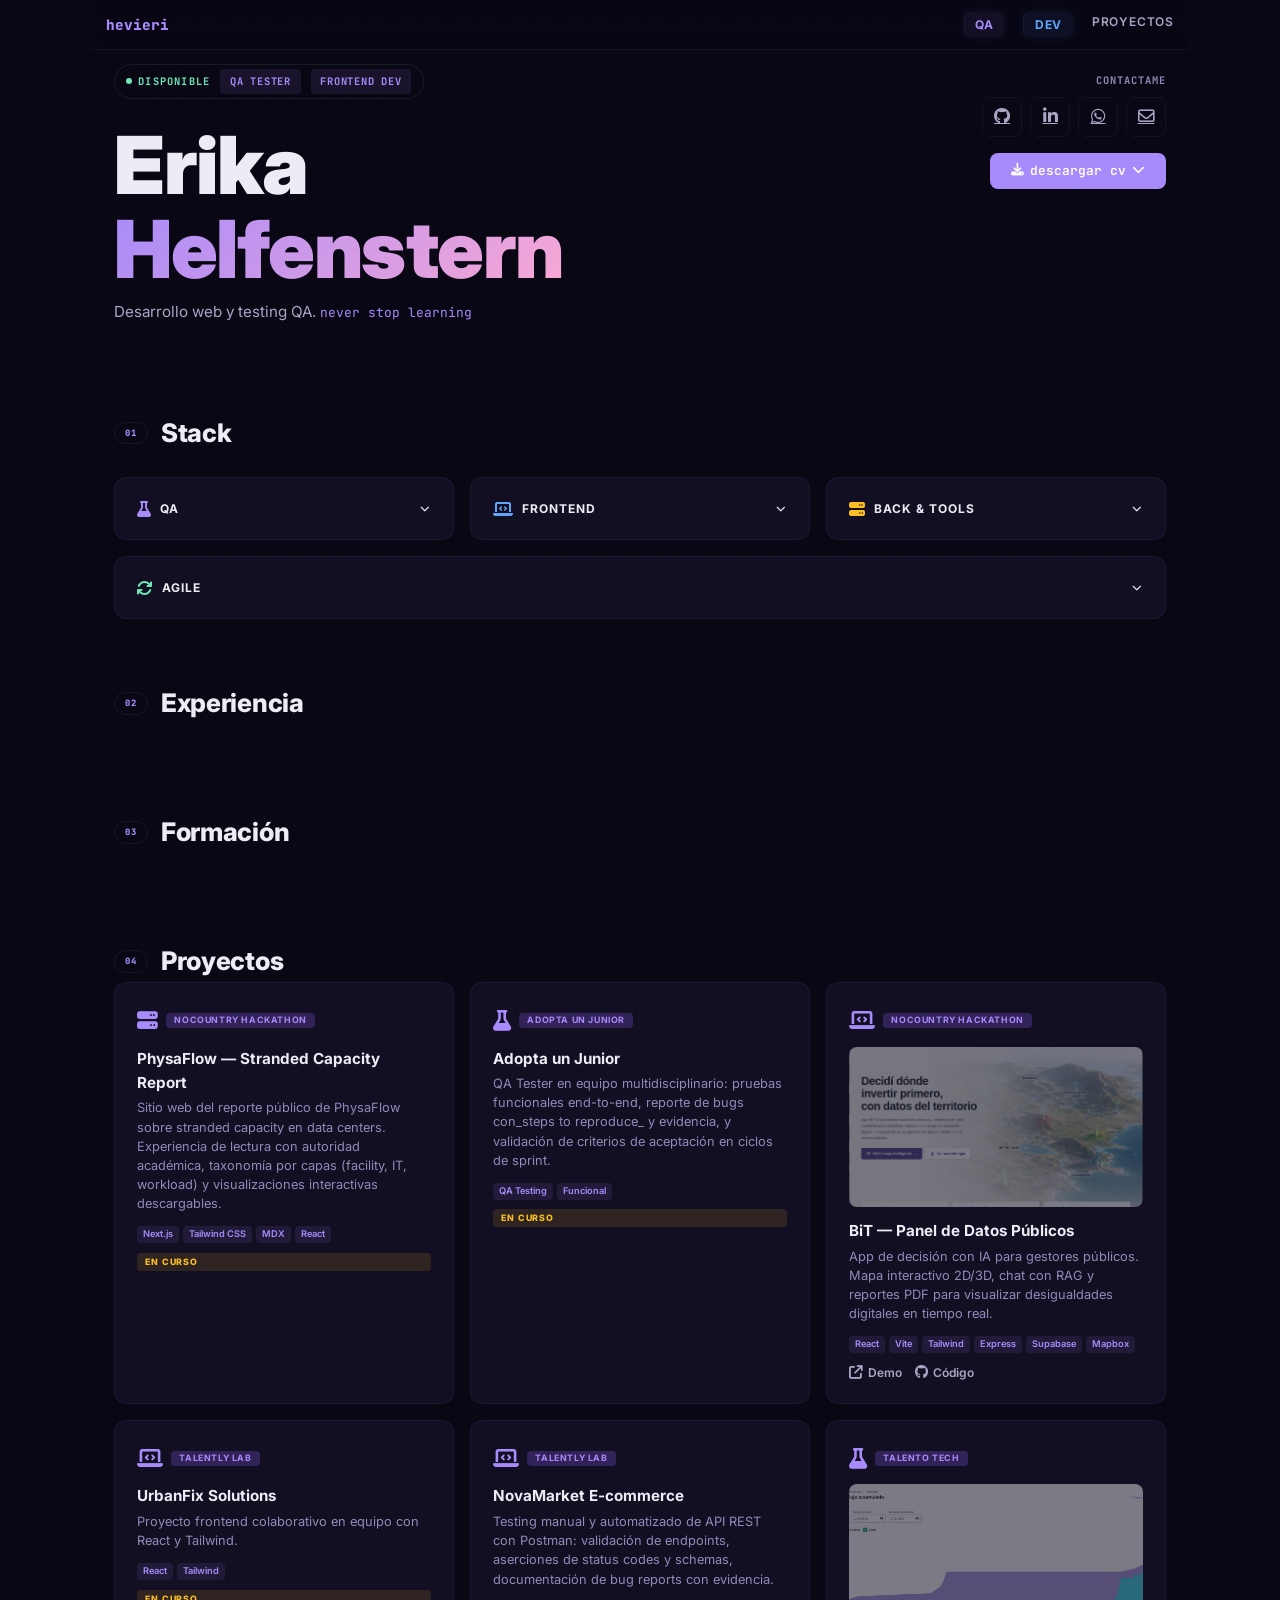
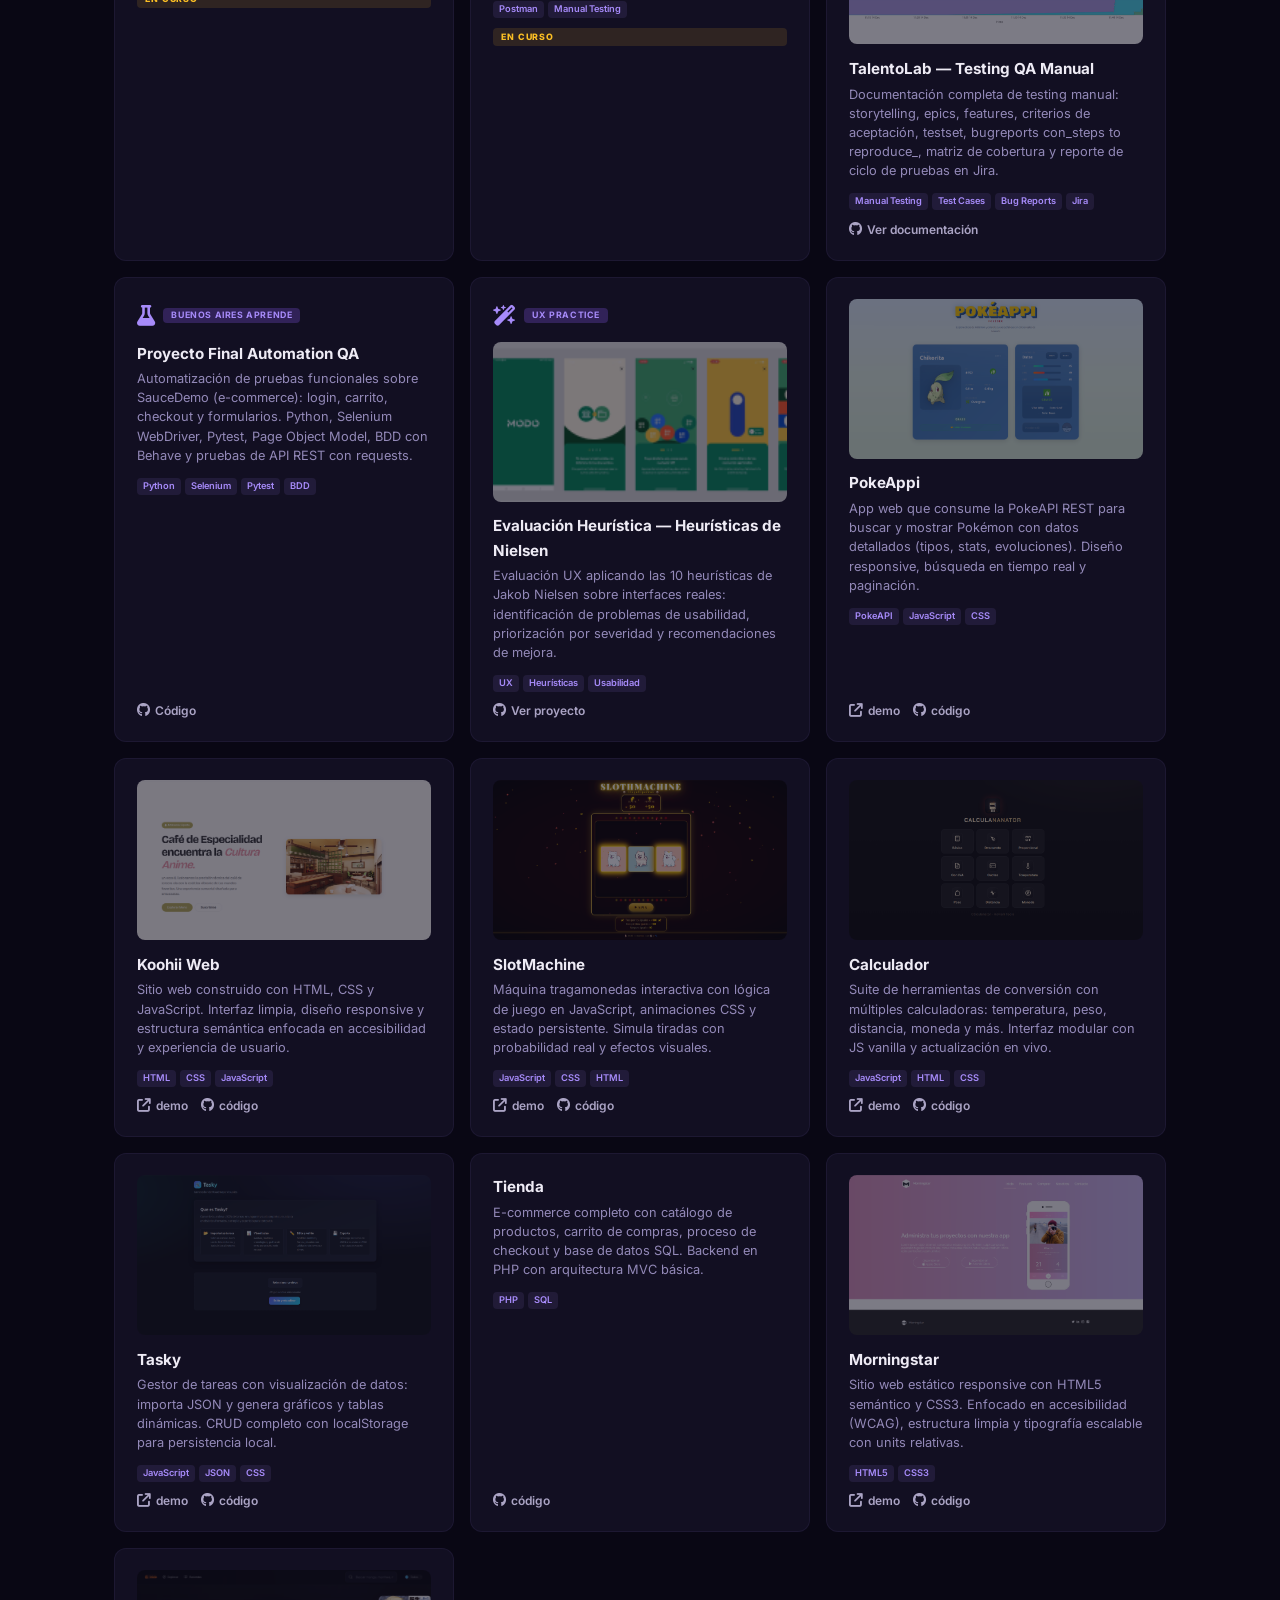
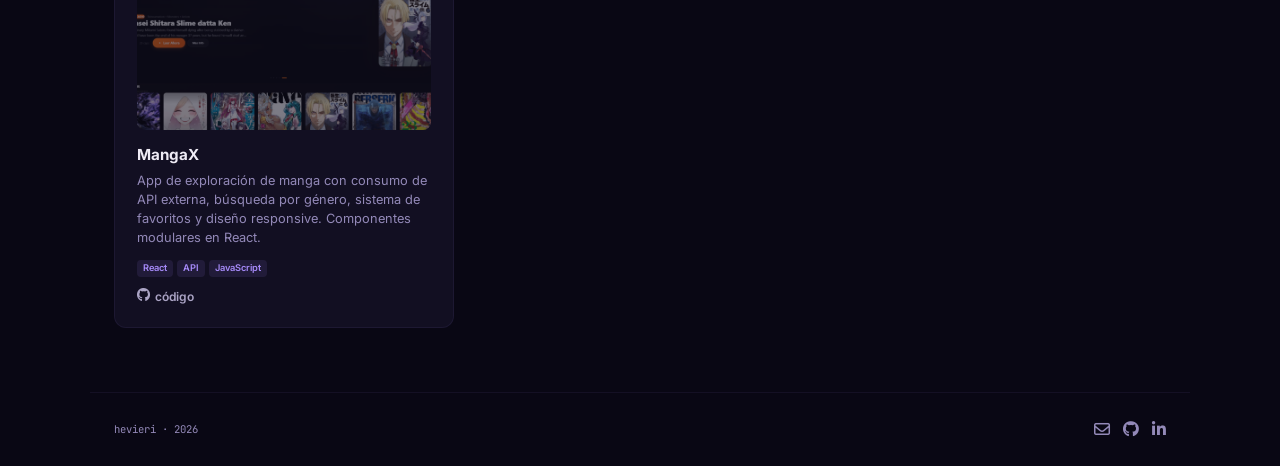
<file: index.html>
<!doctype html>
<html lang="es">
<head>
  <meta charset="UTF-8" />
  <meta name="viewport" content="width=device-width, initial-scale=1.0, minimum-scale=1.0" />
  <meta name="theme-color" content="#090714" />
  <meta name="apple-mobile-web-app-capable" content="yes" />
  <meta name="apple-mobile-web-app-status-bar-style" content="black-translucent" />
  <title>Erika Helfenstern · Dev & QA</title>
  <meta name="description" content="Portfolio de Erika Helfenstern — Desarrollo Web y Testing QA" />
  <link rel="preconnect" href="https://fonts.googleapis.com" />
  <link href="https://fonts.googleapis.com/css2?family=Inter:wght@400;500;600;700;800;900&family=JetBrains+Mono:wght@400;500;700&display=swap" rel="stylesheet" />
  <link rel="stylesheet" href="https://cdnjs.cloudflare.com/ajax/libs/font-awesome/6.5.1/css/all.min.css" />
  <link rel="stylesheet" href="style.css" />
</head>
<body>

  <a href="#main-content" class="skip-link">Saltar al contenido</a>

  <nav class="nav" aria-label="Navegación principal">
    <a href="index.html" class="nav__logo">hevieri</a>
    <button class="nav__hamburger" aria-expanded="false" aria-controls="nav-links" aria-label="Abrir menú de navegación">
      <span></span><span></span><span></span>
    </button>
    <div class="nav__links" id="nav-links" role="menubar">
      <a href="qa.html" class="nav__track nav__track--qa" role="menuitem">qa</a>
      <a href="dev.html" class="nav__track nav__track--dev" role="menuitem">dev</a>
      <a href="#projects" role="menuitem">proyectos</a>
    </div>
  </nav>

  <main id="main-content">
    <section class="hero">
      <div class="hero__left">
        <div class="hero__badge">
          <span class="status-dot"></span> disponible
          <a href="qa.html" class="tag">QA Tester</a>
          <a href="dev.html" class="tag">Frontend Dev</a>
        </div>
        <h1 class="hero__name">
          Erika<br>
          <span class="gradient-text">Helfenstern</span>
        </h1>
        <p class="hero__desc">Desarrollo web y testing QA. <span class="mono">never stop learning</span></p>
      </div>
      <div class="hero__right">
        <div class="hero__contact">
          <span class="hero__contact-title">Contactame</span>
          <div class="hero__contact-links">
            <a href="https://github.com/hevieri" target="_blank" aria-label="GitHub"><i class="fa-brands fa-github"></i></a>
            <a href="https://www.linkedin.com/in/hevieri/" target="_blank" aria-label="LinkedIn"><i class="fa-brands fa-linkedin-in"></i></a>
            <a href="https://wa.me/5491162178105" target="_blank" aria-label="WhatsApp"><i class="fa-brands fa-whatsapp"></i></a>
            <a href="mailto:hevieri.dev@gmail.com" aria-label="Email"><i class="fa-regular fa-envelope"></i></a>
          </div>
        </div>
        <div class="hero__actions">
          <div class="cv-group">
            <button class="btn" aria-haspopup="true" aria-expanded="false" aria-controls="cv-dropdown" onclick="toggleCVDropdown(event)">
              <i class="fa-solid fa-download" aria-hidden="true"></i> descargar cv
              <i class="fa-solid fa-chevron-down" id="cv-arrow" aria-hidden="true"></i>
            </button>
            <div class="cv-dropdown" id="cv-dropdown">
              <a href="cv-general-ats.pdf" download><i class="fa-solid fa-file-lines"></i> CV General (ATS)</a>
              <a href="cv-general.pdf" download><i class="fa-regular fa-file-lines"></i> CV General</a>
            </div>
          </div>
        </div>
      </div>
    </section>

    <section class="section" id="stack" aria-label="Stack tecnológico">
      <div class="section__head">
        <span class="section__num">01</span>
        <h2>Stack</h2>
      </div>
      <div class="stack__grid">
        <div class="card">
          <div class="card__head" onclick="toggleStack(this)"><i class="fa-solid fa-flask" style="color:var(--violet)"></i> <span>QA</span> <i class="fa-solid fa-chevron-down"></i></div>
          <div class="stack__list" id="qa-render"></div>
        </div>
        <div class="card">
          <div class="card__head" onclick="toggleStack(this)"><i class="fa-solid fa-laptop-code" style="color:var(--blue)"></i> <span>Frontend</span> <i class="fa-solid fa-chevron-down"></i></div>
          <div class="stack__list" id="front-render"></div>
        </div>
        <div class="card">
          <div class="card__head" onclick="toggleStack(this)"><i class="fa-solid fa-server" style="color:var(--amber)"></i> <span>Back & Tools</span> <i class="fa-solid fa-chevron-down"></i></div>
          <div class="stack__list" id="back-render"></div>
        </div>
        <div class="card card--full">
          <div class="card__head" onclick="toggleStack(this)"><i class="fa-solid fa-arrows-rotate" style="color:var(--green)"></i> <span>Agile</span> <i class="fa-solid fa-chevron-down"></i></div>
          <div class="stack__tags" id="agile-render"></div>
        </div>
      </div>
    </section>

    <section class="section" id="exp" aria-label="Experiencia">
      <details>
        <summary class="section__head">
          <span class="section__num">02</span>
          <h2>Experiencia</h2>
        </summary>
        <div class="timeline">
          <div class="tl__item">
            <div class="tl__dot"></div>
            <div class="card tl__card">
              <div class="tl__top">
                <i class="fa-solid fa-laptop-code"></i>
                <div><h3>Frontend Developer</h3><span class="tl__role">2026 · React · Trabajo en equipo</span></div>
              </div>
              <div class="tl__tags"><span>React</span><span>Tailwind</span><span>Scrum</span><span>Kanban</span><span>Code Review</span></div>
              <p>Desarrollo frontend en equipo de más de 5 personas con metodologías Scrum y Kanban. Coordinación de sprints, code reviews y desarrollo de interfaces con React y Tailwind CSS.</p>
            </div>
          </div>
          <div class="tl__item">
            <div class="tl__dot"></div>
            <div class="card tl__card">
              <div class="tl__top">
                <i class="fa-solid fa-flask"></i>
                <div><h3>Testing QA</h3><span class="tl__role">2026 · Manual & Automatización</span></div>
              </div>
              <div class="tl__tags"><span>Manual Testing</span><span>QA Automation</span><span>Postman</span><span>Trabajo en Equipo</span></div>
              <p>Pruebas manuales y automatizadas en equipo, reportes de bugs con evidencia, testing de APIs con Postman y validación de criterios de aceptación en ciclos ágiles.</p>
            </div>
          </div>
          <div class="tl__item">
            <div class="tl__dot"></div>
            <div class="card tl__card">
              <div class="tl__top">
                <i class="fa-solid fa-bug"></i>
                <div><h3>uTest</h3><span class="tl__role">Testing Manual · 2024–actualidad</span></div>
              </div>
              <div class="tl__tags"><span>Web Testing</span><span>Mobile Testing</span><span>Bug Reports</span><span>Test Cycles</span></div>
              <p>Testing funcional en escenarios reales Web y Mobile en plataforma uTest. Reportes de bugs precisos con steps to reproduce y evidencia en ciclos de prueba colaborativos.</p>
            </div>
          </div>
          <div class="tl__item">
            <div class="tl__dot"></div>
            <div class="card tl__card">
              <div class="tl__top">
                <i class="fa-solid fa-layer-group"></i>
                <div><h3>Soluciones Web Full-Stack</h3><span class="tl__role">Autodidacta · Equipos 2–4 · Individual</span></div>
              </div>
              <div class="tl__tags"><span>Frontend</span><span>Backend</span><span>Full Stack</span><span>QA</span><span>APIs</span></div>
              <p>Proyectos autodidactas tanto en equipo (2 a 4 personas) como individuales, abarcando frontend, backend, fullstack, testing QA y consumo de APIs. Experiencia versátil en todo el ciclo de desarrollo.</p>
            </div>
          </div>
          <div class="tl__item">
            <div class="tl__dot"></div>
            <div class="card tl__card">
              <div class="tl__top">
                <a href="dev.html"><i class="fa-solid fa-laptop-code"></i></a>
                <div><h3>Maquetado Web & Marketing Digital</h3><span class="tl__role">ElRincónDelFriki.net · 2023–2024</span></div>
              </div>
              <div class="tl__tags"><span>WordPress</span><span>SEO</span><span>Google Ads</span><span>Contenido</span></div>
              <p>Maquetado y gestión integral del sitio web: diseño de páginas, contenido, marketing digital, SEO on-page, monetización con Google Ads y mantenimiento diario.</p>
            </div>
          </div>
        </div>
      </details>
    </section>

    <section class="section" id="edu" aria-label="Formación">
      <details>
        <summary class="section__head">
          <span class="section__num">03</span>
          <h2>Formación</h2>
        </summary>
        <div class="edu__grid">
          <div>
            <h3 class="edu__head" style="color:var(--violet)"><i class="fa-solid fa-flask"></i> Testing / QA</h3>
            <div id="edu-qa-render"></div>
          </div>
          <div>
            <h3 class="edu__head" style="color:var(--blue)"><i class="fa-solid fa-laptop-code"></i> Desarrollo</h3>
            <div id="edu-front-render"></div>
          </div>
        </div>
      </details>
    </section>

    <section class="section" id="projects" aria-label="Proyectos">
      <details open>
        <summary class="section__head">
          <span class="section__num">04</span>
          <h2>Proyectos</h2>
        </summary>
        <div class="projects__grid">
        <div class="card project-card">
          <div class="project-card__top">
            <div class="project-card__icon"><i class="fa-solid fa-server"></i></div>
            <span class="project-card__badge">NoCountry Hackathon</span>
          </div>
          <h3>PhysaFlow — Stranded Capacity Report</h3>
          <p>Sitio web del reporte público de PhysaFlow sobre stranded capacity en data centers. Experiencia de lectura con autoridad académica, taxonomía por capas (facility, IT, workload) y visualizaciones interactivas descargables.</p>
          <div class="project-card__tech"><span>Next.js</span><span>Tailwind CSS</span><span>MDX</span><span>React</span></div>
          <span class="project-card__soon">en curso</span>
        </div>
        <div class="card project-card">
          <div class="project-card__top">
            <div class="project-card__icon"><i class="fa-solid fa-flask"></i></div>
            <span class="project-card__badge">Adopta un Junior</span>
          </div>
          <h3>Adopta un Junior</h3>
          <p>QA Tester en equipo multidisciplinario: pruebas funcionales end-to-end, reporte de bugs con_steps to reproduce_ y evidencia, y validación de criterios de aceptación en ciclos de sprint.</p>
          <div class="project-card__tech"><span>QA Testing</span><span>Funcional</span></div>
          <span class="project-card__soon">en curso</span>
        </div>
        <div class="card project-card">
          <div class="project-card__top">
            <div class="project-card__icon"><i class="fa-solid fa-laptop-code"></i></div>
            <span class="project-card__badge">NoCountry Hackathon</span>
          </div>
          <div class="project-card__img"><img src="img/bit.png" alt="BiT Panel de Datos Públicos" loading="lazy"></div>
          <h3>BiT — Panel de Datos Públicos</h3>
          <p>App de decisión con IA para gestores públicos. Mapa interactivo 2D/3D, chat con RAG y reportes PDF para visualizar desigualdades digitales en tiempo real.</p>
          <div class="project-card__tech"><span>React</span><span>Vite</span><span>Tailwind</span><span>Express</span><span>Supabase</span><span>Mapbox</span></div>
          <div class="project-card__links">
            <a href="https://s06-26-nc-equipo-69-b2g-frontend.vercel.app/" target="_blank" rel="noopener"><i class="fa-solid fa-arrow-up-right-from-square"></i> Demo</a>
            <a href="https://github.com/hevieri/s06-26-nc-equipo-69-b2g" target="_blank" rel="noopener"><i class="fa-brands fa-github"></i> Código</a>
          </div>
        </div>
        <div class="card project-card">
          <div class="project-card__top">
            <div class="project-card__icon"><i class="fa-solid fa-laptop-code"></i></div>
            <span class="project-card__badge">Talently Lab</span>
          </div>
          <h3>UrbanFix Solutions</h3>
          <p>Proyecto frontend colaborativo en equipo con React y Tailwind.</p>
          <div class="project-card__tech"><span>React</span><span>Tailwind</span></div>
          <span class="project-card__soon">en curso</span>
        </div>
        <div class="card project-card">
          <div class="project-card__top">
            <div class="project-card__icon"><i class="fa-solid fa-laptop-code"></i></div>
            <span class="project-card__badge">Talently Lab</span>
          </div>
          <h3>NovaMarket E-commerce</h3>
          <p>Testing manual y automatizado de API REST con Postman: validación de endpoints, aserciones de status codes y schemas, documentación de bug reports con evidencia.</p>
          <div class="project-card__tech"><span>Postman</span><span>Manual Testing</span></div>
          <span class="project-card__soon">en curso</span>
        </div>
        <div class="card project-card">
          <div class="project-card__top">
            <div class="project-card__icon"><i class="fa-solid fa-flask"></i></div>
            <span class="project-card__badge">Talento Tech</span>
          </div>
          <div class="project-card__img"><img src="img/qamanual.png" alt="TalentoLab Testing QA Manual" loading="lazy"></div>
          <h3>TalentoLab — Testing QA Manual</h3>
          <p>Documentación completa de testing manual: storytelling, epics, features, criterios de aceptación, testset, bugreports con_steps to reproduce_, matriz de cobertura y reporte de ciclo de pruebas en Jira.</p>
          <div class="project-card__tech"><span>Manual Testing</span><span>Test Cases</span><span>Bug Reports</span><span>Jira</span></div>
          <div class="project-card__links">
            <a href="https://github.com/hevieri/TestingPortfolio/blob/main/Test%20Cases/Test%20Cases%20-%20TalentoLab.md" target="_blank" rel="noopener"><i class="fa-brands fa-github"></i> Ver documentación</a>
          </div>
        </div>
        <div class="card project-card">
          <div class="project-card__top">
            <div class="project-card__icon"><i class="fa-solid fa-flask"></i></div>
            <span class="project-card__badge">Buenos Aires Aprende</span>
          </div>
          <h3>Proyecto Final Automation QA</h3>
          <p>Automatización de pruebas funcionales sobre SauceDemo (e-commerce): login, carrito, checkout y formularios. Python, Selenium WebDriver, Pytest, Page Object Model, BDD con Behave y pruebas de API REST con requests.</p>
          <div class="project-card__tech"><span>Python</span><span>Selenium</span><span>Pytest</span><span>BDD</span></div>
          <div class="project-card__links">
            <a href="https://github.com/hevieri/proyecto-final-automation-testing-erika-helfenstern" target="_blank" rel="noopener"><i class="fa-brands fa-github"></i> Código</a>
          </div>
        </div>
        <div class="card project-card">
          <div class="project-card__top">
            <div class="project-card__icon"><i class="fa-solid fa-wand-magic-sparkles"></i></div>
            <span class="project-card__badge">UX Practice</span>
          </div>
          <div class="project-card__img"><img src="img/heuristicas.png" alt="Evaluación Heurística Nielsen" loading="lazy"></div>
          <h3>Evaluación Heurística — Heurísticas de Nielsen</h3>
          <p>Evaluación UX aplicando las 10 heurísticas de Jakob Nielsen sobre interfaces reales: identificación de problemas de usabilidad, priorización por severidad y recomendaciones de mejora.</p>
          <div class="project-card__tech"><span>UX</span><span>Heurísticas</span><span>Usabilidad</span></div>
          <div class="project-card__links">
            <a href="https://github.com/hevieri/TestingPortfolio/tree/main/Usability%20Testing" target="_blank" rel="noopener"><i class="fa-brands fa-github"></i> Ver proyecto</a>
          </div>
        </div>
        <div class="card project-card" data-content="0"></div>
        <div class="card project-card" data-content="1"></div>
        <div class="card project-card" data-content="2"></div>
        <div class="card project-card" data-content="3"></div>
        <div class="card project-card" data-content="4"></div>
        <div class="card project-card" data-content="5"></div>
        <div class="card project-card" data-content="6"></div>
        <div class="card project-card" data-content="7"></div>
      </div>
      </details>
    </section>
  </main>

  <footer class="footer" role="contentinfo">
    <span class="mono">hevieri · 2026</span>
    <div class="footer__links">
      <a href="mailto:hevieri.dev@gmail.com" aria-label="Enviar email"><i class="fa-regular fa-envelope" aria-hidden="true"></i></a>
      <a href="https://github.com/hevieri" target="_blank" rel="noopener" aria-label="GitHub"><i class="fa-brands fa-github" aria-hidden="true"></i></a>
      <a href="https://www.linkedin.com/in/hevieri/" target="_blank" rel="noopener" aria-label="LinkedIn"><i class="fa-brands fa-linkedin-in" aria-hidden="true"></i></a>
    </div>
  </footer>

  <script src="script.js"></script>
</body>
</html>
</file>
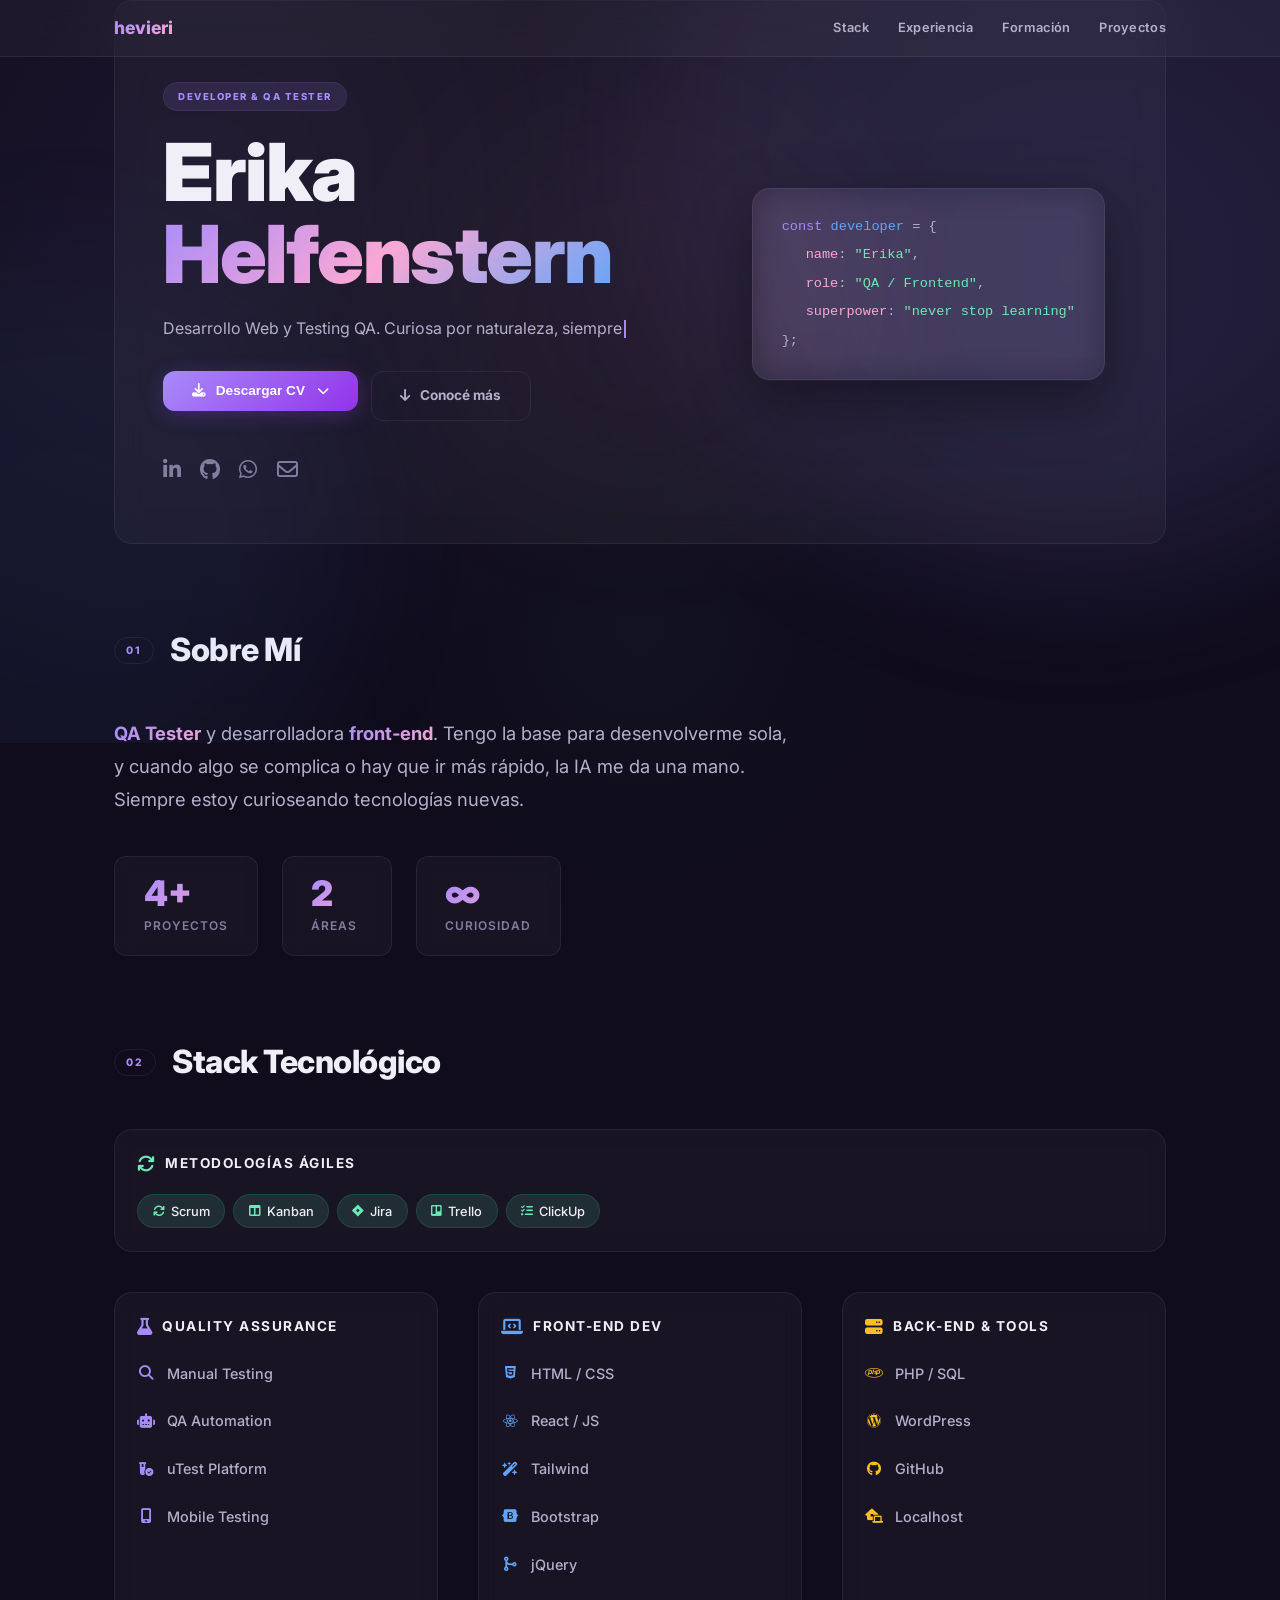
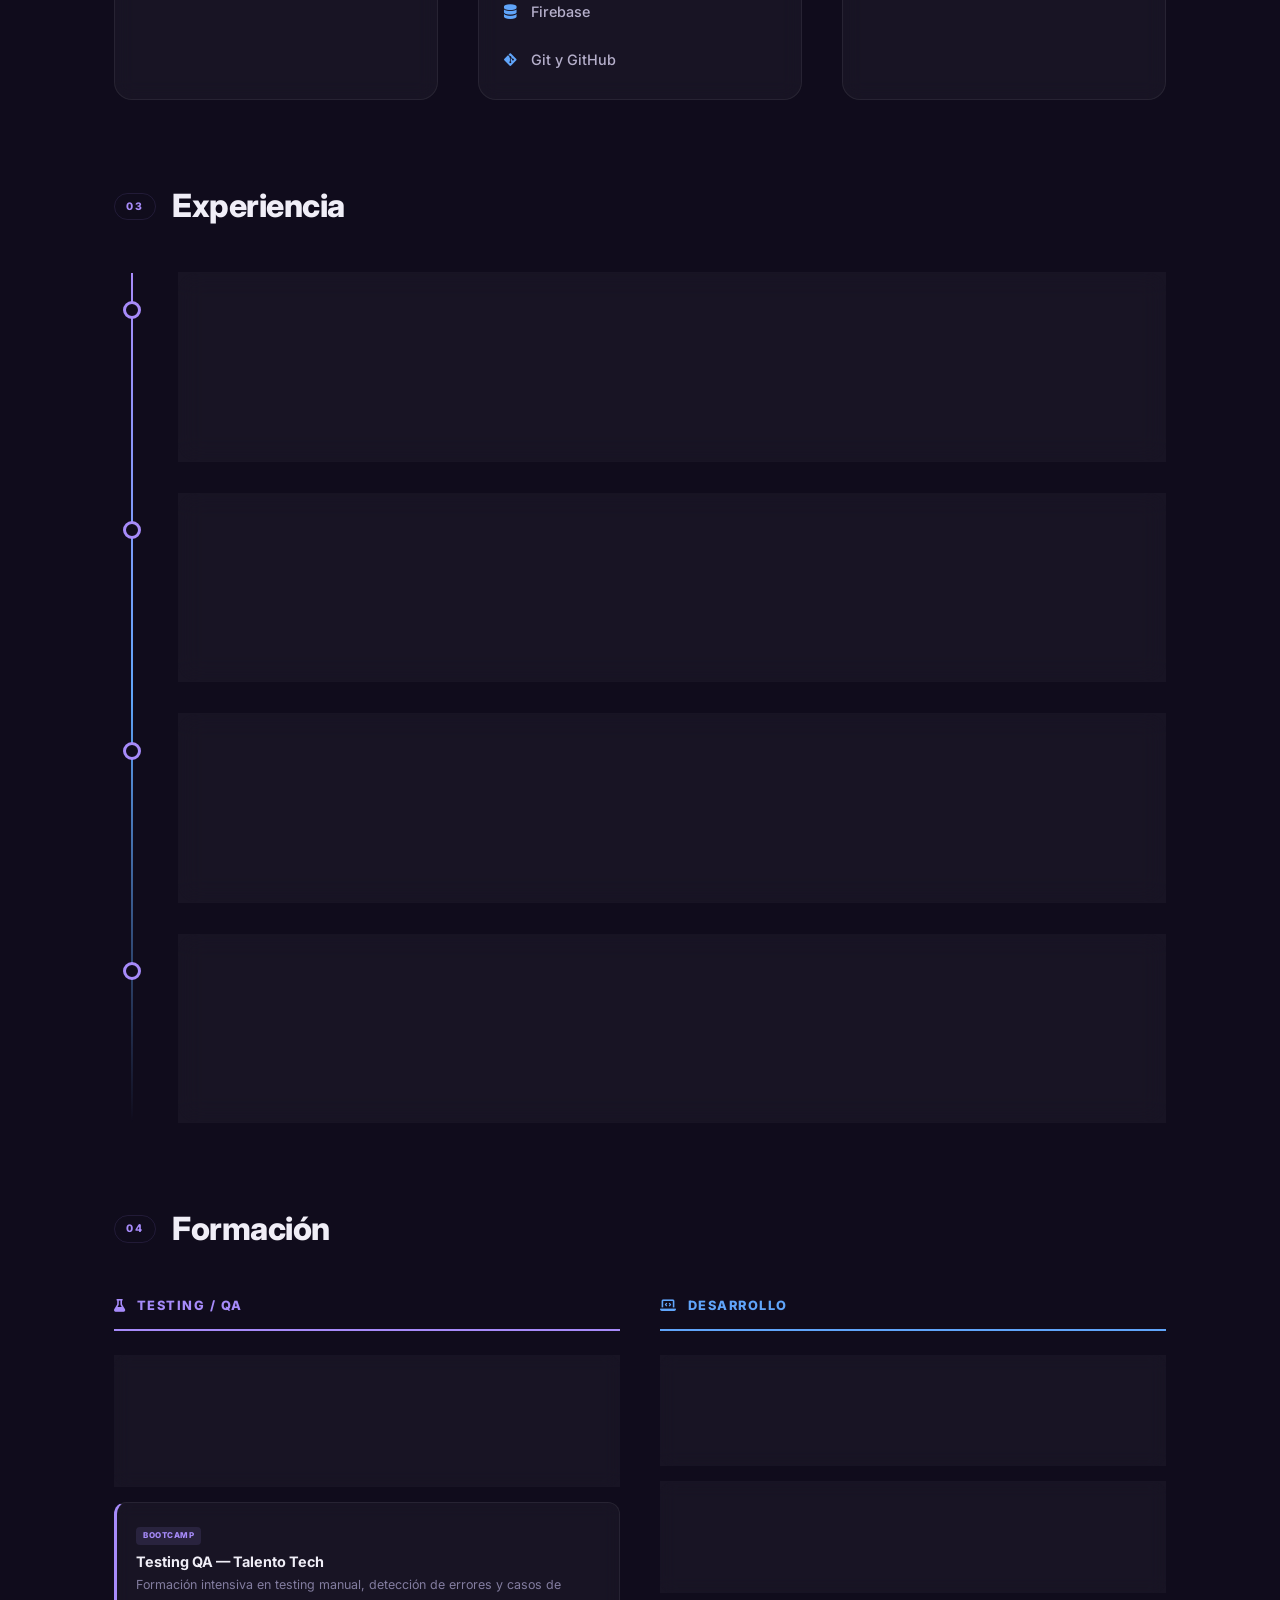
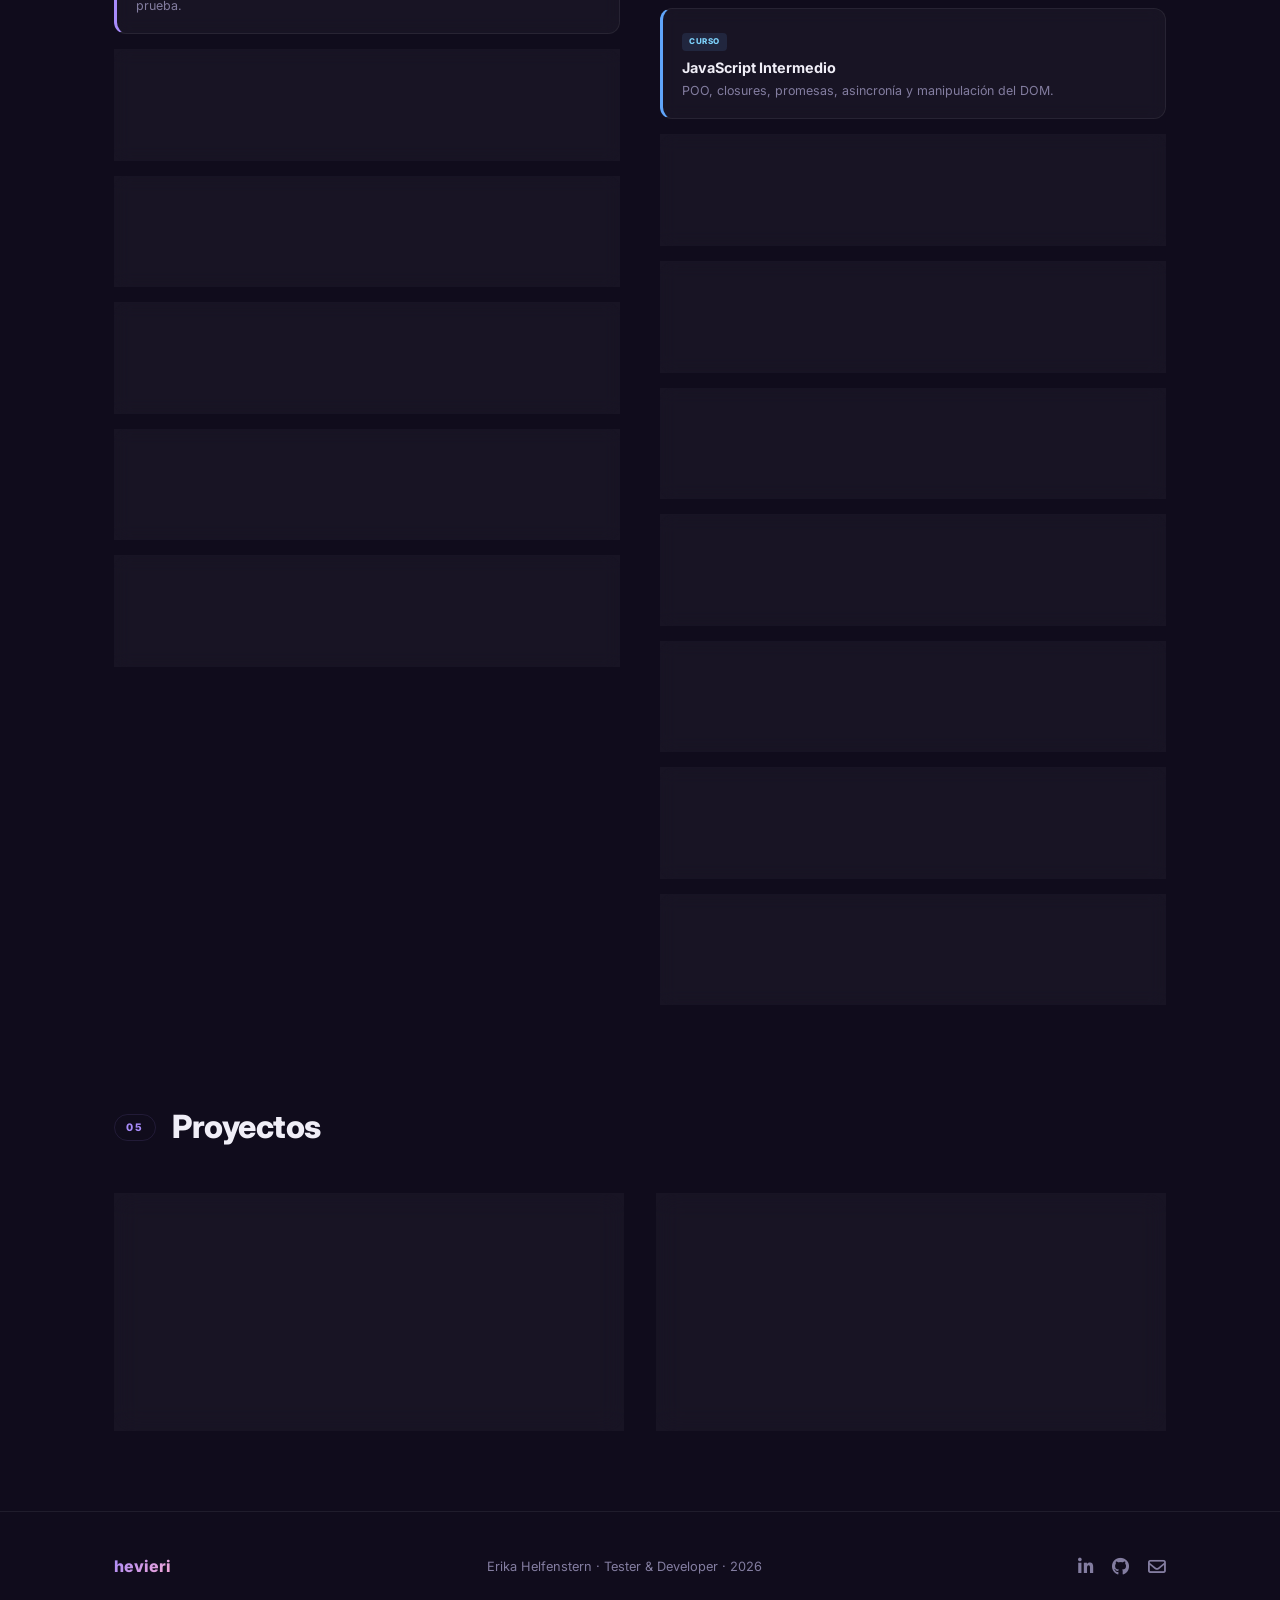
<file: old/index.html>
<!doctype html>
<html lang="es">
<head>
  <meta charset="UTF-8" />
  <meta name="viewport" content="width=device-width, initial-scale=1.0" />
  <title>Erika Helfenstern | Developer & QA Tester</title>
  <meta name="description" content="Portfolio profesional de Erika Helfenstern — Desarrollo Web y Testing QA" />

  <link rel="preconnect" href="https://fonts.googleapis.com" />
  <link href="https://fonts.googleapis.com/css2?family=Inter:wght@300;400;500;600;700;800;900&display=swap" rel="stylesheet" />
  <link rel="stylesheet" href="https://cdnjs.cloudflare.com/ajax/libs/font-awesome/6.5.1/css/all.min.css" />
  <link rel="stylesheet" href="style.css" />
</head>
<body>

  <div class="bg-glow"></div>

  <nav class="navbar">
    <div class="navbar__inner">
      <span class="navbar__logo">hevieri</span>
      <div class="navbar__links">
        <a href="#stack">Stack</a>
        <a href="#experience">Experiencia</a>
        <a href="#education">Formación</a>
        <a href="#projects">Proyectos</a>
      </div>
    </div>
  </nav>

  <main>
    <section class="hero" id="hero">
      <div class="hero__bg">
        <div class="hero__orb hero__orb--1"></div>
        <div class="hero__orb hero__orb--2"></div>
        <div class="hero__orb hero__orb--3"></div>
      </div>

      <div class="hero__inner">
        <div class="hero__main">
          <span class="hero__badge">Developer & QA Tester</span>
          <h1 class="hero__name">
            Erika<br />
            <span class="hero__name--gradient">Helfenstern</span>
          </h1>
          <p class="hero__desc">
            <span id="typing-text"></span><span class="typing-cursor" id="typing-cursor"></span>
          </p>
          <div class="hero__actions">
            <div class="cv-group">
              <button class="btn btn--primary" onclick="toggleCVDropdown(event)">
                <i class="fa-solid fa-download"></i> Descargar CV
                <i class="fa-solid fa-chevron-down btn__arrow" id="cv-arrow"></i>
              </button>
              <div class="cv-dropdown" id="cv-dropdown">
                <a href="cv-qa-ats.pdf" download><i class="fa-solid fa-flask"></i> Testing CV (ATS)</a>
                <a href="cv-frontend-ats.pdf" download><i class="fa-solid fa-laptop-code"></i> Frontend CV (ATS)</a>
                <a href="cv-qa.pdf" download><i class="fa-regular fa-file-lines"></i> Testing CV (Diseño)</a>
                <a href="cv-frontend.pdf" download><i class="fa-regular fa-file-lines"></i> Frontend CV (Diseño)</a>
              </div>
            </div>
            <a href="#stack" class="btn btn--ghost">
              <i class="fa-solid fa-arrow-down"></i> Conocé más
            </a>
          </div>
          <div class="hero__socials">
            <a href="https://www.linkedin.com/in/hevieri/" target="_blank" aria-label="LinkedIn">
              <i class="fa-brands fa-linkedin-in"></i>
            </a>
            <a href="https://github.com/hevieri" target="_blank" aria-label="GitHub">
              <i class="fa-brands fa-github"></i>
            </a>
            <a href="https://wa.me/1162178105" target="_blank" aria-label="WhatsApp">
              <i class="fa-brands fa-whatsapp"></i>
            </a>
            <a href="mailto:hevieri.dev@gmail.com" aria-label="Email">
              <i class="fa-regular fa-envelope"></i>
            </a>
          </div>
        </div>

        <div class="hero__visual">
          <div class="hero__code-snip">
            <div class="code-line"><span class="code-keyword">const</span> <span class="code-var">developer</span> = {</div>
            <div class="code-line code-indent"><span class="code-prop">name</span>: <span class="code-string">"Erika"</span>,</div>
            <div class="code-line code-indent"><span class="code-prop">role</span>: <span class="code-string">"QA / Frontend"</span>,</div>
            <div class="code-line code-indent"><span class="code-prop">superpower</span>: <span class="code-string">"never stop learning"</span></div>
            <div class="code-line">};</div>
          </div>
        </div>
      </div>
    </section>

    <section class="about section-block reveal" id="about">
      <div class="section-header">
        <span class="section-number">01</span>
        <h2 class="section-title">Sobre Mí</h2>
      </div>
      <div class="about__content">
        <p class="reveal reveal-delay-1">
          <span class="text-gradient">QA Tester</span> y desarrolladora
          <span class="text-gradient">front&#8209;end</span>. Tengo la base para
          desenvolverme sola, y cuando algo se complica o hay que ir más rápido,
          la IA me da una mano. Siempre estoy curioseando tecnologías nuevas.
        </p>
        <div class="about__stats reveal reveal-delay-2">
          <div class="stat">
            <span class="stat__num">4+</span>
            <span class="stat__label">Proyectos</span>
          </div>
          <div class="stat">
            <span class="stat__num">2</span>
            <span class="stat__label">Áreas</span>
          </div>
          <div class="stat">
            <span class="stat__num">∞</span>
            <span class="stat__label">Curiosidad</span>
          </div>
        </div>
      </div>
    </section>

    <section class="skills section-block reveal" id="stack">
      <div class="section-header">
        <span class="section-number">02</span>
        <h2 class="section-title">Stack Tecnológico</h2>
      </div>

      <div class="skills__agile reveal reveal-delay-1">
        <div class="skill-category">
          <div class="skill-category__header">
            <i class="fa-solid fa-arrows-rotate" style="color: var(--green)"></i>
            <h3>Metodologías Ágiles</h3>
          </div>
          <div class="skill-tags" id="agile-render"></div>
        </div>
      </div>

      <div class="skills__grid">
        <div class="skill-category reveal reveal-delay-1">
          <div class="skill-category__header">
            <i class="fa-solid fa-flask" style="color: var(--violet)"></i>
            <h3>Quality Assurance</h3>
          </div>
          <div class="skill-list" id="qa-render"></div>
        </div>
        <div class="skill-category reveal reveal-delay-2">
          <div class="skill-category__header">
            <i class="fa-solid fa-laptop-code" style="color: var(--blue)"></i>
            <h3>Front-End Dev</h3>
          </div>
          <div class="skill-list" id="front-render"></div>
        </div>
        <div class="skill-category reveal reveal-delay-3">
          <div class="skill-category__header">
            <i class="fa-solid fa-server" style="color: var(--amber)"></i>
            <h3>Back-End & Tools</h3>
          </div>
          <div class="skill-list" id="back-render"></div>
        </div>
      </div>
    </section>

    <section class="experience section-block reveal" id="experience">
      <div class="section-header">
        <span class="section-number">03</span>
        <h2 class="section-title">Experiencia</h2>
      </div>
      <div class="timeline" id="exp-render">
        <div class="timeline__item reveal reveal-delay-1">
          <div class="timeline__dot"></div>
          <div class="timeline__card">
            <div class="timeline__card-header">
              <i class="fa-solid fa-laptop-code"></i>
              <div>
                <h3>ElRincónDelFriki.net</h3>
                <span class="timeline__role">WordPress · Gestión integral</span>
              </div>
            </div>
            <div class="timeline__tags">
              <span>WordPress</span>
              <span>SEO</span>
              <span>Google Ads</span>
              <span>HTML / CSS</span>
            </div>
            <p>Sitio en WordPress donde subía contenido constantemente y administraba todo: SEO, monetización con publicidad de Google, imágenes, mantenimiento y actualizaciones diarias.</p>
          </div>
        </div>
        <div class="timeline__item reveal reveal-delay-2">
          <div class="timeline__dot"></div>
          <div class="timeline__card">
            <div class="timeline__card-header">
              <i class="fa-solid fa-users"></i>
              <div>
                <h3>Adopta un Junior</h3>
                <span class="timeline__role">QA Tester · Equipo colaborativo</span>
              </div>
            </div>
            <div class="timeline__tags">
              <span>QA Testing</span>
              <span>Pruebas Funcionales</span>
              <span>Colaboración</span>
            </div>
            <p>Ejercí el rol de QA Tester dentro de equipos organizados por áreas, participando en reuniones de coordinación y ciclos de feedback. Colaboré con desarrolladores y diseñadores para asegurar la calidad del software en proyectos que simulaban un entorno laboral real.</p>
          </div>
        </div>
        <div class="timeline__item reveal reveal-delay-3">
          <div class="timeline__dot"></div>
          <div class="timeline__card">
            <div class="timeline__card-header">
              <i class="fa-solid fa-bug"></i>
              <div>
                <h3>uTest</h3>
                <span class="timeline__role">Web & Mobile Testing</span>
              </div>
            </div>
            <div class="timeline__tags">
              <span>Web Testing</span>
              <span>Mobile Testing</span>
              <span>Bug Reports</span>
            </div>
            <p>Mi paso por uTest me permitió enfrentar escenarios auténticos de testing Web y Mobile, adquiriendo disciplina, precisión y capacidad de adaptación en distintos proyectos y contextos.</p>
          </div>
        </div>
        <div class="timeline__item reveal reveal-delay-4">
          <div class="timeline__dot"></div>
          <div class="timeline__card">
            <div class="timeline__card-header">
              <i class="fa-solid fa-lightbulb"></i>
              <div>
                <h3>Proyectos Autodidactas</h3>
                <span class="timeline__role">Frontend · Backend · APIs</span>
              </div>
            </div>
            <div class="timeline__tags">
              <span>Frontend</span>
              <span>Backend</span>
              <span>Testing</span>
              <span>APIs</span>
            </div>
            <p>Suelo llevar adelante proyectos autodidactas para seguir aprendiendo, experimentar nuevas herramientas y perfeccionar mis habilidades en QA y front-end.</p>
          </div>
        </div>
      </div>
    </section>

    <section class="education section-block reveal" id="education">
      <div class="section-header">
        <span class="section-number">04</span>
        <h2 class="section-title">Formación</h2>
      </div>
      <div class="edu__grid">
        <div class="edu__col reveal reveal-delay-1">
          <h3 class="edu__col-title" style="color: var(--violet); border-color: var(--violet);">
            <i class="fa-solid fa-flask"></i> Testing / QA
          </h3>
          <div id="edu-qa-render"></div>
        </div>
        <div class="edu__col reveal reveal-delay-2">
          <h3 class="edu__col-title" style="color: var(--blue); border-color: var(--blue);">
            <i class="fa-solid fa-laptop-code"></i> Desarrollo
          </h3>
          <div id="edu-front-render"></div>
        </div>
      </div>
    </section>

    <section class="projects section-block reveal" id="projects">
      <div class="section-header">
        <span class="section-number">05</span>
        <h2 class="section-title">Proyectos</h2>
      </div>
      <div class="projects__grid">
        <div class="project-card tilt-card reveal reveal-delay-1">
          <div class="tilt-card__glow"></div>
          <div class="tilt-card__content" data-tilt-content="0"></div>
        </div>
        <div class="project-card tilt-card reveal reveal-delay-2">
          <div class="tilt-card__glow"></div>
          <div class="tilt-card__content" data-tilt-content="1"></div>
        </div>
      </div>
    </section>
  </main>

  <footer class="footer">
    <div class="footer__inner">
      <span class="footer__logo">hevieri</span>
      <p>Erika Helfenstern · Tester & Developer · 2026</p>
      <div class="footer__socials">
        <a href="https://www.linkedin.com/in/hevieri/" target="_blank"><i class="fa-brands fa-linkedin-in"></i></a>
        <a href="https://github.com/hevieri" target="_blank"><i class="fa-brands fa-github"></i></a>
        <a href="mailto:hevieri.dev@gmail.com"><i class="fa-regular fa-envelope"></i></a>
      </div>
    </div>
  </footer>

  <script src="script.js"></script>
</body>
</html>
</file>
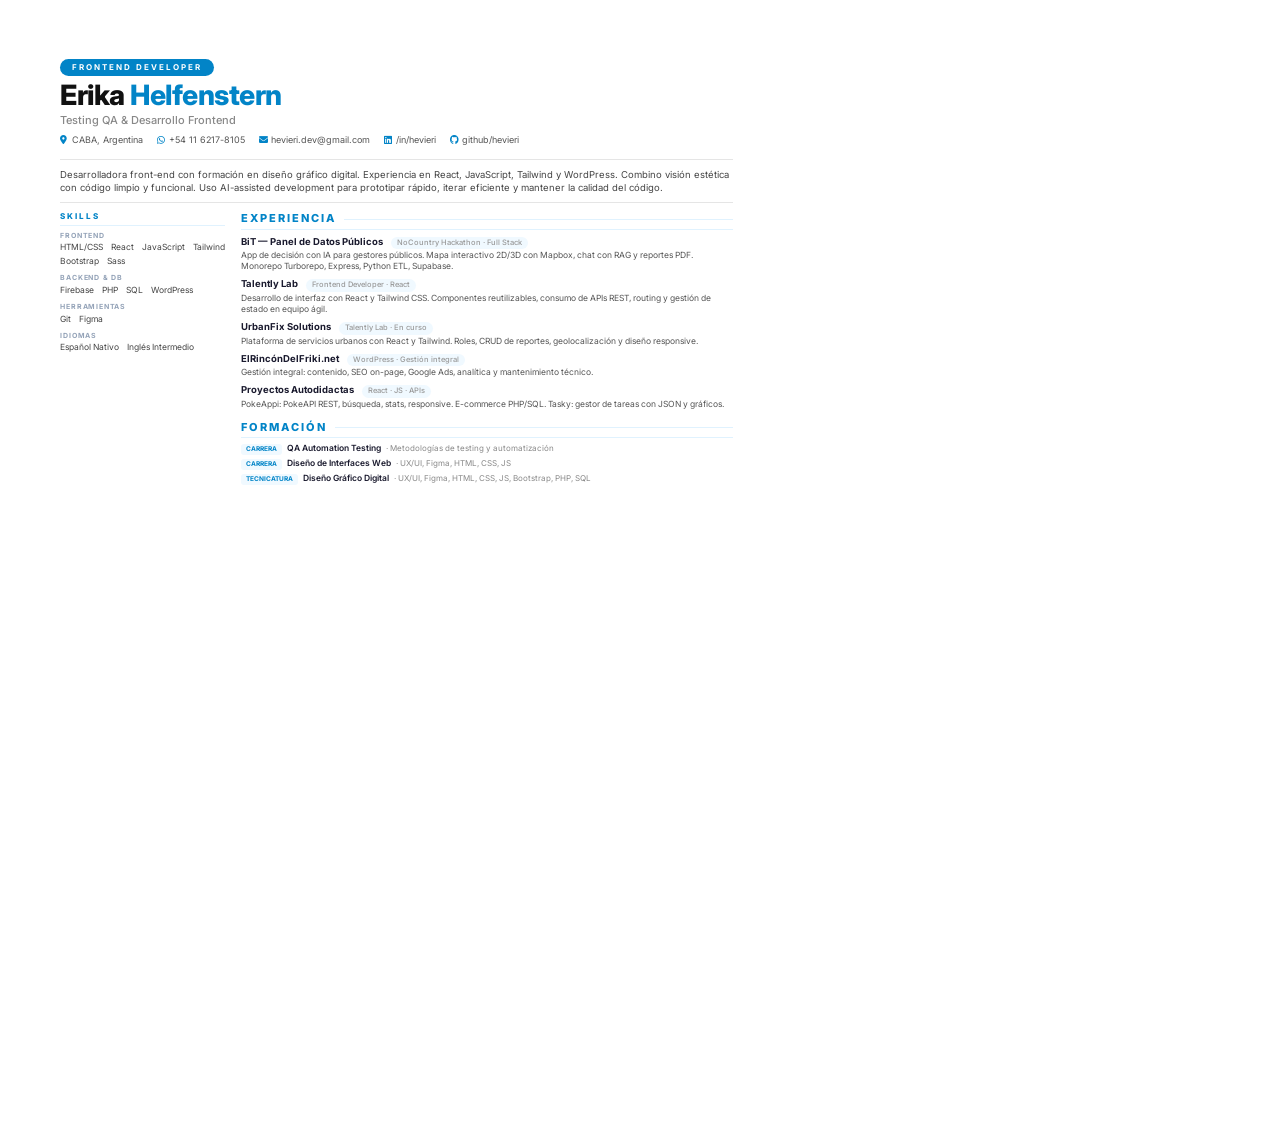
<file: cv-frontend-ats.html>
<!doctype html>
<html lang="es">
<head>
  <meta charset="UTF-8">
  <title>Erika Helfenstern - Frontend Developer</title>
  <link rel="preconnect" href="https://fonts.googleapis.com">
  <link href="https://fonts.googleapis.com/css2?family=Inter:wght@400;500;600;700;800&display=swap" rel="stylesheet">
  <link rel="stylesheet" href="https://cdnjs.cloudflare.com/ajax/libs/font-awesome/6.5.1/css/all.min.css">
  <style>
    * { margin: 0; padding: 0; box-sizing: border-box; }
    body {
      font-family: "Inter", "Segoe UI", Arial, sans-serif;
      font-size: 16px;
      line-height: 1.4;
      color: #1e1e2e;
      background: #fff;
    }
    @page { margin: 0; size: A4; }
    .page {
      width: 210mm;
      height: 297mm;
      padding: 14mm 16mm;
      display: flex;
      flex-direction: column;
    }

    /* ── Header ── */
    .header { margin-bottom: 4px; }
    .badge {
      display: inline-block;
      background: #0284c7;
      color: #fff;
      font-size: 8px;
      font-weight: 700;
      text-transform: uppercase;
      letter-spacing: 2px;
      padding: 3px 12px;
      border-radius: 10px;
      margin-bottom: 4px;
    }
    h1 { font-size: 28px; font-weight: 800; letter-spacing: -0.5px; color: #111; line-height: 1.1; }
    h1 span { color: #0284c7; }
    .subtitle {
      font-size: 11px;
      font-weight: 500;
      color: #888;
      margin-top: 2px;
    }
    .contact-line {
      display: flex;
      flex-wrap: wrap;
      gap: 3px 14px;
      margin-top: 6px;
      font-size: 9px;
      color: #555;
    }
    .contact-line a { color: #555; text-decoration: none; }
    .contact-line i { color: #0284c7; width: 12px; font-size: 9px; }

    .divider { height: 1px; background: #e5e5e5; margin: 8px 0; }

    /* ── Layout ── */
    .main-layout {
      display: flex;
      flex: 1;
      gap: 16px;
    }
    .sidebar {
      width: 165px;
      min-width: 165px;
      display: flex;
      flex-direction: column;
      gap: 10px;
    }
    .content {
      flex: 1;
      display: flex;
      flex-direction: column;
      gap: 10px;
    }

    /* ── Sidebar ── */
    .stitle {
      font-size: 8px;
      font-weight: 800;
      text-transform: uppercase;
      letter-spacing: 2px;
      color: #0284c7;
      margin-bottom: 4px;
      padding-bottom: 2px;
      border-bottom: 1px solid #e0f2fe;
    }
    .skill-group-label {
      font-size: 7px;
      font-weight: 700;
      text-transform: uppercase;
      letter-spacing: 0.8px;
      color: #94a3b8;
      margin-top: 5px;
      margin-bottom: 2px;
    }
    .skill-group-label:first-child { margin-top: 0; }
    .skill-list { display: flex; flex-wrap: wrap; gap: 2px 8px; }
    .skill-list span { font-size: 8.5px; color: #444; }

    /* ── Content ── */
    .sec-title {
      font-size: 11px;
      font-weight: 800;
      text-transform: uppercase;
      letter-spacing: 2px;
      color: #0284c7;
      margin-bottom: 5px;
      padding-bottom: 2px;
      border-bottom: 1px solid #e0f2fe;
      display: flex;
      align-items: center;
      gap: 8px;
    }
    .sec-title::after {
      content: "";
      flex: 1;
      height: 1px;
      background: #e0f2fe;
    }

    .exp-list { display: flex; flex-direction: column; gap: 5px; }
    .exp-item { }
    .exp-header { display: flex; align-items: baseline; gap: 8px; flex-wrap: wrap; }
    .exp-header h4 { font-size: 9.5px; font-weight: 700; color: #1a1a2e; }
    .exp-meta {
      font-size: 7.5px;
      font-weight: 500;
      color: #999;
      background: #f0f9ff;
      padding: 1px 6px;
      border-radius: 8px;
    }
    .exp-item p { font-size: 8.5px; color: #555; line-height: 1.3; margin-top: 1px; }

    .edu-list { display: flex; flex-direction: column; gap: 3px; }
    .edu-item { display: flex; align-items: baseline; gap: 5px; flex-wrap: wrap; }
    .edu-tag {
      font-size: 6.5px;
      font-weight: 700;
      text-transform: uppercase;
      background: #f0f9ff;
      color: #0284c7;
      padding: 1px 5px;
      border-radius: 3px;
      flex-shrink: 0;
    }
    .edu-item h5 { font-size: 8.5px; font-weight: 600; color: #1a1a2e; }
    .edu-item p { font-size: 8px; color: #888; }

    .summary {
      font-size: 9.5px;
      color: #444;
      line-height: 1.4;
    }
  </style>
</head>
<body>
  <div class="page">
    <div class="header">
      <span class="badge">Frontend Developer</span>
      <h1>Erika <span>Helfenstern</span></h1>
      <div class="subtitle">Testing QA & Desarrollo Frontend</div>
      <div class="contact-line">
        <span><i class="fa-solid fa-location-dot"></i>CABA, Argentina</span>
        <a href="https://wa.me/541162178105"><i class="fa-brands fa-whatsapp"></i>+54 11 6217-8105</a>
        <a href="mailto:hevieri.dev@gmail.com"><i class="fa-solid fa-envelope"></i>hevieri.dev@gmail.com</a>
        <a href="https://www.linkedin.com/in/hevieri/"><i class="fa-brands fa-linkedin"></i>/in/hevieri</a>
        <a href="https://github.com/hevieri"><i class="fa-brands fa-github"></i>github/hevieri</a>
      </div>
    </div>

    <div class="divider"></div>

    <p class="summary">Desarrolladora front-end con formación en diseño gráfico digital. Experiencia en React, JavaScript, Tailwind y WordPress. Combino visión estética con código limpio y funcional. Uso AI-assisted development para prototipar rápido, iterar eficiente y mantener la calidad del código.</p>

    <div class="divider"></div>

    <div class="main-layout">
      <div class="sidebar">
        <div>
          <div class="stitle">Skills</div>
          <div class="skill-group-label">Frontend</div>
          <div class="skill-list">
            <span>HTML/CSS</span> <span>React</span> <span>JavaScript</span> <span>Tailwind</span> <span>Bootstrap</span> <span>Sass</span>
          </div>
          <div class="skill-group-label">Backend & DB</div>
          <div class="skill-list">
            <span>Firebase</span> <span>PHP</span> <span>SQL</span> <span>WordPress</span>
          </div>
          <div class="skill-group-label">Herramientas</div>
          <div class="skill-list">
            <span>Git</span> <span>Figma</span>
          </div>
          <div class="skill-group-label">Idiomas</div>
          <div class="skill-list">
            <span>Español Nativo</span> <span>Inglés Intermedio</span>
          </div>
        </div>
      </div>

      <div class="content">
        <div>
          <div class="sec-title">Experiencia</div>
          <div class="exp-list">
            <div class="exp-item">
              <div class="exp-header">
                <h4>BiT — Panel de Datos Públicos</h4>
                <span class="exp-meta">NoCountry Hackathon · Full Stack</span>
              </div>
              <p>App de decisión con IA para gestores públicos. Mapa interactivo 2D/3D con Mapbox, chat con RAG y reportes PDF. Monorepo Turborepo, Express, Python ETL, Supabase.</p>
            </div>
            <div class="exp-item">
              <div class="exp-header">
                <h4>Talently Lab</h4>
                <span class="exp-meta">Frontend Developer · React</span>
              </div>
              <p>Desarrollo de interfaz con React y Tailwind CSS. Componentes reutilizables, consumo de APIs REST, routing y gestión de estado en equipo ágil.</p>
            </div>
            <div class="exp-item">
              <div class="exp-header">
                <h4>UrbanFix Solutions</h4>
                <span class="exp-meta">Talently Lab · En curso</span>
              </div>
              <p>Plataforma de servicios urbanos con React y Tailwind. Roles, CRUD de reportes, geolocalización y diseño responsive.</p>
            </div>
            <div class="exp-item">
              <div class="exp-header">
                <h4>ElRincónDelFriki.net</h4>
                <span class="exp-meta">WordPress · Gestión integral</span>
              </div>
              <p>Gestión integral: contenido, SEO on-page, Google Ads, analítica y mantenimiento técnico.</p>
            </div>
            <div class="exp-item">
              <div class="exp-header">
                <h4>Proyectos Autodidactas</h4>
                <span class="exp-meta">React · JS · APIs</span>
              </div>
              <p>PokeAppi: PokeAPI REST, búsqueda, stats, responsive. E-commerce PHP/SQL. Tasky: gestor de tareas con JSON y gráficos.</p>
            </div>
          </div>
        </div>

        <div>
          <div class="sec-title">Formación</div>
          <div class="edu-list">
            <div class="edu-item">
              <span class="edu-tag">Carrera</span>
              <h5>QA Automation Testing</h5>
              <p>· Metodologías de testing y automatización</p>
            </div>
            <div class="edu-item">
              <span class="edu-tag">Carrera</span>
              <h5>Diseño de Interfaces Web</h5>
              <p>· UX/UI, Figma, HTML, CSS, JS</p>
            </div>
            <div class="edu-item">
              <span class="edu-tag">Tecnicatura</span>
              <h5>Diseño Gráfico Digital</h5>
              <p>· UX/UI, Figma, HTML, CSS, JS, Bootstrap, PHP, SQL</p>
            </div>
          </div>
        </div>
      </div>
    </div>
  </div>
</body>
</html>
</file>
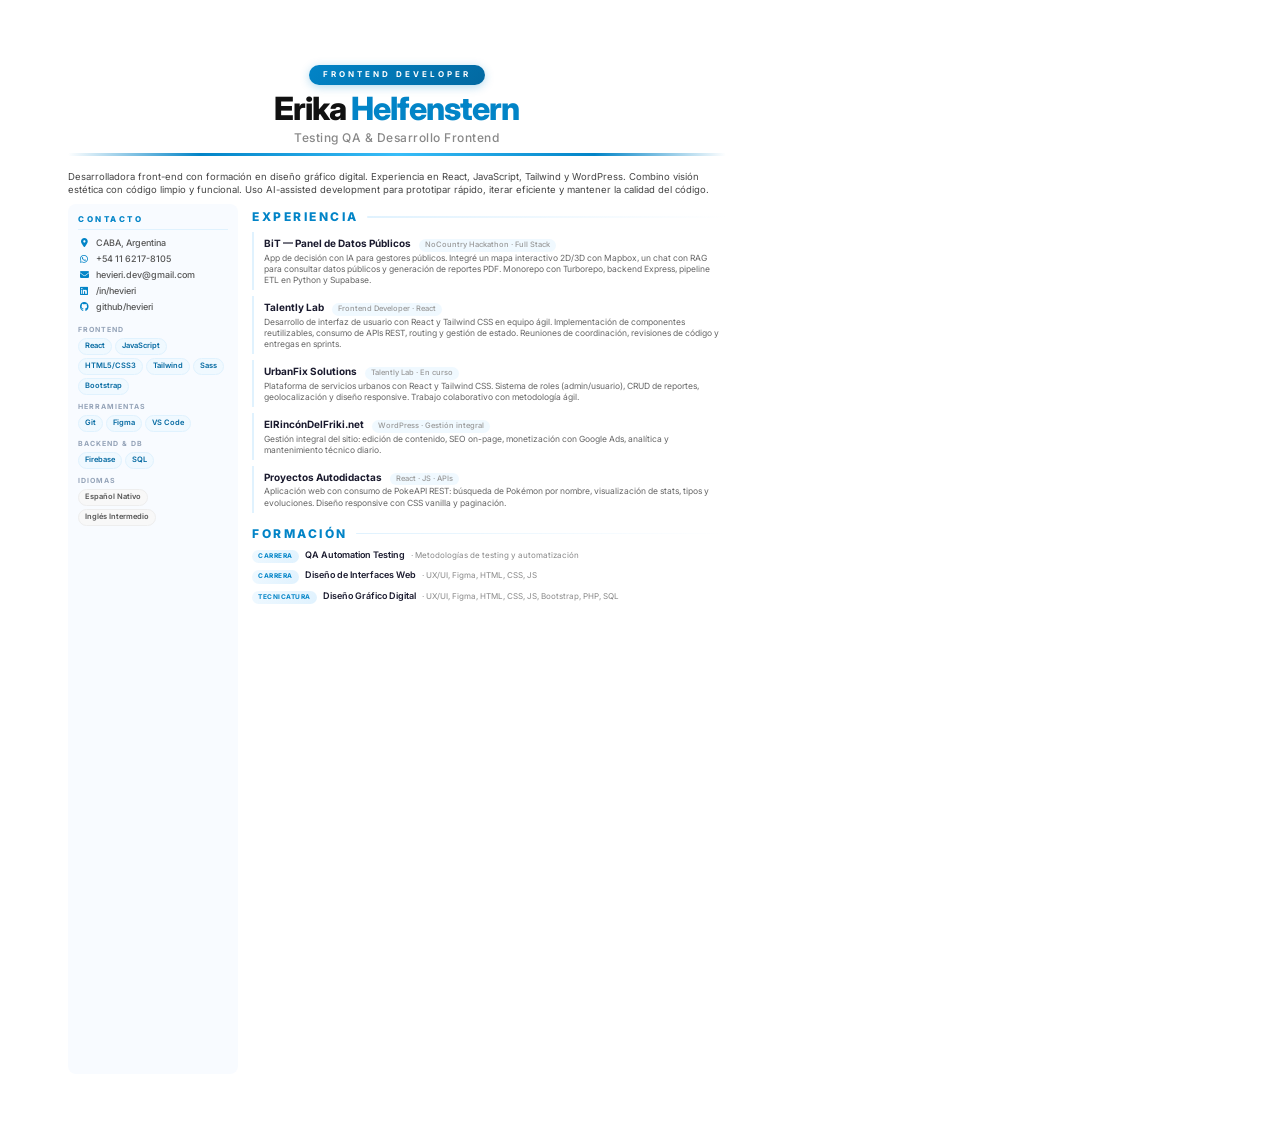
<file: cv-frontend.html>
<!doctype html>
<html lang="es">
<head>
  <meta charset="UTF-8">
  <title>Erika Helfenstern - Frontend Developer</title>
  <link rel="preconnect" href="https://fonts.googleapis.com">
  <link href="https://fonts.googleapis.com/css2?family=Inter:wght@400;500;600;700;800&display=swap" rel="stylesheet">
  <link rel="stylesheet" href="https://cdnjs.cloudflare.com/ajax/libs/font-awesome/6.5.1/css/all.min.css">
  <style>
    * { margin: 0; padding: 0; box-sizing: border-box; }
    body {
      font-family: "Inter", "Segoe UI", sans-serif;
      font-size: 16px;
      line-height: 1.45;
      color: #1e1e2e;
      background: #fff;
    }
    @page { margin: 0; size: A4; }
    .page {
      width: 210mm;
      height: 297mm;
      padding: 16mm 18mm 14mm;
      display: flex;
      flex-direction: column;
    }

    /* ── Header ── */
    .header { margin-bottom: 6px; text-align: center; }
    .badge {
      display: inline-block;
      background: linear-gradient(135deg, #0284c7 0%, #0369a1 100%);
      color: #fff;
      font-size: 8px;
      font-weight: 700;
      text-transform: uppercase;
      letter-spacing: 3px;
      padding: 4px 14px;
      border-radius: 20px;
      margin-bottom: 6px;
      box-shadow: 0 2px 10px rgba(2,132,199,0.3);
    }
    h1 { font-size: 32px; font-weight: 800; letter-spacing: -1px; color: #111; line-height: 1.1; }
    h1 span { color: #0284c7; }
    .subtitle {
      font-size: 12px;
      font-weight: 500;
      color: #888;
      letter-spacing: 0.5px;
      margin-top: 3px;
    }

    .top-divider {
      height: 3px;
      border: none;
      border-radius: 2px;
      background: linear-gradient(90deg, transparent, #0284c7 20%, #38bdf8 50%, #0284c7 80%, transparent);
      margin-bottom: 14px;
    }

    /* ── Layout ── */
    .main-layout {
      display: flex;
      flex: 1;
      gap: 18px;
    }

    /* ── Sidebar ── */
    .sidebar {
      width: 170px;
      min-width: 170px;
      display: flex;
      flex-direction: column;
      gap: 12px;
      background: #f8fbff;
      border-radius: 8px;
      padding: 10px;
      margin: -4px -4px -4px 0;
    }
    .sidebar-section { }
    .stitle {
      font-size: 8px;
      font-weight: 800;
      text-transform: uppercase;
      letter-spacing: 2.5px;
      color: #0284c7;
      margin-bottom: 6px;
      padding-bottom: 3px;
      border-bottom: 1.5px solid #e0f2fe;
    }
    .contact-list { display: flex; flex-direction: column; gap: 3px; }
    .contact-list a, .contact-list span {
      display: flex;
      align-items: center;
      gap: 6px;
      font-size: 9px;
      font-weight: 500;
      color: #555;
      text-decoration: none;
    }
    .contact-list i { color: #0284c7; width: 12px; font-size: 9px; text-align: center; }

    .skill-pills { display: flex; flex-wrap: wrap; gap: 3px; }
    .pill {
      display: inline-block;
      font-size: 7.5px;
      font-weight: 600;
      color: #0369a1;
      background: #f0f9ff;
      border: 1px solid #e0f2fe;
      padding: 2px 6px;
      border-radius: 10px;
      white-space: nowrap;
    }
    .pill.lang {
      color: #555;
      background: #f8f8f8;
      border-color: #eee;
    }
    .skill-cat {
      font-size: 7px;
      font-weight: 700;
      text-transform: uppercase;
      letter-spacing: 1px;
      color: #94a3b8;
      margin-bottom: 3px;
      margin-top: 7px;
    }
    .skill-cat:first-child { margin-top: 0; }

    /* ── Content ── */
    .content {
      flex: 1;
      display: flex;
      flex-direction: column;
      gap: 12px;
    }
    .sec-title {
      font-size: 12px;
      font-weight: 800;
      text-transform: uppercase;
      letter-spacing: 2.5px;
      color: #0284c7;
      margin-bottom: 6px;
      display: flex;
      align-items: center;
      gap: 8px;
    }
    .sec-title::after {
      content: "";
      flex: 1;
      height: 1.5px;
      background: linear-gradient(90deg, #e0f2fe, transparent);
      border-radius: 1px;
    }

    .exp-list { display: flex; flex-direction: column; gap: 6px; }
    .exp-item {
      padding: 4px 0 4px 10px;
      border-left: 2.5px solid #e0f2fe;
    }
    .exp-header { display: flex; align-items: baseline; gap: 8px; flex-wrap: wrap; }
    .exp-header h4 { font-size: 10px; font-weight: 700; color: #1a1a2e; }
    .exp-header .exp-meta {
      font-size: 7.5px;
      font-weight: 500;
      color: #999;
      background: #f0f9ff;
      padding: 1px 6px;
      border-radius: 8px;
    }
    .exp-item p { font-size: 8.5px; color: #666; line-height: 1.3; margin-top: 1px; }

    .edu-list { display: flex; flex-direction: column; gap: 5px; }
    .edu-item { display: flex; align-items: baseline; gap: 6px; flex-wrap: wrap; }
    .edu-tag {
      font-size: 6.5px;
      font-weight: 700;
      text-transform: uppercase;
      background: linear-gradient(135deg, #f0f9ff, #e0f2fe);
      color: #0284c7;
      padding: 2px 6px;
      border-radius: 10px;
      letter-spacing: 0.5px;
      flex-shrink: 0;
    }
    .edu-item h5 { font-size: 9px; font-weight: 600; color: #1a1a2e; }
    .edu-item p { font-size: 8px; color: #888; }

    .summary {
      font-size: 9.5px;
      color: #444;
      line-height: 1.4;
      margin-bottom: 12px;
    }
  </style>
</head>
<body>
  <div class="page">
    <div class="header">
      <span class="badge">Frontend Developer</span>
      <h1>Erika <span>Helfenstern</span></h1>
      <div class="subtitle">Testing QA & Desarrollo Frontend</div>
    </div>

    <hr class="top-divider">

    <p class="summary">Desarrolladora front-end con formación en diseño gráfico digital. Experiencia en React, JavaScript, Tailwind y WordPress. Combino visión estética con código limpio y funcional. Uso AI-assisted development para prototipar rápido, iterar eficiente y mantener la calidad del código.</p>

    <div class="main-layout">
      <div class="sidebar">
        <div class="sidebar-section">
          <div class="stitle">Contacto</div>
          <div class="contact-list">
            <span><i class="fa-solid fa-location-dot"></i>CABA, Argentina</span>
            <a href="https://wa.me/541162178105"><i class="fa-brands fa-whatsapp"></i>+54 11 6217-8105</a>
            <a href="mailto:hevieri.dev@gmail.com"><i class="fa-solid fa-envelope"></i>hevieri.dev@gmail.com</a>
            <a href="https://www.linkedin.com/in/hevieri/"><i class="fa-brands fa-linkedin"></i>/in/hevieri</a>
            <a href="https://github.com/hevieri"><i class="fa-brands fa-github"></i>github/hevieri</a>
          </div>
        </div>

        <div class="sidebar-section">
          <div class="skill-cat">Frontend</div>
          <div class="skill-pills">
            <span class="pill">React</span>
            <span class="pill">JavaScript</span>
            <span class="pill">HTML5/CSS3</span>
            <span class="pill">Tailwind</span>
            <span class="pill">Sass</span>
            <span class="pill">Bootstrap</span>
          </div>
          <div class="skill-cat">Herramientas</div>
          <div class="skill-pills">
            <span class="pill">Git</span>
            <span class="pill">Figma</span>
            <span class="pill">VS Code</span>
          </div>
          <div class="skill-cat">Backend & DB</div>
          <div class="skill-pills">
            <span class="pill">Firebase</span>
            <span class="pill">SQL</span>
          </div>
          <div class="skill-cat">Idiomas</div>
          <div class="skill-pills">
            <span class="pill lang">Español Nativo</span>
            <span class="pill lang">Inglés Intermedio</span>
          </div>
        </div>
      </div>

      <div class="content">
        <div>
          <div class="sec-title">Experiencia</div>
          <div class="exp-list">
            <div class="exp-item">
              <div class="exp-header">
                <h4>BiT — Panel de Datos Públicos</h4>
                <span class="exp-meta">NoCountry Hackathon · Full Stack</span>
              </div>
              <p>App de decisión con IA para gestores públicos. Integré un mapa interactivo 2D/3D con Mapbox, un chat con RAG para consultar datos públicos y generación de reportes PDF. Monorepo con Turborepo, backend Express, pipeline ETL en Python y Supabase.</p>
            </div>
            <div class="exp-item">
              <div class="exp-header">
                <h4>Talently Lab</h4>
                <span class="exp-meta">Frontend Developer · React</span>
              </div>
              <p>Desarrollo de interfaz de usuario con React y Tailwind CSS en equipo ágil. Implementación de componentes reutilizables, consumo de APIs REST, routing y gestión de estado. Reuniones de coordinación, revisiones de código y entregas en sprints.</p>
            </div>
            <div class="exp-item">
              <div class="exp-header">
                <h4>UrbanFix Solutions</h4>
                <span class="exp-meta">Talently Lab · En curso</span>
              </div>
              <p>Plataforma de servicios urbanos con React y Tailwind CSS. Sistema de roles (admin/usuario), CRUD de reportes, geolocalización y diseño responsive. Trabajo colaborativo con metodología ágil.</p>
            </div>
            <div class="exp-item">
              <div class="exp-header">
                <h4>ElRincónDelFriki.net</h4>
                <span class="exp-meta">WordPress · Gestión integral</span>
              </div>
              <p>Gestión integral del sitio: edición de contenido, SEO on-page, monetización con Google Ads, analítica y mantenimiento técnico diario.</p>
            </div>
            <div class="exp-item">
              <div class="exp-header">
                <h4>Proyectos Autodidactas</h4>
                <span class="exp-meta">React · JS · APIs</span>
              </div>
              <p>Aplicación web con consumo de PokeAPI REST: búsqueda de Pokémon por nombre, visualización de stats, tipos y evoluciones. Diseño responsive con CSS vanilla y paginación.</p>
            </div>
          </div>
        </div>

        <div>
          <div class="sec-title">Formación</div>
          <div class="edu-list">
            <div class="edu-item">
              <span class="edu-tag">Carrera</span>
              <h5>QA Automation Testing</h5>
              <p>· Metodologías de testing y automatización</p>
            </div>
            <div class="edu-item">
              <span class="edu-tag">Carrera</span>
              <h5>Diseño de Interfaces Web</h5>
              <p>· UX/UI, Figma, HTML, CSS, JS</p>
            </div>
            <div class="edu-item">
              <span class="edu-tag">Tecnicatura</span>
              <h5>Diseño Gráfico Digital</h5>
              <p>· UX/UI, Figma, HTML, CSS, JS, Bootstrap, PHP, SQL</p>
            </div>
          </div>
        </div>
      </div>
    </div>
  </div>
</body>
</html>
</file>
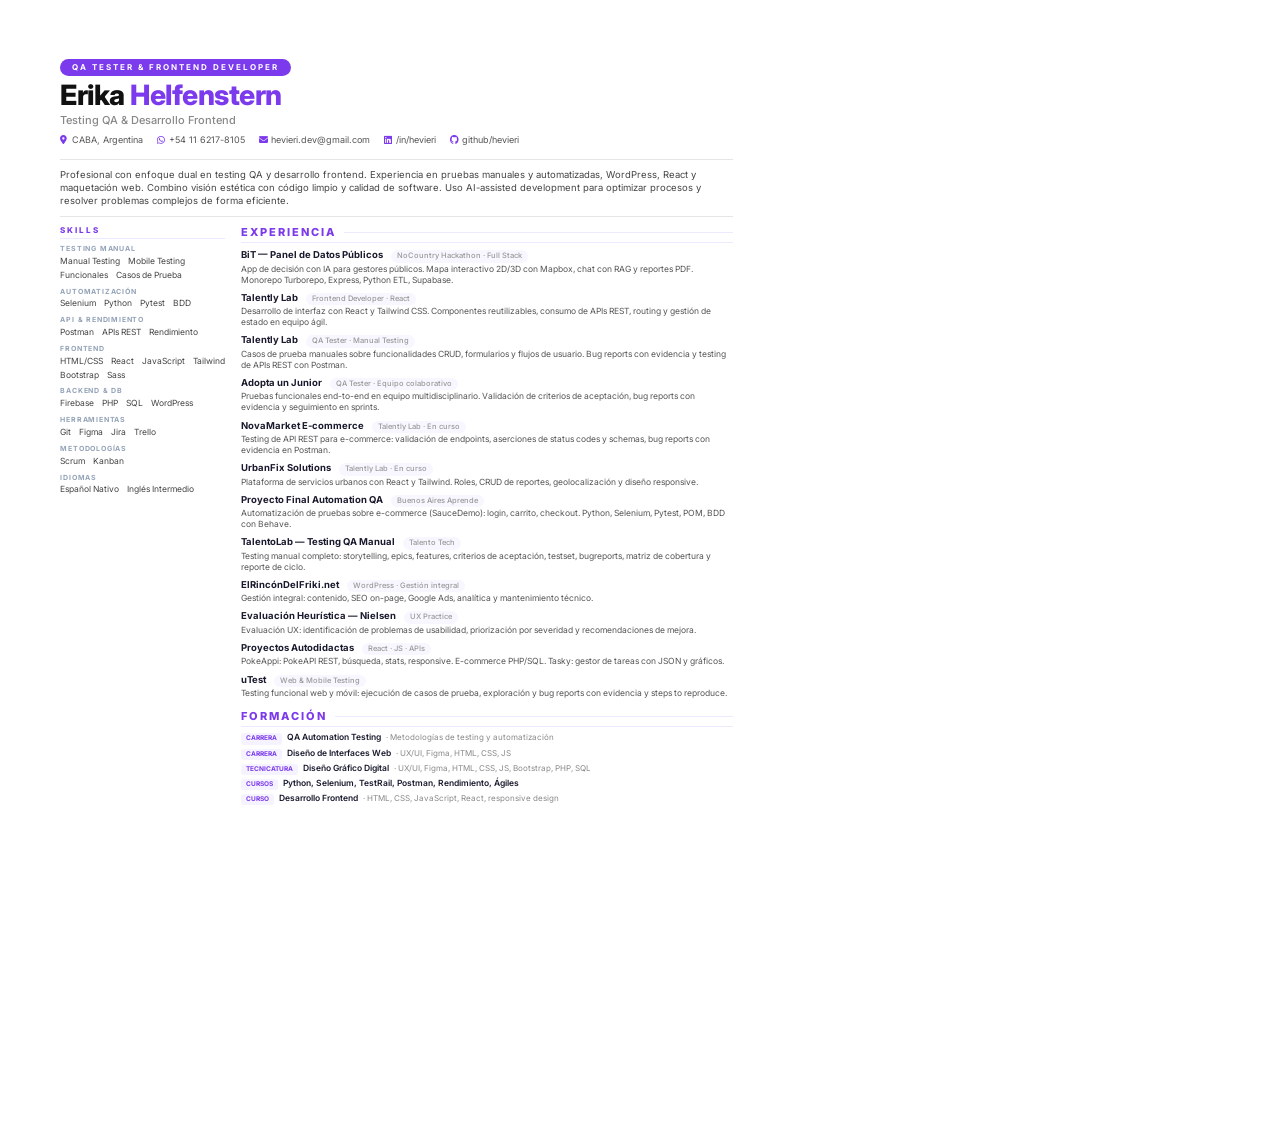
<file: cv-general-ats.html>
<!doctype html>
<html lang="es">
<head>
  <meta charset="UTF-8">
  <title>Erika Helfenstern - QA Tester & Frontend Developer</title>
  <link rel="preconnect" href="https://fonts.googleapis.com">
  <link href="https://fonts.googleapis.com/css2?family=Inter:wght@400;500;600;700;800&display=swap" rel="stylesheet">
  <link rel="stylesheet" href="https://cdnjs.cloudflare.com/ajax/libs/font-awesome/6.5.1/css/all.min.css">
  <style>
    * { margin: 0; padding: 0; box-sizing: border-box; }
    body {
      font-family: "Inter", "Segoe UI", Arial, sans-serif;
      font-size: 16px;
      line-height: 1.4;
      color: #1e1e2e;
      background: #fff;
    }
    @page { margin: 0; size: A4; }
    .page {
      width: 210mm;
      height: 297mm;
      padding: 14mm 16mm;
      display: flex;
      flex-direction: column;
    }

    /* ── Header ── */
    .header { margin-bottom: 4px; }
    .badge {
      display: inline-block;
      background: #7c3aed;
      color: #fff;
      font-size: 8px;
      font-weight: 700;
      text-transform: uppercase;
      letter-spacing: 2px;
      padding: 3px 12px;
      border-radius: 10px;
      margin-bottom: 4px;
    }
    h1 { font-size: 28px; font-weight: 800; letter-spacing: -0.5px; color: #111; line-height: 1.1; }
    h1 span { color: #7c3aed; }
    .subtitle {
      font-size: 11px;
      font-weight: 500;
      color: #888;
      margin-top: 2px;
    }
    .contact-line {
      display: flex;
      flex-wrap: wrap;
      gap: 3px 14px;
      margin-top: 6px;
      font-size: 9px;
      color: #555;
    }
    .contact-line a { color: #555; text-decoration: none; }
    .contact-line i { color: #7c3aed; width: 12px; font-size: 9px; }

    .divider { height: 1px; background: #e5e5e5; margin: 8px 0; }

    /* ── Layout ── */
    .main-layout {
      display: flex;
      flex: 1;
      gap: 16px;
    }
    .sidebar {
      width: 165px;
      min-width: 165px;
      display: flex;
      flex-direction: column;
      gap: 10px;
    }
    .content {
      flex: 1;
      display: flex;
      flex-direction: column;
      gap: 10px;
    }

    /* ── Sidebar ── */
    .stitle {
      font-size: 8px;
      font-weight: 800;
      text-transform: uppercase;
      letter-spacing: 2px;
      color: #7c3aed;
      margin-bottom: 4px;
      padding-bottom: 2px;
      border-bottom: 1px solid #ede9fe;
    }
    .skill-group-label {
      font-size: 7px;
      font-weight: 700;
      text-transform: uppercase;
      letter-spacing: 0.8px;
      color: #94a3b8;
      margin-top: 5px;
      margin-bottom: 2px;
    }
    .skill-group-label:first-child { margin-top: 0; }
    .skill-list { display: flex; flex-wrap: wrap; gap: 2px 8px; }
    .skill-list span { font-size: 8.5px; color: #444; }

    /* ── Content ── */
    .sec-title {
      font-size: 11px;
      font-weight: 800;
      text-transform: uppercase;
      letter-spacing: 2px;
      color: #7c3aed;
      margin-bottom: 5px;
      padding-bottom: 2px;
      border-bottom: 1px solid #ede9fe;
      display: flex;
      align-items: center;
      gap: 8px;
    }
    .sec-title::after {
      content: "";
      flex: 1;
      height: 1px;
      background: #ede9fe;
    }

    .exp-list { display: flex; flex-direction: column; gap: 5px; }
    .exp-item { }
    .exp-header { display: flex; align-items: baseline; gap: 8px; flex-wrap: wrap; }
    .exp-header h4 { font-size: 9.5px; font-weight: 700; color: #1a1a2e; }
    .exp-meta {
      font-size: 7.5px;
      font-weight: 500;
      color: #999;
      background: #f8f7ff;
      padding: 1px 6px;
      border-radius: 8px;
    }
    .exp-item p { font-size: 8.5px; color: #555; line-height: 1.3; margin-top: 1px; }

    .edu-list { display: flex; flex-direction: column; gap: 3px; }
    .edu-item { display: flex; align-items: baseline; gap: 5px; flex-wrap: wrap; }
    .edu-tag {
      font-size: 6.5px;
      font-weight: 700;
      text-transform: uppercase;
      background: #f5f3ff;
      color: #7c3aed;
      padding: 1px 5px;
      border-radius: 3px;
      flex-shrink: 0;
    }
    .edu-item h5 { font-size: 8.5px; font-weight: 600; color: #1a1a2e; }
    .edu-item p { font-size: 8px; color: #888; }

    .summary {
      font-size: 9.5px;
      color: #444;
      line-height: 1.4;
    }
  </style>
</head>
<body>
  <div class="page">
    <div class="header">
      <span class="badge">QA Tester & Frontend Developer</span>
      <h1>Erika <span>Helfenstern</span></h1>
      <div class="subtitle">Testing QA & Desarrollo Frontend</div>
      <div class="contact-line">
        <span><i class="fa-solid fa-location-dot"></i>CABA, Argentina</span>
        <a href="https://wa.me/541162178105"><i class="fa-brands fa-whatsapp"></i>+54 11 6217-8105</a>
        <a href="mailto:hevieri.dev@gmail.com"><i class="fa-solid fa-envelope"></i>hevieri.dev@gmail.com</a>
        <a href="https://www.linkedin.com/in/hevieri/"><i class="fa-brands fa-linkedin"></i>/in/hevieri</a>
        <a href="https://github.com/hevieri"><i class="fa-brands fa-github"></i>github/hevieri</a>
      </div>
    </div>

    <div class="divider"></div>

    <p class="summary">Profesional con enfoque dual en testing QA y desarrollo frontend. Experiencia en pruebas manuales y automatizadas, WordPress, React y maquetación web. Combino visión estética con código limpio y calidad de software. Uso AI-assisted development para optimizar procesos y resolver problemas complejos de forma eficiente.</p>

    <div class="divider"></div>

    <div class="main-layout">
      <div class="sidebar">
        <div>
          <div class="stitle">Skills</div>
          <div class="skill-group-label">Testing Manual</div>
          <div class="skill-list">
            <span>Manual Testing</span> <span>Mobile Testing</span> <span>Funcionales</span> <span>Casos de Prueba</span>
          </div>
          <div class="skill-group-label">Automatización</div>
          <div class="skill-list">
            <span>Selenium</span> <span>Python</span> <span>Pytest</span> <span>BDD</span>
          </div>
          <div class="skill-group-label">API & Rendimiento</div>
          <div class="skill-list">
            <span>Postman</span> <span>APIs REST</span> <span>Rendimiento</span>
          </div>
          <div class="skill-group-label">Frontend</div>
          <div class="skill-list">
            <span>HTML/CSS</span> <span>React</span> <span>JavaScript</span> <span>Tailwind</span> <span>Bootstrap</span> <span>Sass</span>
          </div>
          <div class="skill-group-label">Backend & DB</div>
          <div class="skill-list">
            <span>Firebase</span> <span>PHP</span> <span>SQL</span> <span>WordPress</span>
          </div>
          <div class="skill-group-label">Herramientas</div>
          <div class="skill-list">
            <span>Git</span> <span>Figma</span> <span>Jira</span> <span>Trello</span>
          </div>
          <div class="skill-group-label">Metodologías</div>
          <div class="skill-list">
            <span>Scrum</span> <span>Kanban</span>
          </div>
          <div class="skill-group-label">Idiomas</div>
          <div class="skill-list">
            <span>Español Nativo</span> <span>Inglés Intermedio</span>
          </div>
        </div>
      </div>

      <div class="content">
        <div>
          <div class="sec-title">Experiencia</div>
          <div class="exp-list">
            <div class="exp-item">
              <div class="exp-header">
                <h4>BiT — Panel de Datos Públicos</h4>
                <span class="exp-meta">NoCountry Hackathon · Full Stack</span>
              </div>
              <p>App de decisión con IA para gestores públicos. Mapa interactivo 2D/3D con Mapbox, chat con RAG y reportes PDF. Monorepo Turborepo, Express, Python ETL, Supabase.</p>
            </div>
            <div class="exp-item">
              <div class="exp-header">
                <h4>Talently Lab</h4>
                <span class="exp-meta">Frontend Developer · React</span>
              </div>
              <p>Desarrollo de interfaz con React y Tailwind CSS. Componentes reutilizables, consumo de APIs REST, routing y gestión de estado en equipo ágil.</p>
            </div>
            <div class="exp-item">
              <div class="exp-header">
                <h4>Talently Lab</h4>
                <span class="exp-meta">QA Tester · Manual Testing</span>
              </div>
              <p>Casos de prueba manuales sobre funcionalidades CRUD, formularios y flujos de usuario. Bug reports con evidencia y testing de APIs REST con Postman.</p>
            </div>
            <div class="exp-item">
              <div class="exp-header">
                <h4>Adopta un Junior</h4>
                <span class="exp-meta">QA Tester · Equipo colaborativo</span>
              </div>
              <p>Pruebas funcionales end-to-end en equipo multidisciplinario. Validación de criterios de aceptación, bug reports con evidencia y seguimiento en sprints.</p>
            </div>
            <div class="exp-item">
              <div class="exp-header">
                <h4>NovaMarket E-commerce</h4>
                <span class="exp-meta">Talently Lab · En curso</span>
              </div>
              <p>Testing de API REST para e-commerce: validación de endpoints, aserciones de status codes y schemas, bug reports con evidencia en Postman.</p>
            </div>
            <div class="exp-item">
              <div class="exp-header">
                <h4>UrbanFix Solutions</h4>
                <span class="exp-meta">Talently Lab · En curso</span>
              </div>
              <p>Plataforma de servicios urbanos con React y Tailwind. Roles, CRUD de reportes, geolocalización y diseño responsive.</p>
            </div>
            <div class="exp-item">
              <div class="exp-header">
                <h4>Proyecto Final Automation QA</h4>
                <span class="exp-meta">Buenos Aires Aprende</span>
              </div>
              <p>Automatización de pruebas sobre e-commerce (SauceDemo): login, carrito, checkout. Python, Selenium, Pytest, POM, BDD con Behave.</p>
            </div>
            <div class="exp-item">
              <div class="exp-header">
                <h4>TalentoLab — Testing QA Manual</h4>
                <span class="exp-meta">Talento Tech</span>
              </div>
              <p>Testing manual completo: storytelling, epics, features, criterios de aceptación, testset, bugreports, matriz de cobertura y reporte de ciclo.</p>
            </div>
            <div class="exp-item">
              <div class="exp-header">
                <h4>ElRincónDelFriki.net</h4>
                <span class="exp-meta">WordPress · Gestión integral</span>
              </div>
              <p>Gestión integral: contenido, SEO on-page, Google Ads, analítica y mantenimiento técnico.</p>
            </div>
            <div class="exp-item">
              <div class="exp-header">
                <h4>Evaluación Heurística — Nielsen</h4>
                <span class="exp-meta">UX Practice</span>
              </div>
              <p>Evaluación UX: identificación de problemas de usabilidad, priorización por severidad y recomendaciones de mejora.</p>
            </div>
            <div class="exp-item">
              <div class="exp-header">
                <h4>Proyectos Autodidactas</h4>
                <span class="exp-meta">React · JS · APIs</span>
              </div>
              <p>PokeAppi: PokeAPI REST, búsqueda, stats, responsive. E-commerce PHP/SQL. Tasky: gestor de tareas con JSON y gráficos.</p>
            </div>
            <div class="exp-item">
              <div class="exp-header">
                <h4>uTest</h4>
                <span class="exp-meta">Web & Mobile Testing</span>
              </div>
              <p>Testing funcional web y móvil: ejecución de casos de prueba, exploración y bug reports con evidencia y steps to reproduce.</p>
            </div>
          </div>
        </div>

        <div>
          <div class="sec-title">Formación</div>
          <div class="edu-list">
            <div class="edu-item">
              <span class="edu-tag">Carrera</span>
              <h5>QA Automation Testing</h5>
              <p>· Metodologías de testing y automatización</p>
            </div>
            <div class="edu-item">
              <span class="edu-tag">Carrera</span>
              <h5>Diseño de Interfaces Web</h5>
              <p>· UX/UI, Figma, HTML, CSS, JS</p>
            </div>
            <div class="edu-item">
              <span class="edu-tag">Tecnicatura</span>
              <h5>Diseño Gráfico Digital</h5>
              <p>· UX/UI, Figma, HTML, CSS, JS, Bootstrap, PHP, SQL</p>
            </div>
            <div class="edu-item">
              <span class="edu-tag">Cursos</span>
              <h5>Python, Selenium, TestRail, Postman, Rendimiento, Ágiles</h5>
            </div>
            <div class="edu-item">
              <span class="edu-tag">Curso</span>
              <h5>Desarrollo Frontend</h5>
              <p>· HTML, CSS, JavaScript, React, responsive design</p>
            </div>
          </div>
        </div>
      </div>
    </div>
  </div>
</body>
</html>
</file>
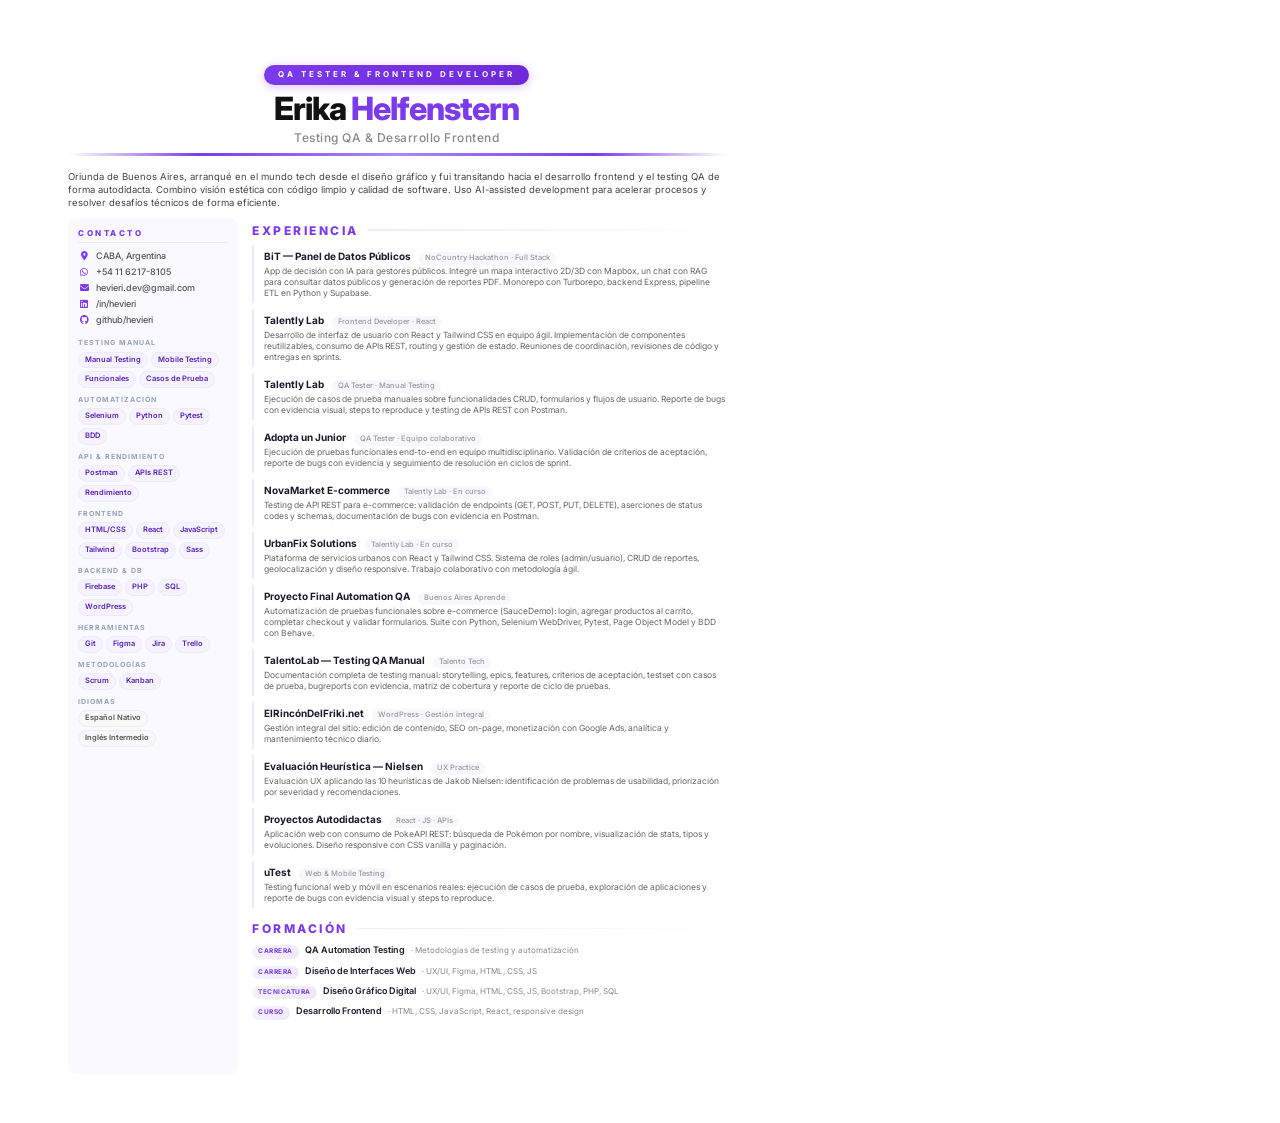
<file: cv-general.html>
<!doctype html>
<html lang="es">
<head>
  <meta charset="UTF-8">
  <title>Erika Helfenstern - QA Tester & Frontend Developer</title>
  <link rel="preconnect" href="https://fonts.googleapis.com">
  <link href="https://fonts.googleapis.com/css2?family=Inter:wght@400;500;600;700;800&display=swap" rel="stylesheet">
  <link rel="stylesheet" href="https://cdnjs.cloudflare.com/ajax/libs/font-awesome/6.5.1/css/all.min.css">
  <style>
    * { margin: 0; padding: 0; box-sizing: border-box; }
    body {
      font-family: "Inter", "Segoe UI", sans-serif;
      font-size: 16px;
      line-height: 1.45;
      color: #1e1e2e;
      background: #fff;
    }
    @page { margin: 0; size: A4; }
    .page {
      width: 210mm;
      height: 297mm;
      padding: 16mm 18mm 14mm;
      display: flex;
      flex-direction: column;
    }

    /* ── Header ── */
    .header { margin-bottom: 6px; text-align: center; }
    .badge {
      display: inline-block;
      background: linear-gradient(135deg, #7c3aed 0%, #6d28d9 100%);
      color: #fff;
      font-size: 8px;
      font-weight: 700;
      text-transform: uppercase;
      letter-spacing: 3px;
      padding: 4px 14px;
      border-radius: 20px;
      margin-bottom: 6px;
      box-shadow: 0 2px 10px rgba(124,58,237,0.3);
    }
    h1 { font-size: 32px; font-weight: 800; letter-spacing: -1px; color: #111; line-height: 1.1; }
    h1 span { color: #7c3aed; }
    .subtitle {
      font-size: 12px;
      font-weight: 500;
      color: #888;
      letter-spacing: 0.5px;
      margin-top: 3px;
    }

    .top-divider {
      height: 3px;
      border: none;
      border-radius: 2px;
      background: linear-gradient(90deg, transparent, #7c3aed 20%, #a78bfa 50%, #7c3aed 80%, transparent);
      margin-bottom: 14px;
    }

    /* ── Layout ── */
    .main-layout {
      display: flex;
      flex: 1;
      gap: 18px;
    }

    /* ── Sidebar ── */
    .sidebar {
      width: 170px;
      min-width: 170px;
      display: flex;
      flex-direction: column;
      gap: 12px;
      background: #faf9ff;
      border-radius: 8px;
      padding: 10px;
      margin: -4px -4px -4px 0;
    }
    .sidebar-section { }
    .stitle {
      font-size: 8px;
      font-weight: 800;
      text-transform: uppercase;
      letter-spacing: 2.5px;
      color: #7c3aed;
      margin-bottom: 6px;
      padding-bottom: 3px;
      border-bottom: 1.5px solid #ede9fe;
    }
    .contact-list { display: flex; flex-direction: column; gap: 3px; }
    .contact-list a, .contact-list span {
      display: flex;
      align-items: center;
      gap: 6px;
      font-size: 9px;
      font-weight: 500;
      color: #555;
      text-decoration: none;
    }
    .contact-list i { color: #7c3aed; width: 12px; font-size: 9px; text-align: center; }

    .skill-pills { display: flex; flex-wrap: wrap; gap: 3px; }
    .pill {
      display: inline-block;
      font-size: 7.5px;
      font-weight: 600;
      color: #5b21b6;
      background: #f5f3ff;
      border: 1px solid #ede9fe;
      padding: 2px 6px;
      border-radius: 10px;
      white-space: nowrap;
    }
    .pill.lang {
      color: #555;
      background: #f8f8f8;
      border-color: #eee;
    }
    .skill-cat {
      font-size: 7px;
      font-weight: 700;
      text-transform: uppercase;
      letter-spacing: 1px;
      color: #94a3b8;
      margin-bottom: 3px;
      margin-top: 7px;
    }
    .skill-cat:first-child { margin-top: 0; }

    /* ── Content ── */
    .content {
      flex: 1;
      display: flex;
      flex-direction: column;
      gap: 12px;
    }
    .sec-title {
      font-size: 12px;
      font-weight: 800;
      text-transform: uppercase;
      letter-spacing: 2.5px;
      color: #7c3aed;
      margin-bottom: 6px;
      display: flex;
      align-items: center;
      gap: 8px;
    }
    .sec-title::after {
      content: "";
      flex: 1;
      height: 1.5px;
      background: linear-gradient(90deg, #ede9fe, transparent);
      border-radius: 1px;
    }

    .exp-list { display: flex; flex-direction: column; gap: 6px; }
    .exp-item {
      padding: 4px 0 4px 10px;
      border-left: 2.5px solid #ede9fe;
    }
    .exp-header { display: flex; align-items: baseline; gap: 8px; flex-wrap: wrap; }
    .exp-header h4 { font-size: 10px; font-weight: 700; color: #1a1a2e; }
    .exp-header .exp-meta {
      font-size: 7.5px;
      font-weight: 500;
      color: #999;
      background: #f8f7ff;
      padding: 1px 6px;
      border-radius: 8px;
    }
    .exp-item p { font-size: 8.5px; color: #666; line-height: 1.3; margin-top: 1px; }

    .edu-list { display: flex; flex-direction: column; gap: 5px; }
    .edu-item { display: flex; align-items: baseline; gap: 6px; flex-wrap: wrap; }
    .edu-tag {
      font-size: 6.5px;
      font-weight: 700;
      text-transform: uppercase;
      background: linear-gradient(135deg, #f5f3ff, #ede9fe);
      color: #7c3aed;
      padding: 2px 6px;
      border-radius: 10px;
      letter-spacing: 0.5px;
      flex-shrink: 0;
    }
    .edu-item h5 { font-size: 9px; font-weight: 600; color: #1a1a2e; }
    .edu-item p { font-size: 8px; color: #888; }

    .summary {
      font-size: 9.5px;
      color: #444;
      line-height: 1.4;
      margin-bottom: 12px;
    }
  </style>
</head>
<body>
  <div class="page">
    <div class="header">
      <span class="badge">QA Tester & Frontend Developer</span>
      <h1>Erika <span>Helfenstern</span></h1>
      <div class="subtitle">Testing QA & Desarrollo Frontend</div>
    </div>

    <hr class="top-divider">

    <p class="summary">Oriunda de Buenos Aires, arranqué en el mundo tech desde el diseño gráfico y fui transitando hacia el desarrollo frontend y el testing QA de forma autodidacta. Combino visión estética con código limpio y calidad de software. Uso AI-assisted development para acelerar procesos y resolver desafíos técnicos de forma eficiente.</p>

    <div class="main-layout">
      <div class="sidebar">
        <div class="sidebar-section">
          <div class="stitle">Contacto</div>
          <div class="contact-list">
            <span><i class="fa-solid fa-location-dot"></i>CABA, Argentina</span>
            <a href="https://wa.me/541162178105"><i class="fa-brands fa-whatsapp"></i>+54 11 6217-8105</a>
            <a href="mailto:hevieri.dev@gmail.com"><i class="fa-solid fa-envelope"></i>hevieri.dev@gmail.com</a>
            <a href="https://www.linkedin.com/in/hevieri/"><i class="fa-brands fa-linkedin"></i>/in/hevieri</a>
            <a href="https://github.com/hevieri"><i class="fa-brands fa-github"></i>github/hevieri</a>
          </div>
        </div>

        <div class="sidebar-section">
          <div class="skill-cat">Testing Manual</div>
          <div class="skill-pills">
            <span class="pill">Manual Testing</span>
            <span class="pill">Mobile Testing</span>
            <span class="pill">Funcionales</span>
            <span class="pill">Casos de Prueba</span>
          </div>
          <div class="skill-cat">Automatización</div>
          <div class="skill-pills">
            <span class="pill">Selenium</span>
            <span class="pill">Python</span>
            <span class="pill">Pytest</span>
            <span class="pill">BDD</span>
          </div>
          <div class="skill-cat">API & Rendimiento</div>
          <div class="skill-pills">
            <span class="pill">Postman</span>
            <span class="pill">APIs REST</span>
            <span class="pill">Rendimiento</span>
          </div>
          <div class="skill-cat">Frontend</div>
          <div class="skill-pills">
            <span class="pill">HTML/CSS</span>
            <span class="pill">React</span>
            <span class="pill">JavaScript</span>
            <span class="pill">Tailwind</span>
            <span class="pill">Bootstrap</span>
            <span class="pill">Sass</span>
          </div>
          <div class="skill-cat">Backend & DB</div>
          <div class="skill-pills">
            <span class="pill">Firebase</span>
            <span class="pill">PHP</span>
            <span class="pill">SQL</span>
            <span class="pill">WordPress</span>
          </div>
          <div class="skill-cat">Herramientas</div>
          <div class="skill-pills">
            <span class="pill">Git</span>
            <span class="pill">Figma</span>
            <span class="pill">Jira</span>
            <span class="pill">Trello</span>
          </div>
          <div class="skill-cat">Metodologías</div>
          <div class="skill-pills">
            <span class="pill">Scrum</span>
            <span class="pill">Kanban</span>
          </div>
          <div class="skill-cat">Idiomas</div>
          <div class="skill-pills">
            <span class="pill lang">Español Nativo</span>
            <span class="pill lang">Inglés Intermedio</span>
          </div>
        </div>
      </div>

      <div class="content">
        <div>
          <div class="sec-title">Experiencia</div>
          <div class="exp-list">
            <div class="exp-item">
              <div class="exp-header">
                <h4>BiT — Panel de Datos Públicos</h4>
                <span class="exp-meta">NoCountry Hackathon · Full Stack</span>
              </div>
              <p>App de decisión con IA para gestores públicos. Integré un mapa interactivo 2D/3D con Mapbox, un chat con RAG para consultar datos públicos y generación de reportes PDF. Monorepo con Turborepo, backend Express, pipeline ETL en Python y Supabase.</p>
            </div>
            <div class="exp-item">
              <div class="exp-header">
                <h4>Talently Lab</h4>
                <span class="exp-meta">Frontend Developer · React</span>
              </div>
              <p>Desarrollo de interfaz de usuario con React y Tailwind CSS en equipo ágil. Implementación de componentes reutilizables, consumo de APIs REST, routing y gestión de estado. Reuniones de coordinación, revisiones de código y entregas en sprints.</p>
            </div>
            <div class="exp-item">
              <div class="exp-header">
                <h4>Talently Lab</h4>
                <span class="exp-meta">QA Tester · Manual Testing</span>
              </div>
              <p>Ejecución de casos de prueba manuales sobre funcionalidades CRUD, formularios y flujos de usuario. Reporte de bugs con evidencia visual, steps to reproduce y testing de APIs REST con Postman.</p>
            </div>
            <div class="exp-item">
              <div class="exp-header">
                <h4>Adopta un Junior</h4>
                <span class="exp-meta">QA Tester · Equipo colaborativo</span>
              </div>
              <p>Ejecución de pruebas funcionales end-to-end en equipo multidisciplinario. Validación de criterios de aceptación, reporte de bugs con evidencia y seguimiento de resolución en ciclos de sprint.</p>
            </div>
            <div class="exp-item">
              <div class="exp-header">
                <h4>NovaMarket E-commerce</h4>
                <span class="exp-meta">Talently Lab · En curso</span>
              </div>
              <p>Testing de API REST para e-commerce: validación de endpoints (GET, POST, PUT, DELETE), aserciones de status codes y schemas, documentación de bugs con evidencia en Postman.</p>
            </div>
            <div class="exp-item">
              <div class="exp-header">
                <h4>UrbanFix Solutions</h4>
                <span class="exp-meta">Talently Lab · En curso</span>
              </div>
              <p>Plataforma de servicios urbanos con React y Tailwind CSS. Sistema de roles (admin/usuario), CRUD de reportes, geolocalización y diseño responsive. Trabajo colaborativo con metodología ágil.</p>
            </div>
            <div class="exp-item">
              <div class="exp-header">
                <h4>Proyecto Final Automation QA</h4>
                <span class="exp-meta">Buenos Aires Aprende</span>
              </div>
              <p>Automatización de pruebas funcionales sobre e-commerce (SauceDemo): login, agregar productos al carrito, completar checkout y validar formularios. Suite con Python, Selenium WebDriver, Pytest, Page Object Model y BDD con Behave.</p>
            </div>
            <div class="exp-item">
              <div class="exp-header">
                <h4>TalentoLab — Testing QA Manual</h4>
                <span class="exp-meta">Talento Tech</span>
              </div>
              <p>Documentación completa de testing manual: storytelling, epics, features, criterios de aceptación, testset con casos de prueba, bugreports con evidencia, matriz de cobertura y reporte de ciclo de pruebas.</p>
            </div>
            <div class="exp-item">
              <div class="exp-header">
                <h4>ElRincónDelFriki.net</h4>
                <span class="exp-meta">WordPress · Gestión integral</span>
              </div>
              <p>Gestión integral del sitio: edición de contenido, SEO on-page, monetización con Google Ads, analítica y mantenimiento técnico diario.</p>
            </div>
            <div class="exp-item">
              <div class="exp-header">
                <h4>Evaluación Heurística — Nielsen</h4>
                <span class="exp-meta">UX Practice</span>
              </div>
              <p>Evaluación UX aplicando las 10 heurísticas de Jakob Nielsen: identificación de problemas de usabilidad, priorización por severidad y recomendaciones.</p>
            </div>
            <div class="exp-item">
              <div class="exp-header">
                <h4>Proyectos Autodidactas</h4>
                <span class="exp-meta">React · JS · APIs</span>
              </div>
              <p>Aplicación web con consumo de PokeAPI REST: búsqueda de Pokémon por nombre, visualización de stats, tipos y evoluciones. Diseño responsive con CSS vanilla y paginación.</p>
            </div>
            <div class="exp-item">
              <div class="exp-header">
                <h4>uTest</h4>
                <span class="exp-meta">Web & Mobile Testing</span>
              </div>
              <p>Testing funcional web y móvil en escenarios reales: ejecución de casos de prueba, exploración de aplicaciones y reporte de bugs con evidencia visual y steps to reproduce.</p>
            </div>
          </div>
        </div>

        <div>
          <div class="sec-title">Formación</div>
          <div class="edu-list">
            <div class="edu-item">
              <span class="edu-tag">Carrera</span>
              <h5>QA Automation Testing</h5>
              <p>· Metodologías de testing y automatización</p>
            </div>
            <div class="edu-item">
              <span class="edu-tag">Carrera</span>
              <h5>Diseño de Interfaces Web</h5>
              <p>· UX/UI, Figma, HTML, CSS, JS</p>
            </div>
            <div class="edu-item">
              <span class="edu-tag">Tecnicatura</span>
              <h5>Diseño Gráfico Digital</h5>
              <p>· UX/UI, Figma, HTML, CSS, JS, Bootstrap, PHP, SQL</p>
            </div>
            <div class="edu-item">
              <span class="edu-tag">Curso</span>
              <h5>Desarrollo Frontend</h5>
              <p>· HTML, CSS, JavaScript, React, responsive design</p>
            </div>
          </div>
        </div>
      </div>
    </div>
  </div>
</body>
</html>
</file>
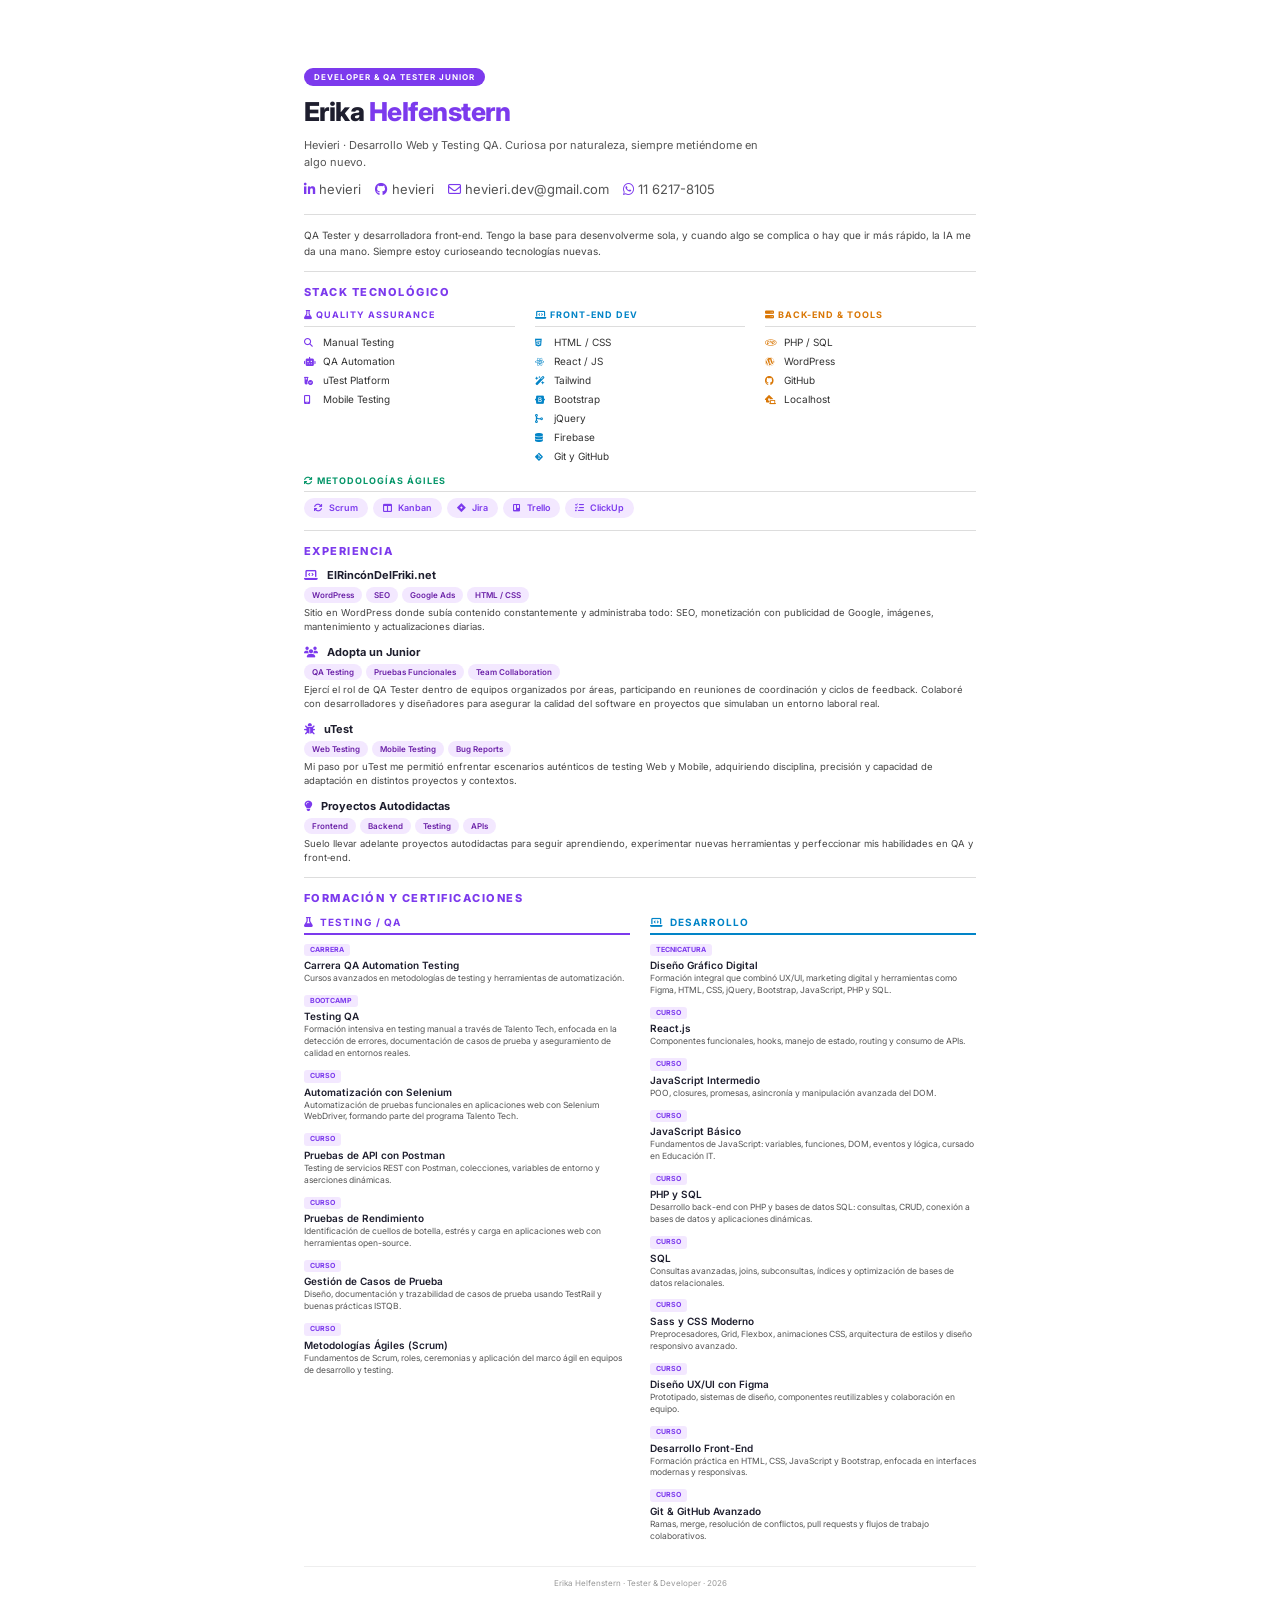
<file: cv-print.html>
<!doctype html>
<html lang="es">
<head>
  <meta charset="UTF-8">
  <title>Erika Helfenstern - CV</title>
  <link rel="preconnect" href="https://fonts.googleapis.com">
  <link href="https://fonts.googleapis.com/css2?family=Inter:wght@400;600;700;800&display=swap" rel="stylesheet">
  <link rel="stylesheet" href="https://cdnjs.cloudflare.com/ajax/libs/font-awesome/6.5.1/css/all.min.css">
  <style>
    * { margin: 0; padding: 0; box-sizing: border-box; }
    body {
      font-family: "Inter", sans-serif;
      font-size: 10px;
      line-height: 1.5;
      color: #1e1e2e;
      background: #fff;
      padding: 0;
    }
    .page {
      width: 210mm;
      min-height: 297mm;
      padding: 18mm 16mm;
      margin: 0 auto;
    }
    h1 { font-size: 26px; font-weight: 800; letter-spacing: -0.5px; }
    h1 span { color: #7c3aed; }
    .badge {
      display: inline-block;
      background: #7c3aed;
      color: #fff;
      font-size: 8px;
      font-weight: 700;
      text-transform: uppercase;
      letter-spacing: 1px;
      padding: 3px 10px;
      border-radius: 12px;
      margin-bottom: 6px;
    }
    .subtitle {
      color: #555;
      font-size: 11px;
      margin: 6px 0 10px;
      max-width: 70%;
    }
    .socials {
      display: flex;
      gap: 14px;
      margin: 10px 0 14px;
    }
    .socials a {
      color: #555;
      font-size: 13px;
      text-decoration: none;
    }
    .socials i { margin-right: 4px; color: #7c3aed; }

    hr { border: none; border-top: 1px solid #ddd; margin: 12px 0; }

    .section-title {
      font-size: 11px;
      font-weight: 800;
      text-transform: uppercase;
      letter-spacing: 1.5px;
      color: #7c3aed;
      margin-bottom: 8px;
    }
    .about-text {
      font-size: 10px;
      color: #444;
      line-height: 1.6;
    }

    .columns { display: flex; gap: 20px; }
    .col { flex: 1; }
    .col h4 {
      font-size: 9px;
      font-weight: 700;
      text-transform: uppercase;
      letter-spacing: 1px;
      color: #7c3aed;
      border-bottom: 1px solid #ddd;
      padding-bottom: 4px;
      margin-bottom: 6px;
    }
    .col ul {
      list-style: none;
      padding: 0;
    }
    .col li {
      font-size: 10px;
      color: #333;
      padding: 2px 0;
    }
    .col li i {
      color: #7c3aed;
      width: 16px;
      font-size: 9px;
    }

    .agile-tags {
      display: flex;
      flex-wrap: wrap;
      gap: 5px;
    }
    .agile-tags span {
      background: #f3e8ff;
      color: #7c3aed;
      font-size: 9px;
      font-weight: 600;
      padding: 3px 10px;
      border-radius: 12px;
    }
    .agile-tags i { margin-right: 4px; }

    .exp-item {
      margin-bottom: 10px;
      page-break-inside: avoid;
    }
    .exp-item h4 {
      font-size: 11px;
      font-weight: 700;
      color: #1e1e2e;
    }
    .exp-item h4 i { color: #7c3aed; margin-right: 6px; }
    .exp-tags {
      display: flex;
      flex-wrap: wrap;
      gap: 4px;
      margin: 3px 0;
    }
    .exp-tags span {
      background: #f3e8ff;
      color: #6b21a8;
      font-size: 8px;
      font-weight: 600;
      padding: 2px 8px;
      border-radius: 8px;
    }
    .exp-item p {
      font-size: 9.5px;
      color: #444;
      line-height: 1.5;
    }

    .edu-row { display: flex; gap: 20px; }
    .edu-col { flex: 1; }
    .edu-subheader {
      font-size: 10px;
      font-weight: 700;
      text-transform: uppercase;
      letter-spacing: 1px;
      padding-bottom: 3px;
      margin-bottom: 6px;
      display: flex;
      align-items: center;
      gap: 6px;
    }
    .edu-subheader.qa { color: #7c3aed; border-bottom: 2px solid #7c3aed; }
    .edu-subheader.front { color: #0284c7; border-bottom: 2px solid #0284c7; }
    .edu-item { margin-bottom: 7px; page-break-inside: avoid; }
    .edu-tag {
      font-size: 7px;
      font-weight: 700;
      text-transform: uppercase;
      background: #f3e8ff;
      color: #7c3aed;
      padding: 1px 6px;
      border-radius: 3px;
      display: inline-block;
      margin-bottom: 2px;
    }
    .edu-item h5 { font-size: 10px; font-weight: 600; }
    .edu-item p { font-size: 8.5px; color: #555; line-height: 1.4; }

    .footer-note {
      text-align: center;
      font-size: 8px;
      color: #999;
      margin-top: 16px;
      border-top: 1px solid #eee;
      padding-top: 10px;
    }

    @media print {
      body { -webkit-print-color-adjust: exact; print-color-adjust: exact; }
    }
  </style>
</head>
<body>
  <div class="page">

    <div>
      <span class="badge">Developer & QA Tester Junior</span>
      <h1>Erika <span>Helfenstern</span></h1>
      <p class="subtitle">Hevieri · Desarrollo Web y Testing QA. Curiosa por naturaleza, siempre metiéndome en algo nuevo.</p>
      <div class="socials">
        <a href="#"><i class="fa-brands fa-linkedin-in"></i>hevieri</a>
        <a href="#"><i class="fa-brands fa-github"></i>hevieri</a>
        <a href="#"><i class="fa-regular fa-envelope"></i>hevieri.dev@gmail.com</a>
        <a href="#"><i class="fa-brands fa-whatsapp"></i>11 6217-8105</a>
      </div>
    </div>

    <hr>

    <div class="about-text">
      QA Tester y desarrolladora front‑end. Tengo la base para desenvolverme sola, y cuando algo se complica o hay que ir más rápido, la IA me da una mano. Siempre estoy curioseando tecnologías nuevas.
    </div>

    <hr>

    <div class="section-title">Stack Tecnológico</div>
    <div class="columns">
      <div class="col">
        <h4><i class="fa-solid fa-flask"></i> Quality Assurance</h4>
        <ul>
          <li><i class="fa-solid fa-magnifying-glass"></i> Manual Testing</li>
          <li><i class="fa-solid fa-robot"></i> QA Automation</li>
          <li><i class="fa-solid fa-vial-circle-check"></i> uTest Platform</li>
          <li><i class="fa-solid fa-mobile-screen"></i> Mobile Testing</li>
        </ul>
      </div>
      <div class="col">
        <h4 style="color:#0284c7;"><i class="fa-solid fa-laptop-code"></i> Front-End Dev</h4>
        <ul>
          <li><i class="fa-brands fa-html5" style="color:#0284c7;"></i> HTML / CSS</li>
          <li><i class="fa-brands fa-react" style="color:#0284c7;"></i> React / JS</li>
          <li><i class="fa-solid fa-wand-magic-sparkles" style="color:#0284c7;"></i> Tailwind</li>
          <li><i class="fa-brands fa-bootstrap" style="color:#0284c7;"></i> Bootstrap</li>
          <li><i class="fa-solid fa-code-merge" style="color:#0284c7;"></i> jQuery</li>
          <li><i class="fa-solid fa-database" style="color:#0284c7;"></i> Firebase</li>
          <li><i class="fa-brands fa-git-alt" style="color:#0284c7;"></i> Git y GitHub</li>
        </ul>
      </div>
      <div class="col">
        <h4 style="color:#d97706;"><i class="fa-solid fa-server"></i> Back-End & Tools</h4>
        <ul>
          <li><i class="fa-brands fa-php" style="color:#d97706;"></i> PHP / SQL</li>
          <li><i class="fa-brands fa-wordpress" style="color:#d97706;"></i> WordPress</li>
          <li><i class="fa-brands fa-github" style="color:#d97706;"></i> GitHub</li>
          <li><i class="fa-solid fa-house-laptop" style="color:#d97706;"></i> Localhost</li>
        </ul>
      </div>
    </div>

    <div style="margin-top:8px;">
      <h4 style="font-size:9px;font-weight:700;text-transform:uppercase;letter-spacing:1px;color:#059669;border-bottom:1px solid #ddd;padding-bottom:4px;margin-bottom:6px;">
        <i class="fa-solid fa-arrows-rotate" style="color:#059669;"></i> Metodologías Ágiles
      </h4>
      <div class="agile-tags">
        <span><i class="fa-solid fa-arrows-rotate"></i> Scrum</span>
        <span><i class="fa-solid fa-columns"></i> Kanban</span>
        <span><i class="fa-brands fa-jira"></i> Jira</span>
        <span><i class="fa-brands fa-trello"></i> Trello</span>
        <span><i class="fa-solid fa-list-check"></i> ClickUp</span>
      </div>
    </div>

    <hr>

    <div class="section-title">Experiencia</div>

    <div class="exp-item">
      <h4><i class="fa-solid fa-laptop-code"></i> ElRincónDelFriki.net</h4>
      <div class="exp-tags">
        <span>WordPress</span> <span>SEO</span> <span>Google Ads</span> <span>HTML / CSS</span>
      </div>
      <p>Sitio en WordPress donde subía contenido constantemente y administraba todo: SEO, monetización con publicidad de Google, imágenes, mantenimiento y actualizaciones diarias.</p>
    </div>

    <div class="exp-item">
      <h4><i class="fa-solid fa-users"></i> Adopta un Junior</h4>
      <div class="exp-tags">
        <span>QA Testing</span> <span>Pruebas Funcionales</span> <span>Team Collaboration</span>
      </div>
      <p>Ejercí el rol de QA Tester dentro de equipos organizados por áreas, participando en reuniones de coordinación y ciclos de feedback. Colaboré con desarrolladores y diseñadores para asegurar la calidad del software en proyectos que simulaban un entorno laboral real.</p>
    </div>

    <div class="exp-item">
      <h4><i class="fa-solid fa-bug"></i> uTest</h4>
      <div class="exp-tags">
        <span>Web Testing</span> <span>Mobile Testing</span> <span>Bug Reports</span>
      </div>
      <p>Mi paso por uTest me permitió enfrentar escenarios auténticos de testing Web y Mobile, adquiriendo disciplina, precisión y capacidad de adaptación en distintos proyectos y contextos.</p>
    </div>

    <div class="exp-item">
      <h4><i class="fa-solid fa-lightbulb"></i> Proyectos Autodidactas</h4>
      <div class="exp-tags">
        <span>Frontend</span> <span>Backend</span> <span>Testing</span> <span>APIs</span>
      </div>
      <p>Suelo llevar adelante proyectos autodidactas para seguir aprendiendo, experimentar nuevas herramientas y perfeccionar mis habilidades en QA y front‑end.</p>
    </div>

    <hr>

    <div class="section-title">Formación y Certificaciones</div>
    <div class="edu-row">
      <div class="edu-col">
        <div class="edu-subheader qa"><i class="fa-solid fa-flask"></i> Testing / QA</div>

        <div class="edu-item">
          <span class="edu-tag">Carrera</span>
          <h5>Carrera QA Automation Testing</h5>
          <p>Cursos avanzados en metodologías de testing y herramientas de automatización.</p>
        </div>
        <div class="edu-item">
          <span class="edu-tag">Bootcamp</span>
          <h5>Testing QA</h5>
          <p>Formación intensiva en testing manual a través de Talento Tech, enfocada en la detección de errores, documentación de casos de prueba y aseguramiento de calidad en entornos reales.</p>
        </div>
        <div class="edu-item">
          <span class="edu-tag">Curso</span>
          <h5>Automatización con Selenium</h5>
          <p>Automatización de pruebas funcionales en aplicaciones web con Selenium WebDriver, formando parte del programa Talento Tech.</p>
        </div>
        <div class="edu-item">
          <span class="edu-tag">Curso</span>
          <h5>Pruebas de API con Postman</h5>
          <p>Testing de servicios REST con Postman, colecciones, variables de entorno y aserciones dinámicas.</p>
        </div>
        <div class="edu-item">
          <span class="edu-tag">Curso</span>
          <h5>Pruebas de Rendimiento</h5>
          <p>Identificación de cuellos de botella, estrés y carga en aplicaciones web con herramientas open-source.</p>
        </div>
        <div class="edu-item">
          <span class="edu-tag">Curso</span>
          <h5>Gestión de Casos de Prueba</h5>
          <p>Diseño, documentación y trazabilidad de casos de prueba usando TestRail y buenas prácticas ISTQB.</p>
        </div>
        <div class="edu-item">
          <span class="edu-tag">Curso</span>
          <h5>Metodologías Ágiles (Scrum)</h5>
          <p>Fundamentos de Scrum, roles, ceremonias y aplicación del marco ágil en equipos de desarrollo y testing.</p>
        </div>
      </div>
      <div class="edu-col">
        <div class="edu-subheader front"><i class="fa-solid fa-laptop-code"></i> Desarrollo</div>

        <div class="edu-item">
          <span class="edu-tag">Tecnicatura</span>
          <h5>Diseño Gráfico Digital</h5>
          <p>Formación integral que combinó UX/UI, marketing digital y herramientas como Figma, HTML, CSS, jQuery, Bootstrap, JavaScript, PHP y SQL.</p>
        </div>
        <div class="edu-item">
          <span class="edu-tag">Curso</span>
          <h5>React.js</h5>
          <p>Componentes funcionales, hooks, manejo de estado, routing y consumo de APIs.</p>
        </div>
        <div class="edu-item">
          <span class="edu-tag">Curso</span>
          <h5>JavaScript Intermedio</h5>
          <p>POO, closures, promesas, asincronía y manipulación avanzada del DOM.</p>
        </div>
        <div class="edu-item">
          <span class="edu-tag">Curso</span>
          <h5>JavaScript Básico</h5>
          <p>Fundamentos de JavaScript: variables, funciones, DOM, eventos y lógica, cursado en Educación IT.</p>
        </div>
        <div class="edu-item">
          <span class="edu-tag">Curso</span>
          <h5>PHP y SQL</h5>
          <p>Desarrollo back-end con PHP y bases de datos SQL: consultas, CRUD, conexión a bases de datos y aplicaciones dinámicas.</p>
        </div>
        <div class="edu-item">
          <span class="edu-tag">Curso</span>
          <h5>SQL</h5>
          <p>Consultas avanzadas, joins, subconsultas, índices y optimización de bases de datos relacionales.</p>
        </div>
        <div class="edu-item">
          <span class="edu-tag">Curso</span>
          <h5>Sass y CSS Moderno</h5>
          <p>Preprocesadores, Grid, Flexbox, animaciones CSS, arquitectura de estilos y diseño responsivo avanzado.</p>
        </div>
        <div class="edu-item">
          <span class="edu-tag">Curso</span>
          <h5>Diseño UX/UI con Figma</h5>
          <p>Prototipado, sistemas de diseño, componentes reutilizables y colaboración en equipo.</p>
        </div>
        <div class="edu-item">
          <span class="edu-tag">Curso</span>
          <h5>Desarrollo Front-End</h5>
          <p>Formación práctica en HTML, CSS, JavaScript y Bootstrap, enfocada en interfaces modernas y responsivas.</p>
        </div>
        <div class="edu-item">
          <span class="edu-tag">Curso</span>
          <h5>Git & GitHub Avanzado</h5>
          <p>Ramas, merge, resolución de conflictos, pull requests y flujos de trabajo colaborativos.</p>
        </div>
      </div>
    </div>

    <div class="footer-note">
      Erika Helfenstern · Tester & Developer · 2026
    </div>
  </div>
</body>
</html>
</file>
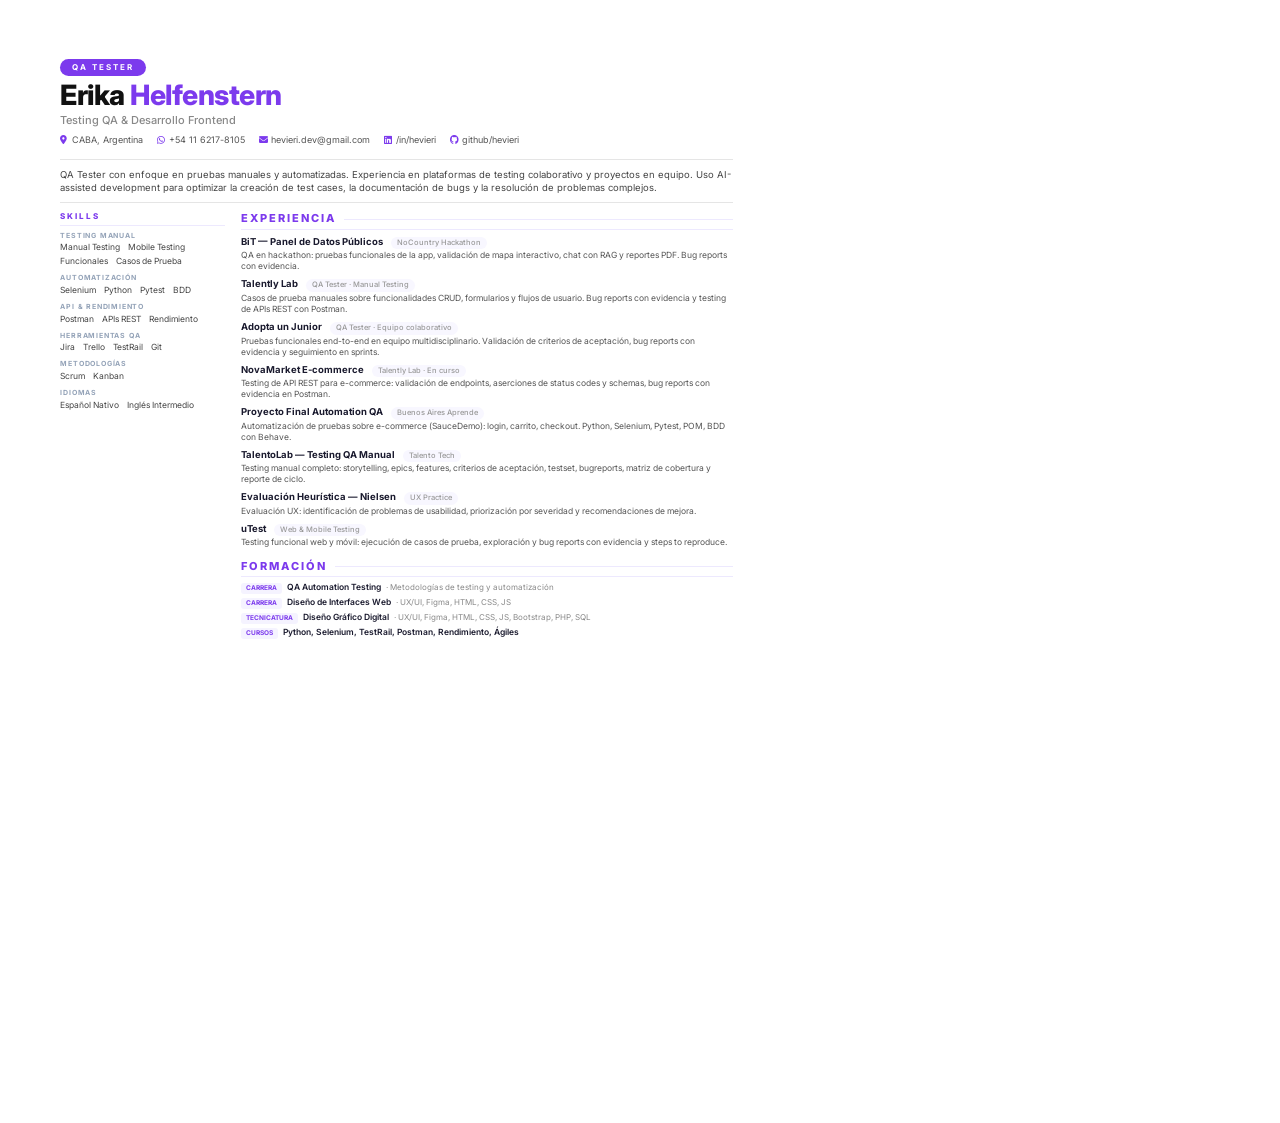
<file: cv-qa-ats.html>
<!doctype html>
<html lang="es">
<head>
  <meta charset="UTF-8">
  <title>Erika Helfenstern - QA Tester</title>
  <link rel="preconnect" href="https://fonts.googleapis.com">
  <link href="https://fonts.googleapis.com/css2?family=Inter:wght@400;500;600;700;800&display=swap" rel="stylesheet">
  <link rel="stylesheet" href="https://cdnjs.cloudflare.com/ajax/libs/font-awesome/6.5.1/css/all.min.css">
  <style>
    * { margin: 0; padding: 0; box-sizing: border-box; }
    body {
      font-family: "Inter", "Segoe UI", Arial, sans-serif;
      font-size: 16px;
      line-height: 1.4;
      color: #1e1e2e;
      background: #fff;
    }
    @page { margin: 0; size: A4; }
    .page {
      width: 210mm;
      height: 297mm;
      padding: 14mm 16mm;
      display: flex;
      flex-direction: column;
    }

    /* ── Header ── */
    .header { margin-bottom: 4px; }
    .badge {
      display: inline-block;
      background: #7c3aed;
      color: #fff;
      font-size: 8px;
      font-weight: 700;
      text-transform: uppercase;
      letter-spacing: 2px;
      padding: 3px 12px;
      border-radius: 10px;
      margin-bottom: 4px;
    }
    h1 { font-size: 28px; font-weight: 800; letter-spacing: -0.5px; color: #111; line-height: 1.1; }
    h1 span { color: #7c3aed; }
    .subtitle {
      font-size: 11px;
      font-weight: 500;
      color: #888;
      margin-top: 2px;
    }
    .contact-line {
      display: flex;
      flex-wrap: wrap;
      gap: 3px 14px;
      margin-top: 6px;
      font-size: 9px;
      color: #555;
    }
    .contact-line a { color: #555; text-decoration: none; }
    .contact-line i { color: #7c3aed; width: 12px; font-size: 9px; }

    .divider { height: 1px; background: #e5e5e5; margin: 8px 0; }

    /* ── Layout ── */
    .main-layout {
      display: flex;
      flex: 1;
      gap: 16px;
    }
    .sidebar {
      width: 165px;
      min-width: 165px;
      display: flex;
      flex-direction: column;
      gap: 10px;
    }
    .content {
      flex: 1;
      display: flex;
      flex-direction: column;
      gap: 10px;
    }

    /* ── Sidebar ── */
    .stitle {
      font-size: 8px;
      font-weight: 800;
      text-transform: uppercase;
      letter-spacing: 2px;
      color: #7c3aed;
      margin-bottom: 4px;
      padding-bottom: 2px;
      border-bottom: 1px solid #ede9fe;
    }
    .skill-group-label {
      font-size: 7px;
      font-weight: 700;
      text-transform: uppercase;
      letter-spacing: 0.8px;
      color: #94a3b8;
      margin-top: 5px;
      margin-bottom: 2px;
    }
    .skill-group-label:first-child { margin-top: 0; }
    .skill-list { display: flex; flex-wrap: wrap; gap: 2px 8px; }
    .skill-list span { font-size: 8.5px; color: #444; }

    /* ── Content ── */
    .sec-title {
      font-size: 11px;
      font-weight: 800;
      text-transform: uppercase;
      letter-spacing: 2px;
      color: #7c3aed;
      margin-bottom: 5px;
      padding-bottom: 2px;
      border-bottom: 1px solid #ede9fe;
      display: flex;
      align-items: center;
      gap: 8px;
    }
    .sec-title::after {
      content: "";
      flex: 1;
      height: 1px;
      background: #ede9fe;
    }

    .exp-list { display: flex; flex-direction: column; gap: 5px; }
    .exp-item { }
    .exp-header { display: flex; align-items: baseline; gap: 8px; flex-wrap: wrap; }
    .exp-header h4 { font-size: 9.5px; font-weight: 700; color: #1a1a2e; }
    .exp-meta {
      font-size: 7.5px;
      font-weight: 500;
      color: #999;
      background: #f8f7ff;
      padding: 1px 6px;
      border-radius: 8px;
    }
    .exp-item p { font-size: 8.5px; color: #555; line-height: 1.3; margin-top: 1px; }

    .edu-list { display: flex; flex-direction: column; gap: 3px; }
    .edu-item { display: flex; align-items: baseline; gap: 5px; flex-wrap: wrap; }
    .edu-tag {
      font-size: 6.5px;
      font-weight: 700;
      text-transform: uppercase;
      background: #f5f3ff;
      color: #7c3aed;
      padding: 1px 5px;
      border-radius: 3px;
      flex-shrink: 0;
    }
    .edu-item h5 { font-size: 8.5px; font-weight: 600; color: #1a1a2e; }
    .edu-item p { font-size: 8px; color: #888; }

    .summary {
      font-size: 9.5px;
      color: #444;
      line-height: 1.4;
    }
  </style>
</head>
<body>
  <div class="page">
    <div class="header">
      <span class="badge">QA Tester</span>
      <h1>Erika <span>Helfenstern</span></h1>
      <div class="subtitle">Testing QA & Desarrollo Frontend</div>
      <div class="contact-line">
        <span><i class="fa-solid fa-location-dot"></i>CABA, Argentina</span>
        <a href="https://wa.me/541162178105"><i class="fa-brands fa-whatsapp"></i>+54 11 6217-8105</a>
        <a href="mailto:hevieri.dev@gmail.com"><i class="fa-solid fa-envelope"></i>hevieri.dev@gmail.com</a>
        <a href="https://www.linkedin.com/in/hevieri/"><i class="fa-brands fa-linkedin"></i>/in/hevieri</a>
        <a href="https://github.com/hevieri"><i class="fa-brands fa-github"></i>github/hevieri</a>
      </div>
    </div>

    <div class="divider"></div>

    <p class="summary">QA Tester con enfoque en pruebas manuales y automatizadas. Experiencia en plataformas de testing colaborativo y proyectos en equipo. Uso AI-assisted development para optimizar la creación de test cases, la documentación de bugs y la resolución de problemas complejos.</p>

    <div class="divider"></div>

    <div class="main-layout">
      <div class="sidebar">
        <div>
          <div class="stitle">Skills</div>
          <div class="skill-group-label">Testing Manual</div>
          <div class="skill-list">
            <span>Manual Testing</span> <span>Mobile Testing</span> <span>Funcionales</span> <span>Casos de Prueba</span>
          </div>
          <div class="skill-group-label">Automatización</div>
          <div class="skill-list">
            <span>Selenium</span> <span>Python</span> <span>Pytest</span> <span>BDD</span>
          </div>
          <div class="skill-group-label">API & Rendimiento</div>
          <div class="skill-list">
            <span>Postman</span> <span>APIs REST</span> <span>Rendimiento</span>
          </div>
          <div class="skill-group-label">Herramientas QA</div>
          <div class="skill-list">
            <span>Jira</span> <span>Trello</span> <span>TestRail</span> <span>Git</span>
          </div>
          <div class="skill-group-label">Metodologías</div>
          <div class="skill-list">
            <span>Scrum</span> <span>Kanban</span>
          </div>
          <div class="skill-group-label">Idiomas</div>
          <div class="skill-list">
            <span>Español Nativo</span> <span>Inglés Intermedio</span>
          </div>
        </div>
      </div>

      <div class="content">
        <div>
          <div class="sec-title">Experiencia</div>
          <div class="exp-list">
            <div class="exp-item">
              <div class="exp-header">
                <h4>BiT — Panel de Datos Públicos</h4>
                <span class="exp-meta">NoCountry Hackathon</span>
              </div>
              <p>QA en hackathon: pruebas funcionales de la app, validación de mapa interactivo, chat con RAG y reportes PDF. Bug reports con evidencia.</p>
            </div>
            <div class="exp-item">
              <div class="exp-header">
                <h4>Talently Lab</h4>
                <span class="exp-meta">QA Tester · Manual Testing</span>
              </div>
              <p>Casos de prueba manuales sobre funcionalidades CRUD, formularios y flujos de usuario. Bug reports con evidencia y testing de APIs REST con Postman.</p>
            </div>
            <div class="exp-item">
              <div class="exp-header">
                <h4>Adopta un Junior</h4>
                <span class="exp-meta">QA Tester · Equipo colaborativo</span>
              </div>
              <p>Pruebas funcionales end-to-end en equipo multidisciplinario. Validación de criterios de aceptación, bug reports con evidencia y seguimiento en sprints.</p>
            </div>
            <div class="exp-item">
              <div class="exp-header">
                <h4>NovaMarket E-commerce</h4>
                <span class="exp-meta">Talently Lab · En curso</span>
              </div>
              <p>Testing de API REST para e-commerce: validación de endpoints, aserciones de status codes y schemas, bug reports con evidencia en Postman.</p>
            </div>
            <div class="exp-item">
              <div class="exp-header">
                <h4>Proyecto Final Automation QA</h4>
                <span class="exp-meta">Buenos Aires Aprende</span>
              </div>
              <p>Automatización de pruebas sobre e-commerce (SauceDemo): login, carrito, checkout. Python, Selenium, Pytest, POM, BDD con Behave.</p>
            </div>
            <div class="exp-item">
              <div class="exp-header">
                <h4>TalentoLab — Testing QA Manual</h4>
                <span class="exp-meta">Talento Tech</span>
              </div>
              <p>Testing manual completo: storytelling, epics, features, criterios de aceptación, testset, bugreports, matriz de cobertura y reporte de ciclo.</p>
            </div>
            <div class="exp-item">
              <div class="exp-header">
                <h4>Evaluación Heurística — Nielsen</h4>
                <span class="exp-meta">UX Practice</span>
              </div>
              <p>Evaluación UX: identificación de problemas de usabilidad, priorización por severidad y recomendaciones de mejora.</p>
            </div>
            <div class="exp-item">
              <div class="exp-header">
                <h4>uTest</h4>
                <span class="exp-meta">Web & Mobile Testing</span>
              </div>
              <p>Testing funcional web y móvil: ejecución de casos de prueba, exploración y bug reports con evidencia y steps to reproduce.</p>
            </div>
          </div>
        </div>

        <div>
          <div class="sec-title">Formación</div>
          <div class="edu-list">
            <div class="edu-item">
              <span class="edu-tag">Carrera</span>
              <h5>QA Automation Testing</h5>
              <p>· Metodologías de testing y automatización</p>
            </div>
            <div class="edu-item">
              <span class="edu-tag">Carrera</span>
              <h5>Diseño de Interfaces Web</h5>
              <p>· UX/UI, Figma, HTML, CSS, JS</p>
            </div>
            <div class="edu-item">
              <span class="edu-tag">Tecnicatura</span>
              <h5>Diseño Gráfico Digital</h5>
              <p>· UX/UI, Figma, HTML, CSS, JS, Bootstrap, PHP, SQL</p>
            </div>
            <div class="edu-item">
              <span class="edu-tag">Cursos</span>
              <h5>Python, Selenium, TestRail, Postman, Rendimiento, Ágiles</h5>
            </div>
          </div>
        </div>
      </div>
    </div>
  </div>
</body>
</html>
</file>
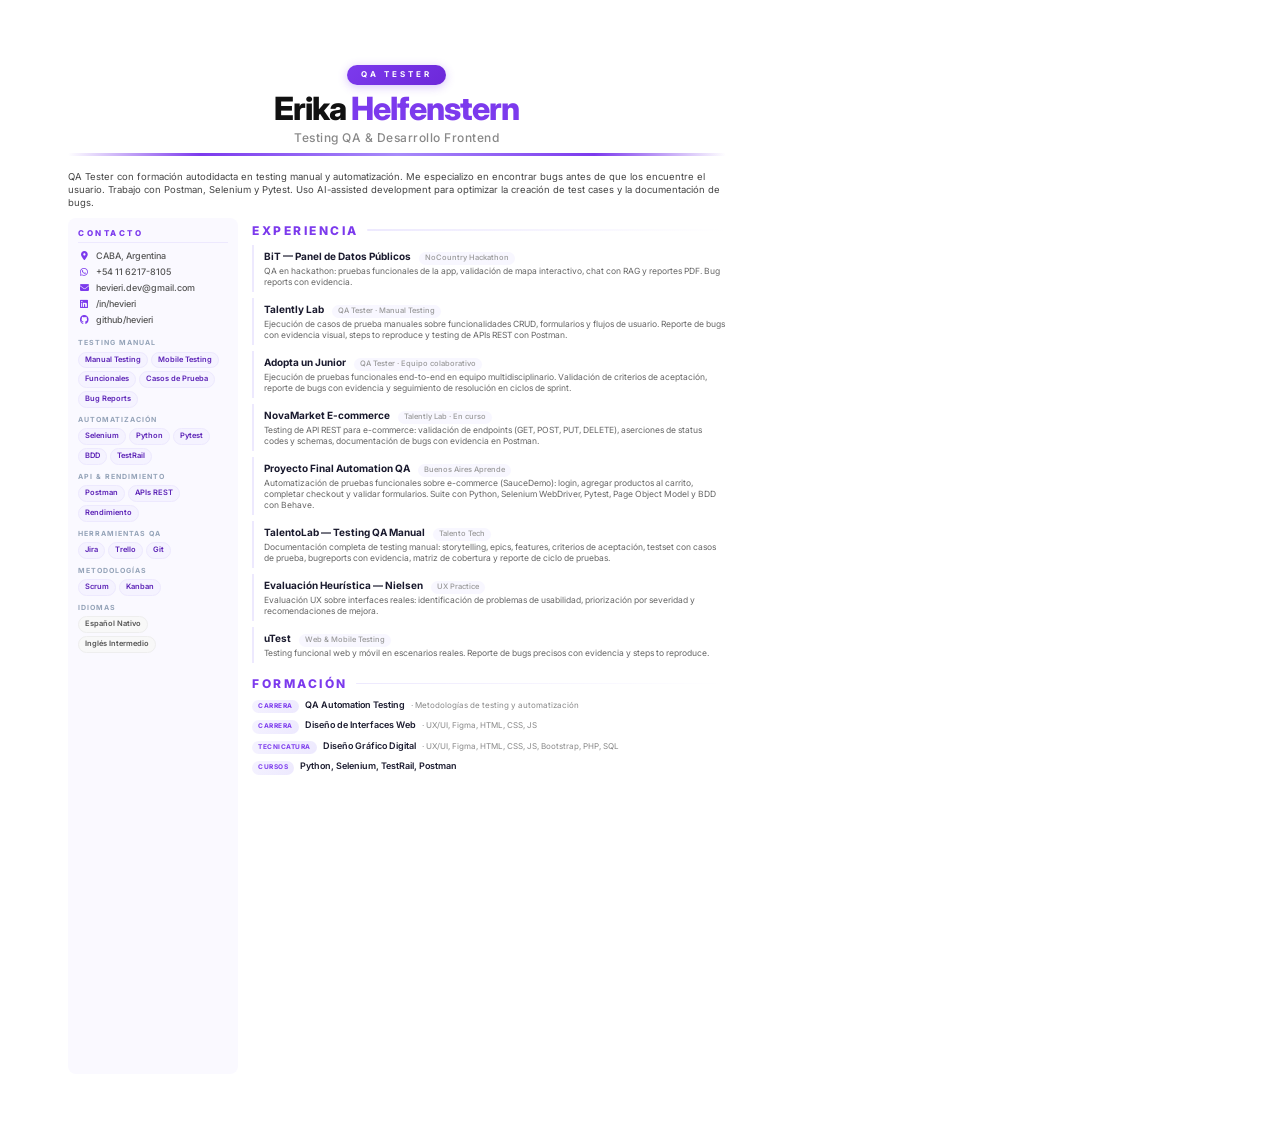
<file: cv-qa.html>
<!doctype html>
<html lang="es">
<head>
  <meta charset="UTF-8">
  <title>Erika Helfenstern - QA Tester</title>
  <link rel="preconnect" href="https://fonts.googleapis.com">
  <link href="https://fonts.googleapis.com/css2?family=Inter:wght@400;500;600;700;800&display=swap" rel="stylesheet">
  <link rel="stylesheet" href="https://cdnjs.cloudflare.com/ajax/libs/font-awesome/6.5.1/css/all.min.css">
  <style>
    * { margin: 0; padding: 0; box-sizing: border-box; }
    body {
      font-family: "Inter", "Segoe UI", sans-serif;
      font-size: 16px;
      line-height: 1.45;
      color: #1e1e2e;
      background: #fff;
    }
    @page { margin: 0; size: A4; }
    .page {
      width: 210mm;
      height: 297mm;
      padding: 16mm 18mm 14mm;
      display: flex;
      flex-direction: column;
    }

    /* ── Header ── */
    .header { margin-bottom: 6px; text-align: center; }
    .badge {
      display: inline-block;
      background: linear-gradient(135deg, #7c3aed 0%, #6d28d9 100%);
      color: #fff;
      font-size: 8px;
      font-weight: 700;
      text-transform: uppercase;
      letter-spacing: 3px;
      padding: 4px 14px;
      border-radius: 20px;
      margin-bottom: 6px;
      box-shadow: 0 2px 10px rgba(124,58,237,0.3);
    }
    h1 { font-size: 32px; font-weight: 800; letter-spacing: -1px; color: #111; line-height: 1.1; }
    h1 span { color: #7c3aed; }
    .subtitle {
      font-size: 12px;
      font-weight: 500;
      color: #888;
      letter-spacing: 0.5px;
      margin-top: 3px;
    }

    .top-divider {
      height: 3px;
      border: none;
      border-radius: 2px;
      background: linear-gradient(90deg, transparent, #7c3aed 20%, #a78bfa 50%, #7c3aed 80%, transparent);
      margin-bottom: 14px;
    }

    /* ── Layout ── */
    .main-layout {
      display: flex;
      flex: 1;
      gap: 18px;
    }

    /* ── Sidebar ── */
    .sidebar {
      width: 170px;
      min-width: 170px;
      display: flex;
      flex-direction: column;
      gap: 12px;
      background: #faf9ff;
      border-radius: 8px;
      padding: 10px;
      margin: -4px -4px -4px 0;
    }
    .sidebar-section { }
    .stitle {
      font-size: 8px;
      font-weight: 800;
      text-transform: uppercase;
      letter-spacing: 2.5px;
      color: #7c3aed;
      margin-bottom: 6px;
      padding-bottom: 3px;
      border-bottom: 1.5px solid #ede9fe;
    }
    .contact-list { display: flex; flex-direction: column; gap: 3px; }
    .contact-list a, .contact-list span {
      display: flex;
      align-items: center;
      gap: 6px;
      font-size: 9px;
      font-weight: 500;
      color: #555;
      text-decoration: none;
    }
    .contact-list i { color: #7c3aed; width: 12px; font-size: 9px; text-align: center; }

    .skill-pills { display: flex; flex-wrap: wrap; gap: 3px; }
    .pill {
      display: inline-block;
      font-size: 7.5px;
      font-weight: 600;
      color: #5b21b6;
      background: #f5f3ff;
      border: 1px solid #ede9fe;
      padding: 2px 6px;
      border-radius: 10px;
      white-space: nowrap;
    }
    .pill.lang {
      color: #555;
      background: #f8f8f8;
      border-color: #eee;
    }
    .skill-cat {
      font-size: 7px;
      font-weight: 700;
      text-transform: uppercase;
      letter-spacing: 1px;
      color: #94a3b8;
      margin-bottom: 3px;
      margin-top: 7px;
    }
    .skill-cat:first-child { margin-top: 0; }

    /* ── Content ── */
    .content {
      flex: 1;
      display: flex;
      flex-direction: column;
      gap: 12px;
    }
    .sec-title {
      font-size: 12px;
      font-weight: 800;
      text-transform: uppercase;
      letter-spacing: 2.5px;
      color: #7c3aed;
      margin-bottom: 6px;
      display: flex;
      align-items: center;
      gap: 8px;
    }
    .sec-title::after {
      content: "";
      flex: 1;
      height: 1.5px;
      background: linear-gradient(90deg, #ede9fe, transparent);
      border-radius: 1px;
    }

    .exp-list { display: flex; flex-direction: column; gap: 6px; }
    .exp-item {
      padding: 4px 0 4px 10px;
      border-left: 2.5px solid #ede9fe;
    }
    .exp-header { display: flex; align-items: baseline; gap: 8px; flex-wrap: wrap; }
    .exp-header h4 { font-size: 10px; font-weight: 700; color: #1a1a2e; }
    .exp-header .exp-meta {
      font-size: 7.5px;
      font-weight: 500;
      color: #999;
      background: #f8f7ff;
      padding: 1px 6px;
      border-radius: 8px;
    }
    .exp-item p { font-size: 8.5px; color: #666; line-height: 1.3; margin-top: 1px; }

    .edu-list { display: flex; flex-direction: column; gap: 5px; }
    .edu-item { display: flex; align-items: baseline; gap: 6px; flex-wrap: wrap; }
    .edu-tag {
      font-size: 6.5px;
      font-weight: 700;
      text-transform: uppercase;
      background: linear-gradient(135deg, #f5f3ff, #ede9fe);
      color: #7c3aed;
      padding: 2px 6px;
      border-radius: 10px;
      letter-spacing: 0.5px;
      flex-shrink: 0;
    }
    .edu-item h5 { font-size: 9px; font-weight: 600; color: #1a1a2e; }
    .edu-item p { font-size: 8px; color: #888; }

    .summary {
      font-size: 9.5px;
      color: #444;
      line-height: 1.4;
      margin-bottom: 12px;
    }
  </style>
</head>
<body>
  <div class="page">
    <div class="header">
      <span class="badge">QA Tester</span>
      <h1>Erika <span>Helfenstern</span></h1>
      <div class="subtitle">Testing QA & Desarrollo Frontend</div>
    </div>

    <hr class="top-divider">

    <p class="summary">QA Tester con formación autodidacta en testing manual y automatización. Me especializo en encontrar bugs antes de que los encuentre el usuario. Trabajo con Postman, Selenium y Pytest. Uso AI-assisted development para optimizar la creación de test cases y la documentación de bugs.</p>

    <div class="main-layout">
      <div class="sidebar">
        <div class="sidebar-section">
          <div class="stitle">Contacto</div>
          <div class="contact-list">
            <span><i class="fa-solid fa-location-dot"></i>CABA, Argentina</span>
            <a href="https://wa.me/541162178105"><i class="fa-brands fa-whatsapp"></i>+54 11 6217-8105</a>
            <a href="mailto:hevieri.dev@gmail.com"><i class="fa-solid fa-envelope"></i>hevieri.dev@gmail.com</a>
            <a href="https://www.linkedin.com/in/hevieri/"><i class="fa-brands fa-linkedin"></i>/in/hevieri</a>
            <a href="https://github.com/hevieri"><i class="fa-brands fa-github"></i>github/hevieri</a>
          </div>
        </div>

        <div class="sidebar-section">
          <div class="skill-cat">Testing Manual</div>
          <div class="skill-pills">
            <span class="pill">Manual Testing</span>
            <span class="pill">Mobile Testing</span>
            <span class="pill">Funcionales</span>
            <span class="pill">Casos de Prueba</span>
            <span class="pill">Bug Reports</span>
          </div>
          <div class="skill-cat">Automatización</div>
          <div class="skill-pills">
            <span class="pill">Selenium</span>
            <span class="pill">Python</span>
            <span class="pill">Pytest</span>
            <span class="pill">BDD</span>
            <span class="pill">TestRail</span>
          </div>
          <div class="skill-cat">API & Rendimiento</div>
          <div class="skill-pills">
            <span class="pill">Postman</span>
            <span class="pill">APIs REST</span>
            <span class="pill">Rendimiento</span>
          </div>
          <div class="skill-cat">Herramientas QA</div>
          <div class="skill-pills">
            <span class="pill">Jira</span>
            <span class="pill">Trello</span>
            <span class="pill">Git</span>
          </div>
          <div class="skill-cat">Metodologías</div>
          <div class="skill-pills">
            <span class="pill">Scrum</span>
            <span class="pill">Kanban</span>
          </div>
          <div class="skill-cat">Idiomas</div>
          <div class="skill-pills">
            <span class="pill lang">Español Nativo</span>
            <span class="pill lang">Inglés Intermedio</span>
          </div>
        </div>
      </div>

      <div class="content">
        <div>
          <div class="sec-title">Experiencia</div>
          <div class="exp-list">
            <div class="exp-item">
              <div class="exp-header">
                <h4>BiT — Panel de Datos Públicos</h4>
                <span class="exp-meta">NoCountry Hackathon</span>
              </div>
              <p>QA en hackathon: pruebas funcionales de la app, validación de mapa interactivo, chat con RAG y reportes PDF. Bug reports con evidencia.</p>
            </div>
            <div class="exp-item">
              <div class="exp-header">
                <h4>Talently Lab</h4>
                <span class="exp-meta">QA Tester · Manual Testing</span>
              </div>
              <p>Ejecución de casos de prueba manuales sobre funcionalidades CRUD, formularios y flujos de usuario. Reporte de bugs con evidencia visual, steps to reproduce y testing de APIs REST con Postman.</p>
            </div>
            <div class="exp-item">
              <div class="exp-header">
                <h4>Adopta un Junior</h4>
                <span class="exp-meta">QA Tester · Equipo colaborativo</span>
              </div>
              <p>Ejecución de pruebas funcionales end-to-end en equipo multidisciplinario. Validación de criterios de aceptación, reporte de bugs con evidencia y seguimiento de resolución en ciclos de sprint.</p>
            </div>
            <div class="exp-item">
              <div class="exp-header">
                <h4>NovaMarket E-commerce</h4>
                <span class="exp-meta">Talently Lab · En curso</span>
              </div>
              <p>Testing de API REST para e-commerce: validación de endpoints (GET, POST, PUT, DELETE), aserciones de status codes y schemas, documentación de bugs con evidencia en Postman.</p>
            </div>
            <div class="exp-item">
              <div class="exp-header">
                <h4>Proyecto Final Automation QA</h4>
                <span class="exp-meta">Buenos Aires Aprende</span>
              </div>
              <p>Automatización de pruebas funcionales sobre e-commerce (SauceDemo): login, agregar productos al carrito, completar checkout y validar formularios. Suite con Python, Selenium WebDriver, Pytest, Page Object Model y BDD con Behave.</p>
            </div>
            <div class="exp-item">
              <div class="exp-header">
                <h4>TalentoLab — Testing QA Manual</h4>
                <span class="exp-meta">Talento Tech</span>
              </div>
              <p>Documentación completa de testing manual: storytelling, epics, features, criterios de aceptación, testset con casos de prueba, bugreports con evidencia, matriz de cobertura y reporte de ciclo de pruebas.</p>
            </div>
            <div class="exp-item">
              <div class="exp-header">
                <h4>Evaluación Heurística — Nielsen</h4>
                <span class="exp-meta">UX Practice</span>
              </div>
              <p>Evaluación UX sobre interfaces reales: identificación de problemas de usabilidad, priorización por severidad y recomendaciones de mejora.</p>
            </div>
            <div class="exp-item">
              <div class="exp-header">
                <h4>uTest</h4>
                <span class="exp-meta">Web & Mobile Testing</span>
              </div>
              <p>Testing funcional web y móvil en escenarios reales. Reporte de bugs precisos con evidencia y steps to reproduce.</p>
            </div>
          </div>
        </div>

        <div>
          <div class="sec-title">Formación</div>
          <div class="edu-list">
            <div class="edu-item">
              <span class="edu-tag">Carrera</span>
              <h5>QA Automation Testing</h5>
              <p>· Metodologías de testing y automatización</p>
            </div>
            <div class="edu-item">
              <span class="edu-tag">Carrera</span>
              <h5>Diseño de Interfaces Web</h5>
              <p>· UX/UI, Figma, HTML, CSS, JS</p>
            </div>
            <div class="edu-item">
              <span class="edu-tag">Tecnicatura</span>
              <h5>Diseño Gráfico Digital</h5>
              <p>· UX/UI, Figma, HTML, CSS, JS, Bootstrap, PHP, SQL</p>
            </div>
            <div class="edu-item">
              <span class="edu-tag">Cursos</span>
              <h5>Python, Selenium, TestRail, Postman</h5>
            </div>
          </div>
        </div>
      </div>
    </div>
  </div>
</body>
</html>
</file>
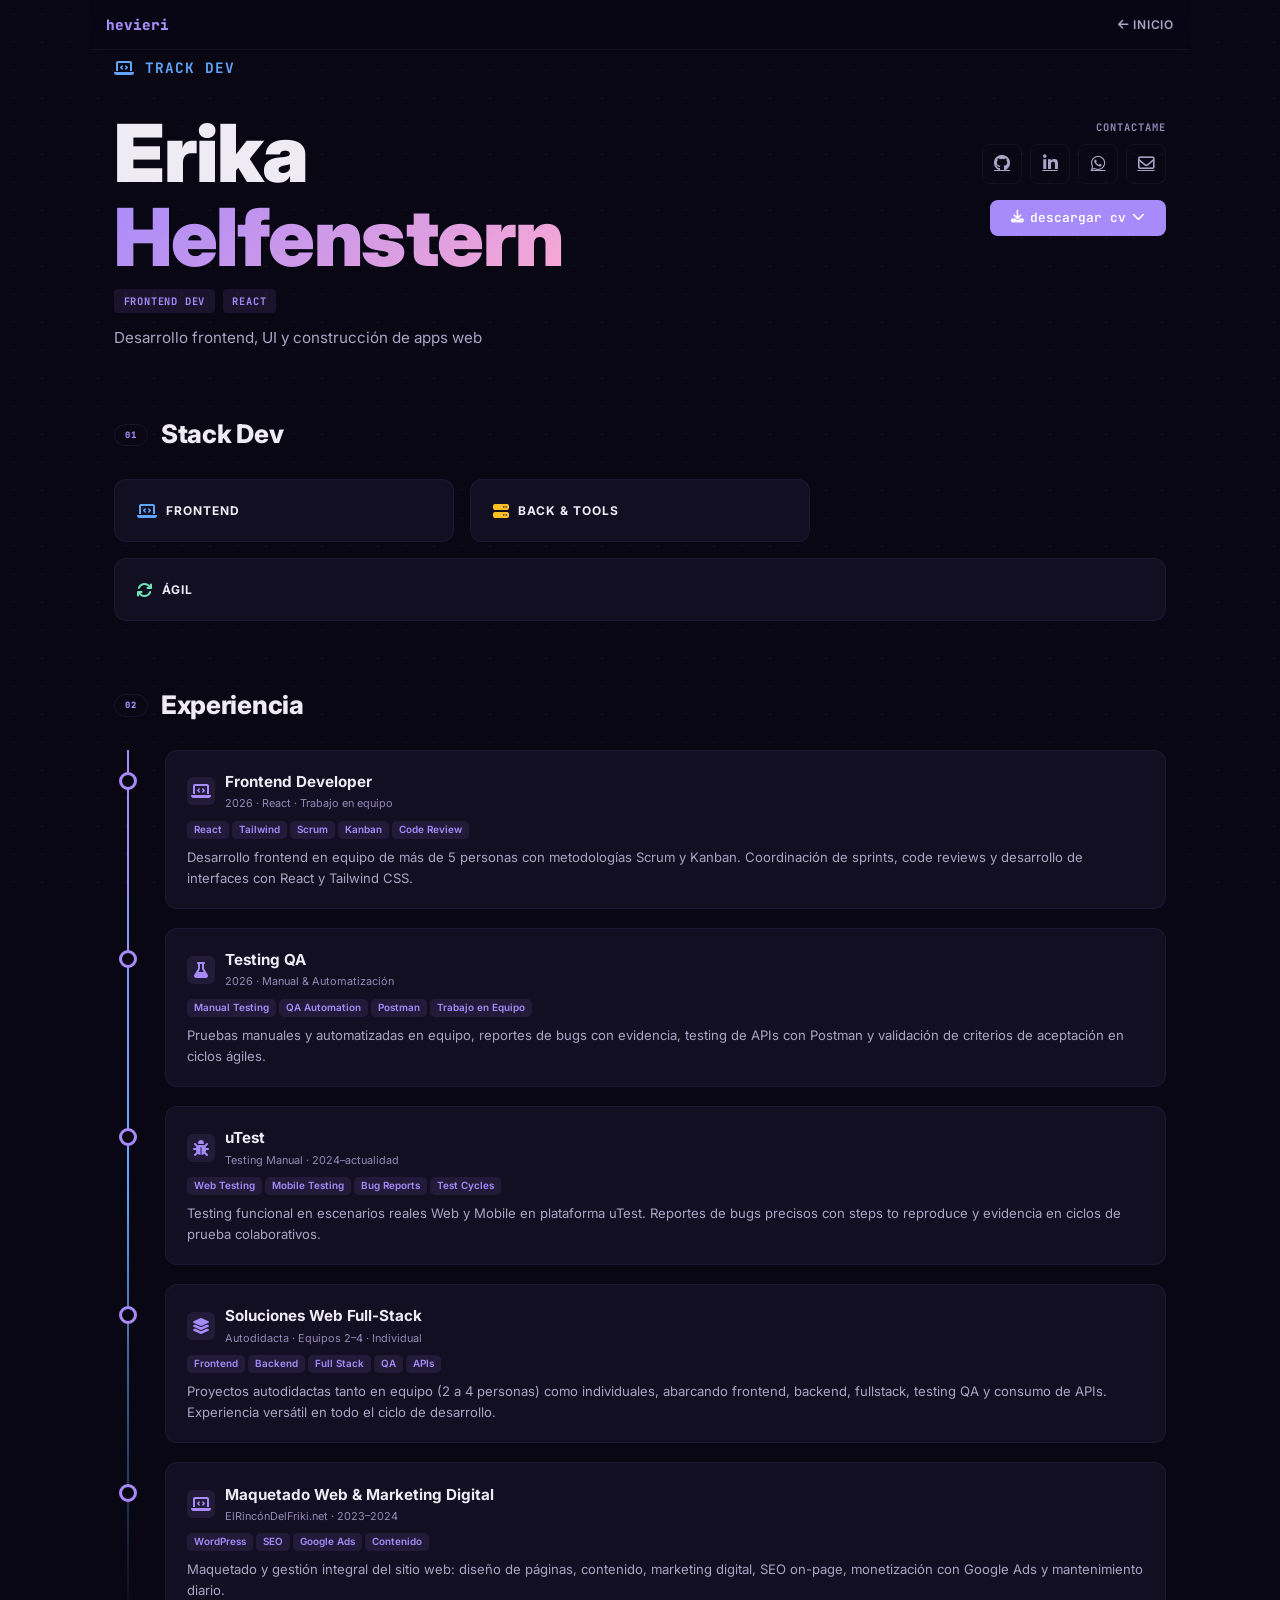
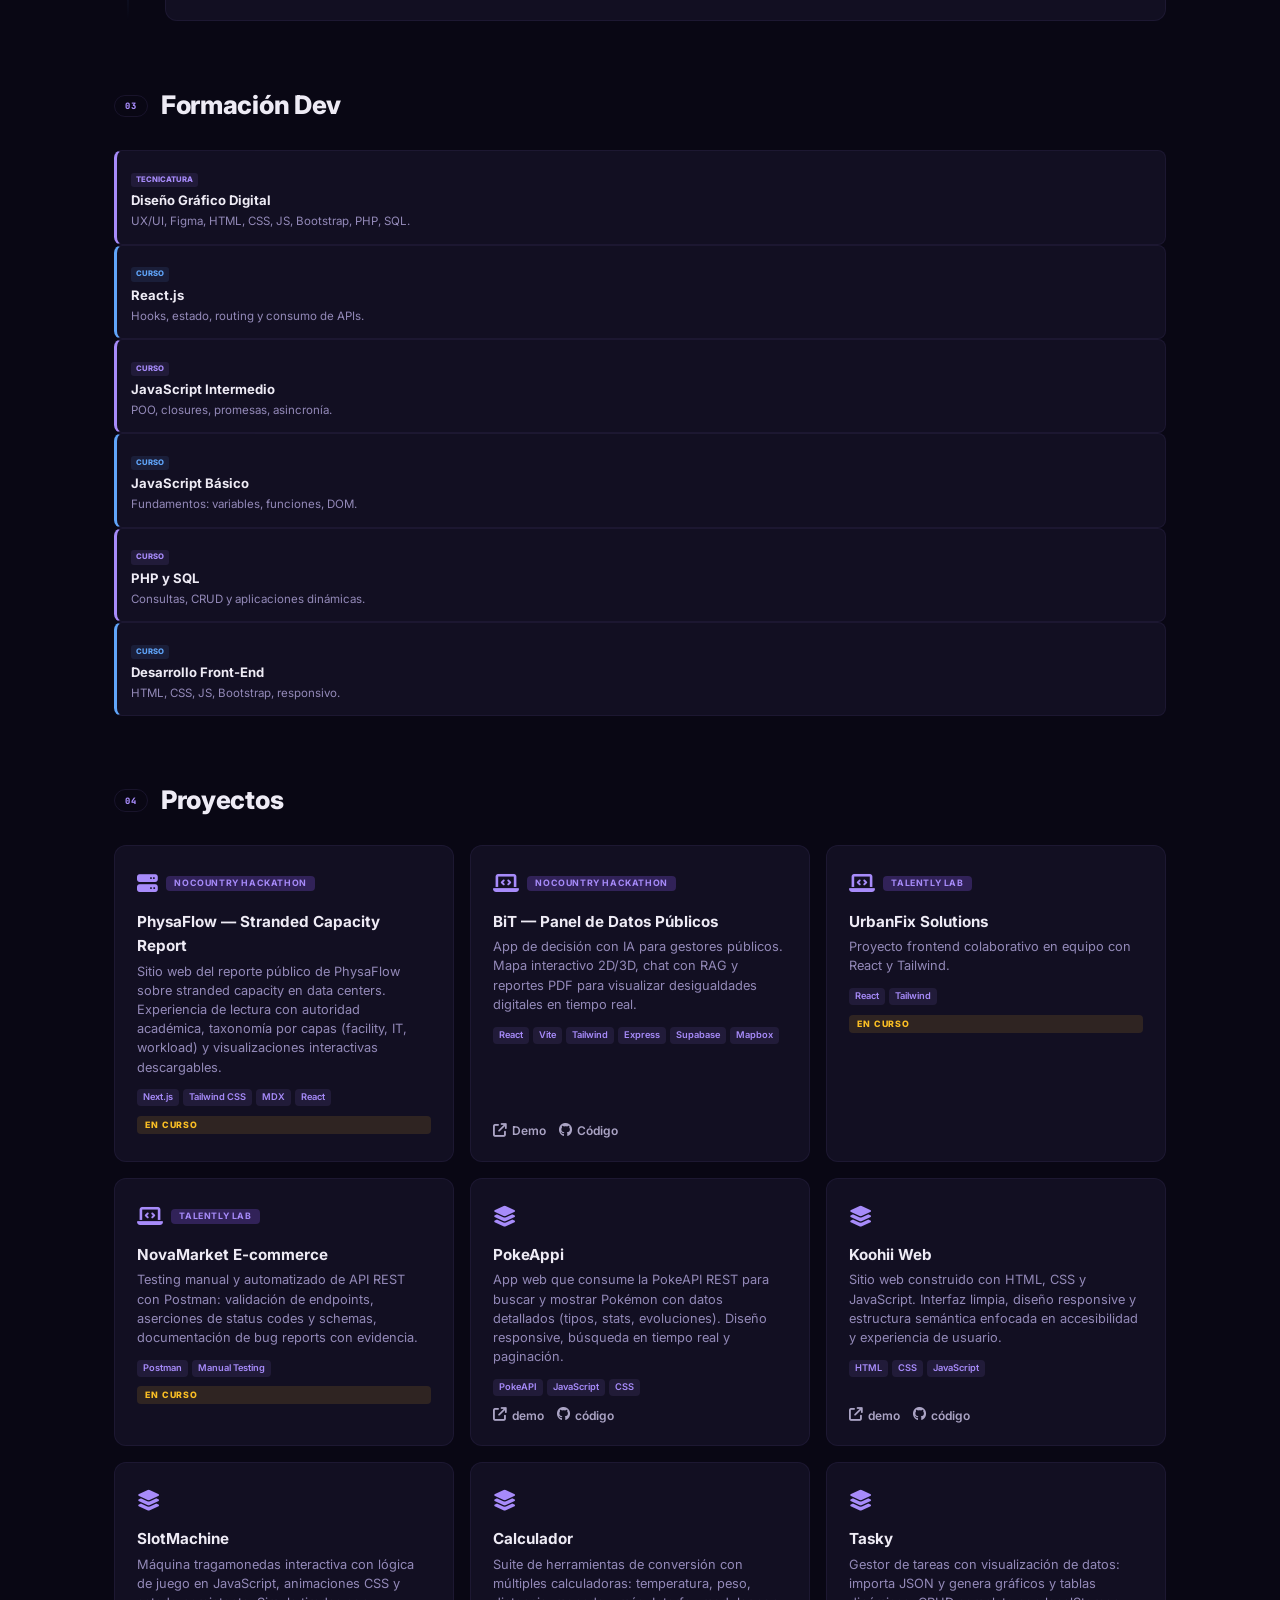
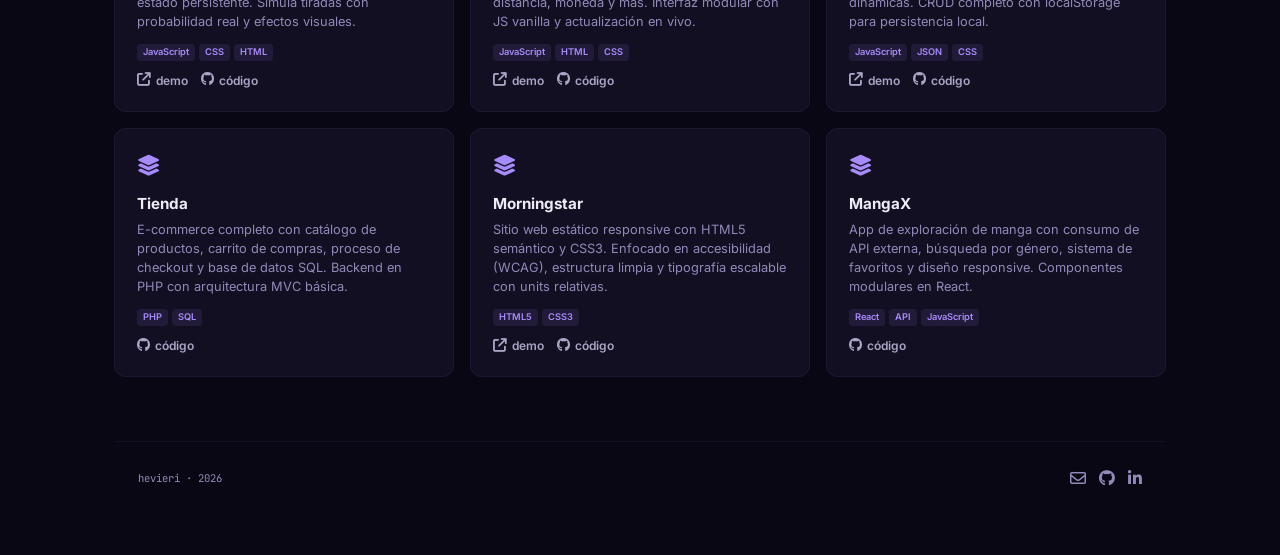
<file: dev.html>
<!doctype html>
<html lang="es">
<head>
  <meta charset="UTF-8" />
  <meta name="viewport" content="width=device-width, initial-scale=1.0, minimum-scale=1.0" />
  <meta name="theme-color" content="#090714" />
  <meta name="apple-mobile-web-app-capable" content="yes" />
  <meta name="apple-mobile-web-app-status-bar-style" content="black-translucent" />
  <title>Erika · Dev Track</title>
  <meta name="description" content="Desarrollo Web — Portafolio de Erika Helfenstern" />
  <link rel="preconnect" href="https://fonts.googleapis.com" />
  <link href="https://fonts.googleapis.com/css2?family=Inter:wght@400;500;600;700;800;900&family=JetBrains+Mono:wght@400;500;700&display=swap" rel="stylesheet" />
  <link rel="stylesheet" href="https://cdnjs.cloudflare.com/ajax/libs/font-awesome/6.5.1/css/all.min.css" />
  <link rel="stylesheet" href="style.css" />
</head>
<body>

  <a href="#main-content" class="skip-link">Saltar al contenido</a>

  <nav class="nav" aria-label="Navegación principal">
    <a href="index.html" class="nav__logo">hevieri</a>
    <button class="nav__hamburger" aria-expanded="false" aria-controls="nav-links" aria-label="Abrir menú de navegación">
      <span></span><span></span><span></span>
    </button>
    <div class="nav__links" id="nav-links">
      <a href="index.html"><i class="fa-solid fa-arrow-left" aria-hidden="true"></i> inicio</a>
    </div>
  </nav>

  <main class="track-page" id="main-content">
    <div class="track-page__head" style="color:var(--blue)">
      <i class="fa-solid fa-laptop-code"></i> Track Dev
    </div>

    <section class="hero" style="margin-top:0">
      <div class="hero__left">
        <h1 class="hero__name">
          Erika<br>
          <span class="gradient-text">Helfenstern</span>
        </h1>
        <div class="hero__tags">
          <span class="tag">Frontend Dev</span>
          <span class="tag">React</span>
        </div>
        <p class="hero__desc">Desarrollo frontend, UI y construcción de apps web</p>
      </div>
      <div class="hero__right">
        <div class="hero__contact">
          <span class="hero__contact-title">Contactame</span>
          <div class="hero__contact-links">
            <a href="https://github.com/hevieri" target="_blank" aria-label="GitHub"><i class="fa-brands fa-github"></i></a>
            <a href="https://www.linkedin.com/in/hevieri/" target="_blank" aria-label="LinkedIn"><i class="fa-brands fa-linkedin-in"></i></a>
            <a href="https://wa.me/5491162178105" target="_blank" aria-label="WhatsApp"><i class="fa-brands fa-whatsapp"></i></a>
            <a href="mailto:hevieri.dev@gmail.com" aria-label="Email"><i class="fa-regular fa-envelope"></i></a>
          </div>
        </div>
        <div class="hero__actions">
          <div class="cv-group">
            <button class="btn" aria-haspopup="true" aria-expanded="false" aria-controls="cv-dropdown" onclick="toggleCVDropdown(event)">
              <i class="fa-solid fa-download" aria-hidden="true"></i> descargar cv
              <i class="fa-solid fa-chevron-down" id="cv-arrow" aria-hidden="true"></i>
            </button>
            <div class="cv-dropdown" id="cv-dropdown">
              <a href="cv-frontend-ats.pdf" download><i class="fa-solid fa-laptop-code"></i> Frontend (ATS)</a>
              <a href="cv-frontend.pdf" download><i class="fa-regular fa-file-lines"></i> Frontend</a>
            </div>
          </div>
        </div>
      </div>
    </section>

    <section class="section" id="stack">
      <div class="section__head">
        <span class="section__num">01</span>
        <h2>Stack Dev</h2>
      </div>
      <div class="stack__grid" id="dev-stack-grid">
        <div class="card">
          <div class="card__head"><i class="fa-solid fa-laptop-code" style="color:var(--blue)"></i> <span>Frontend</span></div>
          <div class="stack__list" id="front-render"></div>
        </div>
        <div class="card">
          <div class="card__head"><i class="fa-solid fa-server" style="color:var(--amber)"></i> <span>Back & Tools</span></div>
          <div class="stack__list" id="back-render"></div>
        </div>
        <div class="card card--full">
          <div class="card__head"><i class="fa-solid fa-arrows-rotate" style="color:var(--green)"></i> <span>Ágil</span></div>
          <div class="stack__tags" id="agile-render"></div>
        </div>
      </div>
    </section>

    <section class="section" id="exp">
      <div class="section__head">
        <span class="section__num">02</span>
        <h2>Experiencia</h2>
      </div>
      <div class="timeline">
        <div class="tl__item">
          <div class="tl__dot"></div>
          <div class="card tl__card">
            <div class="tl__top">
              <i class="fa-solid fa-laptop-code"></i>
              <div><h3>Frontend Developer</h3><span class="tl__role">2026 · React · Trabajo en equipo</span></div>
            </div>
            <div class="tl__tags"><span>React</span><span>Tailwind</span><span>Scrum</span><span>Kanban</span><span>Code Review</span></div>
            <p>Desarrollo frontend en equipo de más de 5 personas con metodologías Scrum y Kanban. Coordinación de sprints, code reviews y desarrollo de interfaces con React y Tailwind CSS.</p>
          </div>
        </div>
        <div class="tl__item">
          <div class="tl__dot"></div>
          <div class="card tl__card">
            <div class="tl__top">
              <i class="fa-solid fa-flask"></i>
              <div><h3>Testing QA</h3><span class="tl__role">2026 · Manual & Automatización</span></div>
            </div>
            <div class="tl__tags"><span>Manual Testing</span><span>QA Automation</span><span>Postman</span><span>Trabajo en Equipo</span></div>
            <p>Pruebas manuales y automatizadas en equipo, reportes de bugs con evidencia, testing de APIs con Postman y validación de criterios de aceptación en ciclos ágiles.</p>
          </div>
        </div>
        <div class="tl__item">
          <div class="tl__dot"></div>
          <div class="card tl__card">
            <div class="tl__top">
              <i class="fa-solid fa-bug"></i>
              <div><h3>uTest</h3><span class="tl__role">Testing Manual · 2024–actualidad</span></div>
            </div>
            <div class="tl__tags"><span>Web Testing</span><span>Mobile Testing</span><span>Bug Reports</span><span>Test Cycles</span></div>
            <p>Testing funcional en escenarios reales Web y Mobile en plataforma uTest. Reportes de bugs precisos con steps to reproduce y evidencia en ciclos de prueba colaborativos.</p>
          </div>
        </div>
        <div class="tl__item">
          <div class="tl__dot"></div>
          <div class="card tl__card">
            <div class="tl__top">
              <i class="fa-solid fa-layer-group"></i>
              <div><h3>Soluciones Web Full-Stack</h3><span class="tl__role">Autodidacta · Equipos 2–4 · Individual</span></div>
            </div>
            <div class="tl__tags"><span>Frontend</span><span>Backend</span><span>Full Stack</span><span>QA</span><span>APIs</span></div>
            <p>Proyectos autodidactas tanto en equipo (2 a 4 personas) como individuales, abarcando frontend, backend, fullstack, testing QA y consumo de APIs. Experiencia versátil en todo el ciclo de desarrollo.</p>
          </div>
        </div>
        <div class="tl__item">
          <div class="tl__dot"></div>
          <div class="card tl__card">
            <div class="tl__top">
              <i class="fa-solid fa-laptop-code"></i>
              <div><h3>Maquetado Web & Marketing Digital</h3><span class="tl__role">ElRincónDelFriki.net · 2023–2024</span></div>
            </div>
            <div class="tl__tags"><span>WordPress</span><span>SEO</span><span>Google Ads</span><span>Contenido</span></div>
            <p>Maquetado y gestión integral del sitio web: diseño de páginas, contenido, marketing digital, SEO on-page, monetización con Google Ads y mantenimiento diario.</p>
          </div>
        </div>
      </div>
    </section>

    <section class="section" id="edu">
      <div class="section__head">
        <span class="section__num">03</span>
        <h2>Formación Dev</h2>
      </div>
      <div class="track__edu">
        <div id="edu-front-render"></div>
      </div>
    </section>

    <section class="section" id="projects">
      <div class="section__head">
        <span class="section__num">04</span>
        <h2>Proyectos</h2>
      </div>
      <div class="projects__grid">
        <div class="card project-card">
          <div class="project-card__top">
            <div class="project-card__icon"><i class="fa-solid fa-server"></i></div>
            <span class="project-card__badge">NoCountry Hackathon</span>
          </div>
          <h3>PhysaFlow — Stranded Capacity Report</h3>
          <p>Sitio web del reporte público de PhysaFlow sobre stranded capacity en data centers. Experiencia de lectura con autoridad académica, taxonomía por capas (facility, IT, workload) y visualizaciones interactivas descargables.</p>
          <div class="project-card__tech"><span>Next.js</span><span>Tailwind CSS</span><span>MDX</span><span>React</span></div>
          <span class="project-card__soon">en curso</span>
        </div>
        <div class="card project-card">
          <div class="project-card__top">
            <div class="project-card__icon"><i class="fa-solid fa-laptop-code"></i></div>
            <span class="project-card__badge">NoCountry Hackathon</span>
          </div>
          <h3>BiT — Panel de Datos Públicos</h3>
          <p>App de decisión con IA para gestores públicos. Mapa interactivo 2D/3D, chat con RAG y reportes PDF para visualizar desigualdades digitales en tiempo real.</p>
          <div class="project-card__tech"><span>React</span><span>Vite</span><span>Tailwind</span><span>Express</span><span>Supabase</span><span>Mapbox</span></div>
          <div class="project-card__links">
            <a href="https://s06-26-nc-equipo-69-b2g-frontend.vercel.app/" target="_blank" rel="noopener"><i class="fa-solid fa-arrow-up-right-from-square"></i> Demo</a>
            <a href="https://github.com/hevieri/s06-26-nc-equipo-69-b2g" target="_blank" rel="noopener"><i class="fa-brands fa-github"></i> Código</a>
          </div>
        </div>
        <div class="card project-card">
          <div class="project-card__top">
            <div class="project-card__icon"><i class="fa-solid fa-laptop-code"></i></div>
            <span class="project-card__badge">Talently Lab</span>
          </div>
          <h3>UrbanFix Solutions</h3>
          <p>Proyecto frontend colaborativo en equipo con React y Tailwind.</p>
          <div class="project-card__tech"><span>React</span><span>Tailwind</span></div>
          <span class="project-card__soon">en curso</span>
        </div>
        <div class="card project-card">
          <div class="project-card__top">
            <div class="project-card__icon"><i class="fa-solid fa-laptop-code"></i></div>
            <span class="project-card__badge">Talently Lab</span>
          </div>
          <h3>NovaMarket E-commerce</h3>
          <p>Testing manual y automatizado de API REST con Postman: validación de endpoints, aserciones de status codes y schemas, documentación de bug reports con evidencia.</p>
          <div class="project-card__tech"><span>Postman</span><span>Manual Testing</span></div>
          <span class="project-card__soon">en curso</span>
        </div>
        <div class="card project-card" data-content="0"></div>
        <div class="card project-card" data-content="1"></div>
        <div class="card project-card" data-content="2"></div>
        <div class="card project-card" data-content="3"></div>
        <div class="card project-card" data-content="4"></div>
        <div class="card project-card" data-content="5"></div>
        <div class="card project-card" data-content="6"></div>
        <div class="card project-card" data-content="7"></div>
      </div>
    </section>

    <footer class="footer" role="contentinfo">
      <span class="mono">hevieri · 2026</span>
      <div class="footer__links">
        <a href="mailto:hevieri.dev@gmail.com" aria-label="Enviar email"><i class="fa-regular fa-envelope" aria-hidden="true"></i></a>
        <a href="https://github.com/hevieri" target="_blank" rel="noopener" aria-label="GitHub"><i class="fa-brands fa-github" aria-hidden="true"></i></a>
        <a href="https://www.linkedin.com/in/hevieri/" target="_blank" rel="noopener" aria-label="LinkedIn"><i class="fa-brands fa-linkedin-in" aria-hidden="true"></i></a>
      </div>
    </footer>
  </main>

  <script>
    const DEV_FRONT = [
      { name: "HTML / CSS", icon: "fa-brands fa-html5" },
      { name: "React / JS", icon: "fa-brands fa-react" },
      { name: "Tailwind", icon: "fa-solid fa-wand-magic-sparkles" },
      { name: "Bootstrap", icon: "fa-brands fa-bootstrap" },
      { name: "jQuery", icon: "fa-solid fa-code-merge" },
      { name: "Firebase", icon: "fa-solid fa-database" },
      { name: "Git y GitHub", icon: "fa-brands fa-git-alt" },
    ];
    const DEV_BACK = [
      { name: "PHP / SQL", icon: "fa-brands fa-php" },
      { name: "WordPress", icon: "fa-brands fa-wordpress" },
      { name: "GitHub", icon: "fa-brands fa-github" },
      { name: "Localhost", icon: "fa-solid fa-house-laptop" },
    ];
    const DEV_AGILE = [
      { name: "Scrum", icon: "fa-solid fa-arrows-rotate" },
      { name: "Kanban", icon: "fa-solid fa-columns" },
      { name: "Jira", icon: "fa-brands fa-jira" },
      { name: "Trello", icon: "fa-brands fa-trello" },
      { name: "ClickUp", icon: "fa-solid fa-list-check" },
    ];
    const DEV_EDU = [
      { tag: "Tecnicatura", name: "Diseño Gráfico Digital", desc: "UX/UI, Figma, HTML, CSS, JS, Bootstrap, PHP, SQL." },
      { tag: "Curso", name: "React.js", desc: "Hooks, estado, routing y consumo de APIs." },
      { tag: "Curso", name: "JavaScript Intermedio", desc: "POO, closures, promesas, asincronía." },
      { tag: "Curso", name: "JavaScript Básico", desc: "Fundamentos: variables, funciones, DOM." },
      { tag: "Curso", name: "PHP y SQL", desc: "Consultas, CRUD y aplicaciones dinámicas." },
      { tag: "Curso", name: "Desarrollo Front-End", desc: "HTML, CSS, JS, Bootstrap, responsivo." },
    ];
    const PROJECTS = [
      { title: "PokeAppi", desc: "App web que consume la PokeAPI REST para buscar y mostrar Pokémon con datos detallados (tipos, stats, evoluciones). Diseño responsive, búsqueda en tiempo real y paginación.", repo: "https://github.com/hevieri/pokeappi", demo: "https://pokeappi.vercel.app/", tech: ["PokeAPI", "JavaScript", "CSS"] },
      { title: "Koohii Web", desc: "Sitio web construido con HTML, CSS y JavaScript. Interfaz limpia, diseño responsive y estructura semántica enfocada en accesibilidad y experiencia de usuario.", repo: "https://github.com/hevieri/kohii", demo: "https://kohii.vercel.app/", tech: ["HTML", "CSS", "JavaScript"] },
      { title: "SlotMachine", desc: "Máquina tragamonedas interactiva con lógica de juego en JavaScript, animaciones CSS y estado persistente. Simula tiradas con probabilidad real y efectos visuales.", repo: "https://github.com/hevieri/SlotMachine", demo: "https://slot-machine-nu-ecru.vercel.app/", tech: ["JavaScript", "CSS", "HTML"] },
      { title: "Calculador", desc: "Suite de herramientas de conversión con múltiples calculadoras: temperatura, peso, distancia, moneda y más. Interfaz modular con JS vanilla y actualización en vivo.", repo: "https://github.com/hevieri/Calculador", demo: "https://hevieri.github.io/Calculador/", tech: ["JavaScript", "HTML", "CSS"] },
      { title: "Tasky", desc: "Gestor de tareas con visualización de datos: importa JSON y genera gráficos y tablas dinámicas. CRUD completo con localStorage para persistencia local.", repo: "https://github.com/hevieri/Tasky", demo: "https://hevieri.github.io/Tasky/", tech: ["JavaScript", "JSON", "CSS"] },
      { title: "Tienda", desc: "E-commerce completo con catálogo de productos, carrito de compras, proceso de checkout y base de datos SQL. Backend en PHP con arquitectura MVC básica.", repo: "https://github.com/hevieri/Tienda", tech: ["PHP", "SQL"] },
      { title: "Morningstar", desc: "Sitio web estático responsive con HTML5 semántico y CSS3. Enfocado en accesibilidad (WCAG), estructura limpia y tipografía escalable con units relativas.", repo: "https://github.com/hevieri/Morningstar", demo: "https://hevieri.github.io/Morningstar/", tech: ["HTML5", "CSS3"] },
      { title: "MangaX", desc: "App de exploración de manga con consumo de API externa, búsqueda por género, sistema de favoritos y diseño responsive. Componentes modulares en React.", repo: "https://github.com/hevieri/MangaX", tech: ["React", "API", "JavaScript"] },
      { title: "MugiwaraWeb", desc: "Sitio web temático de One Piece con diseño responsive, estructura semántica y backend en PHP. Contenido dinámico cargado desde base de datos SQL.", repo: "https://github.com/hevieri/MugiwaraWeb", tech: ["PHP", "SQL"] },
    ];
    const $ = id => document.getElementById(id);
    function tmpl(p) {
      return `<div class="project-card__icon"><i class="fa-solid fa-layer-group"></i></div><h3>${p.title}</h3><p>${p.desc}</p>${p.tech ? `<div class="project-card__tech">${p.tech.map(t => `<span>${t}</span>`).join("")}</div>` : ""}<div class="project-card__links">${p.demo ? `<a href="${p.demo}" target="_blank"><i class="fa-solid fa-arrow-up-right-from-square"></i> demo</a>` : ""}<a href="${p.repo}" target="_blank"><i class="fa-brands fa-github"></i> código</a></div>`;
    }
    document.addEventListener("DOMContentLoaded", () => {
      $("front-render").innerHTML = DEV_FRONT.map(i => `<div class="stack-item"><i class="${i.icon}"></i>${i.name}</div>`).join("");
      $("back-render").innerHTML = DEV_BACK.map(i => `<div class="stack-item"><i class="${i.icon}"></i>${i.name}</div>`).join("");
      $("agile-render").innerHTML = DEV_AGILE.map(i => `<span class="pill"><i class="${i.icon}"></i>${i.name}</span>`).join("");
      $("edu-front-render").innerHTML = DEV_EDU.map(i => `<div class="edu__item"><span class="edu__tag">${i.tag}</span><div class="edu__name">${i.name}</div><div class="edu__desc">${i.desc}</div></div>`).join("");
      PROJECTS.forEach((p, i) => { const el = document.querySelector(`[data-content="${i}"]`); if (el) el.innerHTML = tmpl(p); });
    });
    function toggleCVDropdown(e) {
      e.stopPropagation();
      const m = $("cv-dropdown"), a = $("cv-arrow");
      const btn = document.querySelector("[aria-controls='cv-dropdown']");
      m.classList.toggle("open");
      a.style.transform = m.classList.contains("open") ? "rotate(180deg)" : "rotate(0)";
      if (btn) btn.setAttribute("aria-expanded", String(m.classList.contains("open")));
    }
    document.addEventListener("click", () => {
      const m = $("cv-dropdown"), a = $("cv-arrow");
      if (m?.classList.contains("open")) { m.classList.remove("open"); a.style.transform = "rotate(0)";
        const btn = document.querySelector("[aria-controls='cv-dropdown']");
        if (btn) btn.setAttribute("aria-expanded", "false");
      }
    });

    // Hamburger menu
    const hamburger = document.querySelector(".nav__hamburger");
    const navLinks = document.querySelector(".nav__links");
    if (hamburger && navLinks) {
      hamburger.addEventListener("click", () => {
        const expanded = hamburger.getAttribute("aria-expanded") === "true";
        hamburger.setAttribute("aria-expanded", String(!expanded));
        navLinks.classList.toggle("nav__links--open");
      });
      document.addEventListener("click", (e) => {
        if (!hamburger.contains(e.target) && !navLinks.contains(e.target)) {
          hamburger.setAttribute("aria-expanded", "false");
          navLinks.classList.remove("nav__links--open");
        }
      });
    }
  </script>
</body>
</html>
</file>
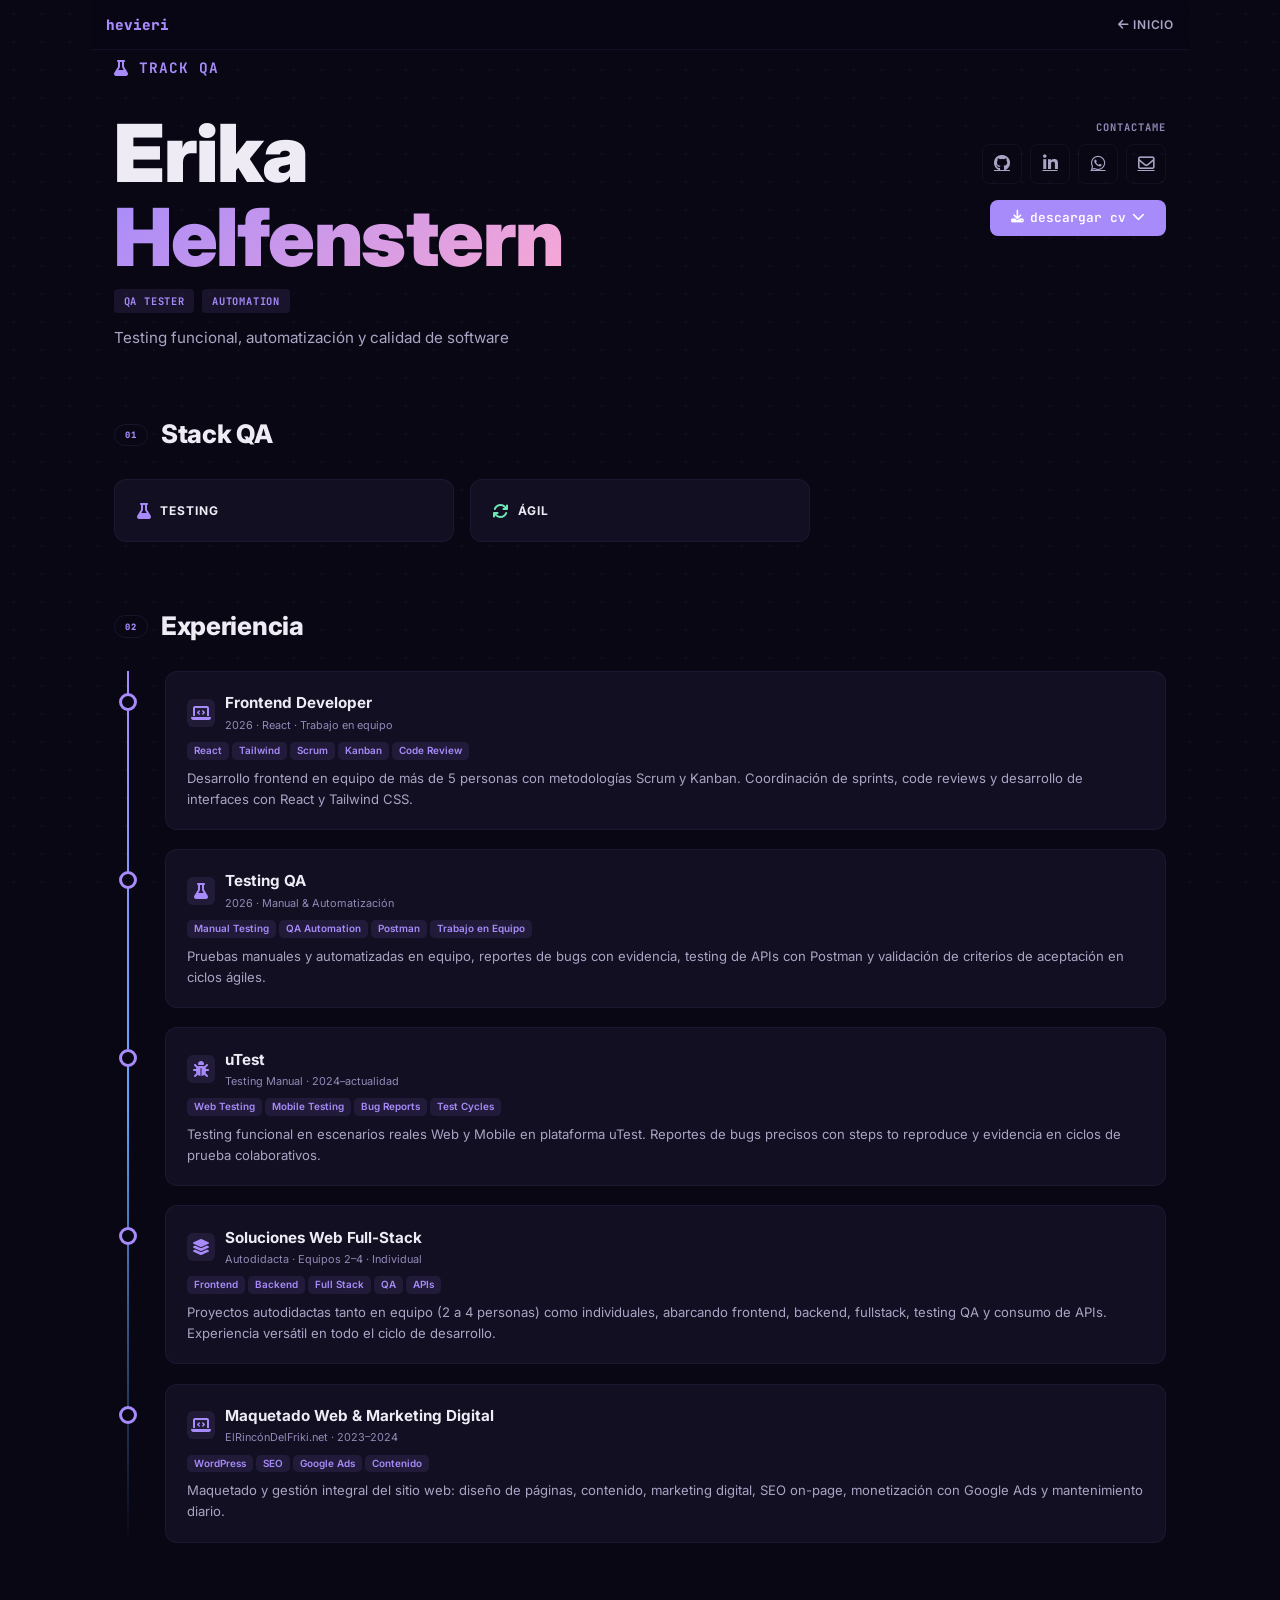
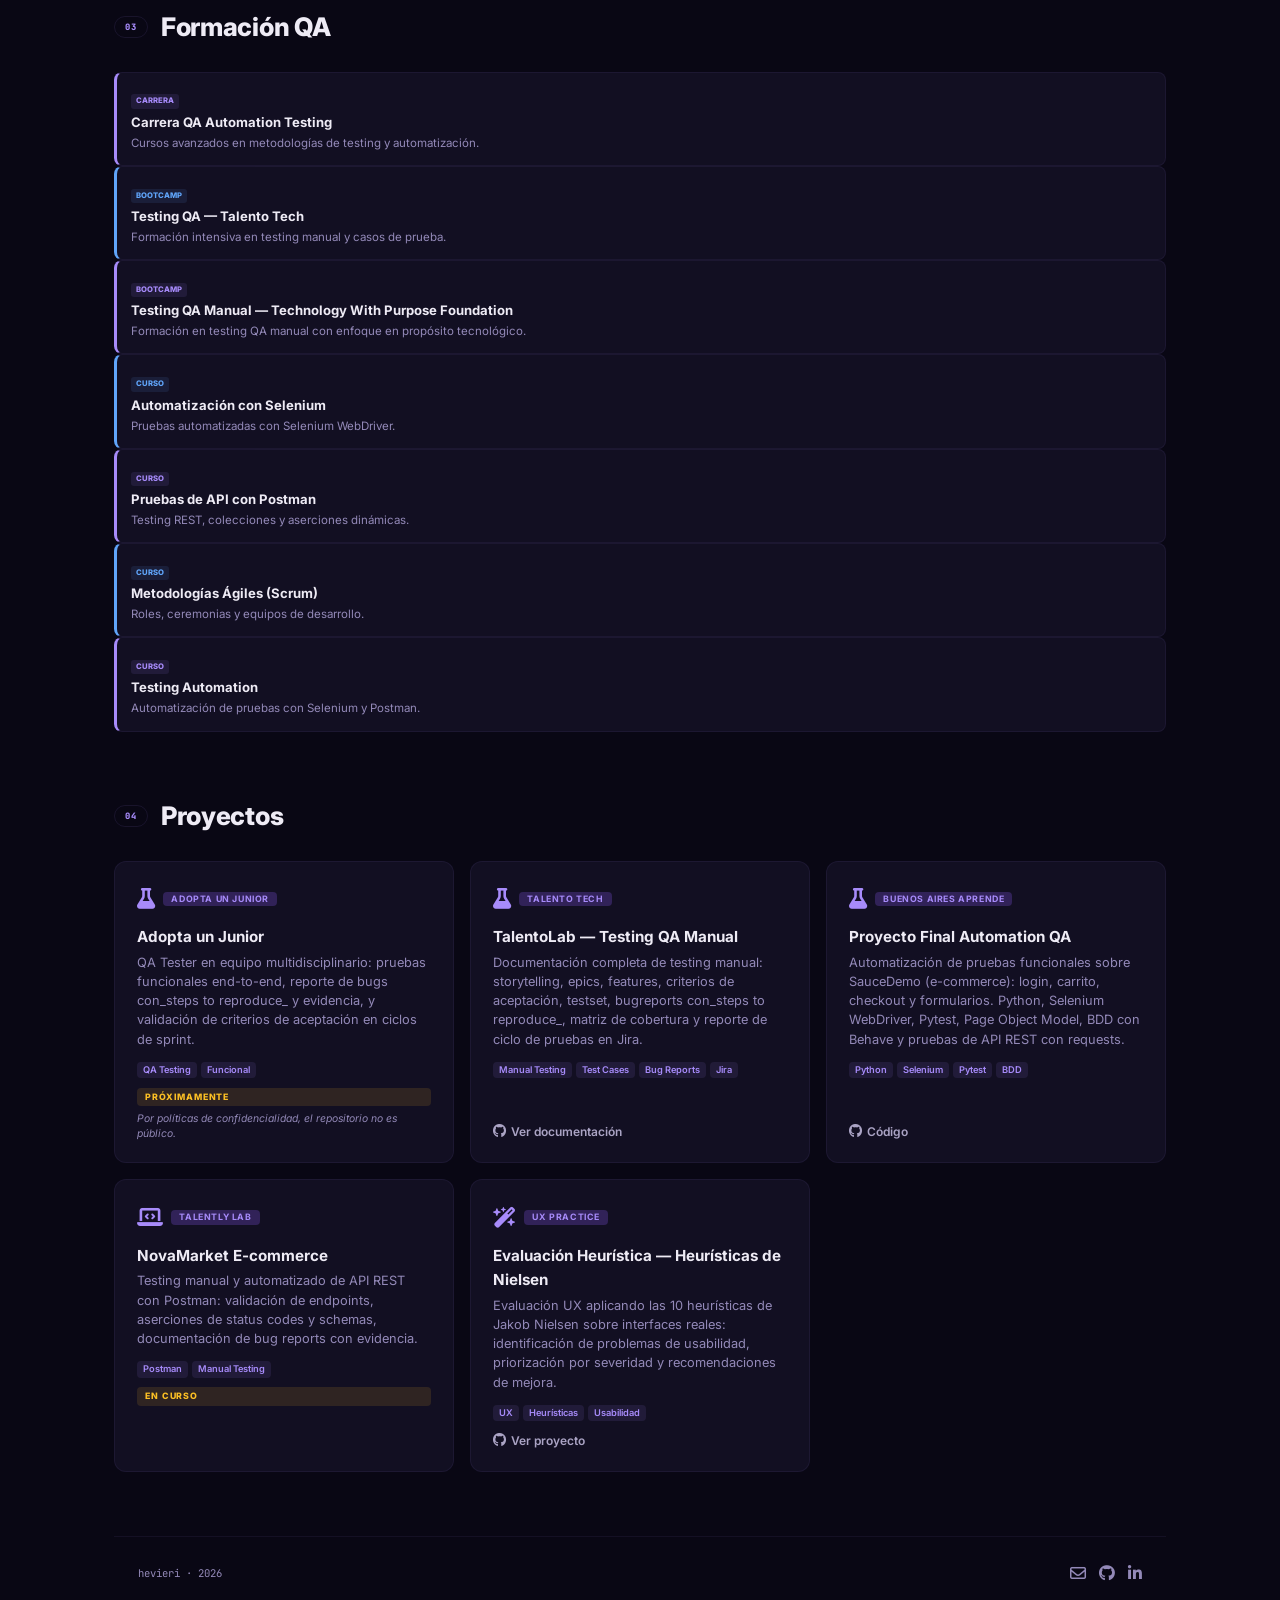
<file: qa.html>
<!doctype html>
<html lang="es">
<head>
  <meta charset="UTF-8" />
  <meta name="viewport" content="width=device-width, initial-scale=1.0, minimum-scale=1.0" />
  <meta name="theme-color" content="#090714" />
  <meta name="apple-mobile-web-app-capable" content="yes" />
  <meta name="apple-mobile-web-app-status-bar-style" content="black-translucent" />
  <title>Erika · QA Track</title>
  <meta name="description" content="Testing QA — Portafolio de Erika Helfenstern" />
  <link rel="preconnect" href="https://fonts.googleapis.com" />
  <link href="https://fonts.googleapis.com/css2?family=Inter:wght@400;500;600;700;800;900&family=JetBrains+Mono:wght@400;500;700&display=swap" rel="stylesheet" />
  <link rel="stylesheet" href="https://cdnjs.cloudflare.com/ajax/libs/font-awesome/6.5.1/css/all.min.css" />
  <link rel="stylesheet" href="style.css" />
</head>
<body>

  <a href="#main-content" class="skip-link">Saltar al contenido</a>

  <nav class="nav" aria-label="Navegación principal">
    <a href="index.html" class="nav__logo">hevieri</a>
    <button class="nav__hamburger" aria-expanded="false" aria-controls="nav-links" aria-label="Abrir menú de navegación">
      <span></span><span></span><span></span>
    </button>
    <div class="nav__links" id="nav-links">
      <a href="index.html"><i class="fa-solid fa-arrow-left" aria-hidden="true"></i> inicio</a>
    </div>
  </nav>

  <main class="track-page" id="main-content">
    <div class="track-page__head" style="color:var(--violet)">
      <i class="fa-solid fa-flask"></i> Track QA
    </div>

    <section class="hero" style="margin-top:0">
      <div class="hero__left">
        <h1 class="hero__name">
          Erika<br>
          <span class="gradient-text">Helfenstern</span>
        </h1>
        <div class="hero__tags">
          <span class="tag">QA Tester</span>
          <span class="tag">Automation</span>
        </div>
        <p class="hero__desc">Testing funcional, automatización y calidad de software</p>
      </div>
      <div class="hero__right">
        <div class="hero__contact">
          <span class="hero__contact-title">Contactame</span>
          <div class="hero__contact-links">
            <a href="https://github.com/hevieri" target="_blank" aria-label="GitHub"><i class="fa-brands fa-github"></i></a>
            <a href="https://www.linkedin.com/in/hevieri/" target="_blank" aria-label="LinkedIn"><i class="fa-brands fa-linkedin-in"></i></a>
            <a href="https://wa.me/5491162178105" target="_blank" aria-label="WhatsApp"><i class="fa-brands fa-whatsapp"></i></a>
            <a href="mailto:hevieri.dev@gmail.com" aria-label="Email"><i class="fa-regular fa-envelope"></i></a>
          </div>
        </div>
        <div class="hero__actions">
          <div class="cv-group">
            <button class="btn" aria-haspopup="true" aria-expanded="false" aria-controls="cv-dropdown" onclick="toggleCVDropdown(event)">
              <i class="fa-solid fa-download" aria-hidden="true"></i> descargar cv
              <i class="fa-solid fa-chevron-down" id="cv-arrow" aria-hidden="true"></i>
            </button>
            <div class="cv-dropdown" id="cv-dropdown">
              <a href="cv-qa-ats.pdf" download><i class="fa-solid fa-flask"></i> Testing (ATS)</a>
              <a href="cv-qa.pdf" download><i class="fa-regular fa-file-lines"></i> Testing</a>
            </div>
          </div>
        </div>
      </div>
    </section>

    <section class="section" id="stack">
      <div class="section__head">
        <span class="section__num">01</span>
        <h2>Stack QA</h2>
      </div>
      <div class="stack__grid" id="qa-stack-grid">
        <div class="card">
          <div class="card__head"><i class="fa-solid fa-flask" style="color:var(--violet)"></i> <span>Testing</span></div>
          <div class="stack__list" id="qa-render"></div>
        </div>
        <div class="card">
          <div class="card__head"><i class="fa-solid fa-arrows-rotate" style="color:var(--green)"></i> <span>Ágil</span></div>
          <div class="stack__tags" id="agile-render"></div>
        </div>
      </div>
    </section>

    <section class="section" id="exp">
      <div class="section__head">
        <span class="section__num">02</span>
        <h2>Experiencia</h2>
      </div>
      <div class="timeline">
        <div class="tl__item">
          <div class="tl__dot"></div>
          <div class="card tl__card">
            <div class="tl__top">
              <i class="fa-solid fa-laptop-code"></i>
              <div><h3>Frontend Developer</h3><span class="tl__role">2026 · React · Trabajo en equipo</span></div>
            </div>
            <div class="tl__tags"><span>React</span><span>Tailwind</span><span>Scrum</span><span>Kanban</span><span>Code Review</span></div>
            <p>Desarrollo frontend en equipo de más de 5 personas con metodologías Scrum y Kanban. Coordinación de sprints, code reviews y desarrollo de interfaces con React y Tailwind CSS.</p>
          </div>
        </div>
        <div class="tl__item">
          <div class="tl__dot"></div>
          <div class="card tl__card">
            <div class="tl__top">
              <i class="fa-solid fa-flask"></i>
              <div><h3>Testing QA</h3><span class="tl__role">2026 · Manual & Automatización</span></div>
            </div>
            <div class="tl__tags"><span>Manual Testing</span><span>QA Automation</span><span>Postman</span><span>Trabajo en Equipo</span></div>
            <p>Pruebas manuales y automatizadas en equipo, reportes de bugs con evidencia, testing de APIs con Postman y validación de criterios de aceptación en ciclos ágiles.</p>
          </div>
        </div>
        <div class="tl__item">
          <div class="tl__dot"></div>
          <div class="card tl__card">
            <div class="tl__top">
              <i class="fa-solid fa-bug"></i>
              <div><h3>uTest</h3><span class="tl__role">Testing Manual · 2024–actualidad</span></div>
            </div>
            <div class="tl__tags"><span>Web Testing</span><span>Mobile Testing</span><span>Bug Reports</span><span>Test Cycles</span></div>
            <p>Testing funcional en escenarios reales Web y Mobile en plataforma uTest. Reportes de bugs precisos con steps to reproduce y evidencia en ciclos de prueba colaborativos.</p>
          </div>
        </div>
        <div class="tl__item">
          <div class="tl__dot"></div>
          <div class="card tl__card">
            <div class="tl__top">
              <i class="fa-solid fa-layer-group"></i>
              <div><h3>Soluciones Web Full-Stack</h3><span class="tl__role">Autodidacta · Equipos 2–4 · Individual</span></div>
            </div>
            <div class="tl__tags"><span>Frontend</span><span>Backend</span><span>Full Stack</span><span>QA</span><span>APIs</span></div>
            <p>Proyectos autodidactas tanto en equipo (2 a 4 personas) como individuales, abarcando frontend, backend, fullstack, testing QA y consumo de APIs. Experiencia versátil en todo el ciclo de desarrollo.</p>
          </div>
        </div>
        <div class="tl__item">
          <div class="tl__dot"></div>
          <div class="card tl__card">
            <div class="tl__top">
              <i class="fa-solid fa-laptop-code"></i>
              <div><h3>Maquetado Web & Marketing Digital</h3><span class="tl__role">ElRincónDelFriki.net · 2023–2024</span></div>
            </div>
            <div class="tl__tags"><span>WordPress</span><span>SEO</span><span>Google Ads</span><span>Contenido</span></div>
            <p>Maquetado y gestión integral del sitio web: diseño de páginas, contenido, marketing digital, SEO on-page, monetización con Google Ads y mantenimiento diario.</p>
          </div>
        </div>
      </div>
    </section>

    <section class="section" id="edu">
      <div class="section__head">
        <span class="section__num">03</span>
        <h2>Formación QA</h2>
      </div>
      <div class="track__edu">
        <div id="edu-qa-render"></div>
      </div>
    </section>

    <section class="section" id="projects">
      <div class="section__head">
        <span class="section__num">04</span>
        <h2>Proyectos</h2>
      </div>
      <div class="projects__grid">
        <div class="card project-card">
          <div class="project-card__top">
            <div class="project-card__icon"><i class="fa-solid fa-flask"></i></div>
            <span class="project-card__badge">Adopta un Junior</span>
          </div>
          <h3>Adopta un Junior</h3>
          <p>QA Tester en equipo multidisciplinario: pruebas funcionales end-to-end, reporte de bugs con_steps to reproduce_ y evidencia, y validación de criterios de aceptación en ciclos de sprint.</p>
          <div class="project-card__tech"><span>QA Testing</span><span>Funcional</span></div>
          <span class="project-card__soon">próximamente</span>
          <div class="project-card__confid">Por políticas de confidencialidad, el repositorio no es público.</div>
        </div>
        <div class="card project-card">
          <div class="project-card__top">
            <div class="project-card__icon"><i class="fa-solid fa-flask"></i></div>
            <span class="project-card__badge">Talento Tech</span>
          </div>
          <h3>TalentoLab — Testing QA Manual</h3>
          <p>Documentación completa de testing manual: storytelling, epics, features, criterios de aceptación, testset, bugreports con_steps to reproduce_, matriz de cobertura y reporte de ciclo de pruebas en Jira.</p>
          <div class="project-card__tech"><span>Manual Testing</span><span>Test Cases</span><span>Bug Reports</span><span>Jira</span></div>
          <div class="project-card__links">
            <a href="https://github.com/hevieri/TestingPortfolio/blob/main/Test%20Cases/Test%20Cases%20-%20TalentoLab.md" target="_blank" rel="noopener"><i class="fa-brands fa-github"></i> Ver documentación</a>
          </div>
        </div>
        <div class="card project-card">
          <div class="project-card__top">
            <div class="project-card__icon"><i class="fa-solid fa-flask"></i></div>
            <span class="project-card__badge">Buenos Aires Aprende</span>
          </div>
          <h3>Proyecto Final Automation QA</h3>
          <p>Automatización de pruebas funcionales sobre SauceDemo (e-commerce): login, carrito, checkout y formularios. Python, Selenium WebDriver, Pytest, Page Object Model, BDD con Behave y pruebas de API REST con requests.</p>
          <div class="project-card__tech"><span>Python</span><span>Selenium</span><span>Pytest</span><span>BDD</span></div>
          <div class="project-card__links">
            <a href="https://github.com/hevieri/proyecto-final-automation-testing-erika-helfenstern" target="_blank" rel="noopener"><i class="fa-brands fa-github"></i> Código</a>
          </div>
        </div>
        <div class="card project-card">
          <div class="project-card__top">
            <div class="project-card__icon"><i class="fa-solid fa-laptop-code"></i></div>
            <span class="project-card__badge">Talently Lab</span>
          </div>
          <h3>NovaMarket E-commerce</h3>
          <p>Testing manual y automatizado de API REST con Postman: validación de endpoints, aserciones de status codes y schemas, documentación de bug reports con evidencia.</p>
          <div class="project-card__tech"><span>Postman</span><span>Manual Testing</span></div>
          <span class="project-card__soon">en curso</span>
        </div>
        <div class="card project-card">
          <div class="project-card__top">
            <div class="project-card__icon"><i class="fa-solid fa-wand-magic-sparkles"></i></div>
            <span class="project-card__badge">UX Practice</span>
          </div>
          <h3>Evaluación Heurística — Heurísticas de Nielsen</h3>
          <p>Evaluación UX aplicando las 10 heurísticas de Jakob Nielsen sobre interfaces reales: identificación de problemas de usabilidad, priorización por severidad y recomendaciones de mejora.</p>
          <div class="project-card__tech"><span>UX</span><span>Heurísticas</span><span>Usabilidad</span></div>
          <div class="project-card__links">
            <a href="https://github.com/hevieri/TestingPortfolio/tree/main/Usability%20Testing" target="_blank" rel="noopener"><i class="fa-brands fa-github"></i> Ver proyecto</a>
          </div>
        </div>
      </div>
    </section>

    <footer class="footer" role="contentinfo">
      <span class="mono">hevieri · 2026</span>
      <div class="footer__links">
        <a href="mailto:hevieri.dev@gmail.com" aria-label="Enviar email"><i class="fa-regular fa-envelope" aria-hidden="true"></i></a>
        <a href="https://github.com/hevieri" target="_blank" rel="noopener" aria-label="GitHub"><i class="fa-brands fa-github" aria-hidden="true"></i></a>
        <a href="https://www.linkedin.com/in/hevieri/" target="_blank" rel="noopener" aria-label="LinkedIn"><i class="fa-brands fa-linkedin-in" aria-hidden="true"></i></a>
      </div>
    </footer>
  </main>

  <script>
    const QA_STACK = [
      { name: "Manual Testing", icon: "fa-solid fa-magnifying-glass" },
      { name: "QA Automation", icon: "fa-solid fa-robot" },
      { name: "uTest Platform", icon: "fa-solid fa-vial-circle-check" },
      { name: "Mobile Testing", icon: "fa-solid fa-mobile-screen" },
    ];
    const QA_AGILE = [
      { name: "Scrum", icon: "fa-solid fa-arrows-rotate" },
      { name: "Kanban", icon: "fa-solid fa-columns" },
      { name: "Jira", icon: "fa-brands fa-jira" },
      { name: "Trello", icon: "fa-brands fa-trello" },
      { name: "ClickUp", icon: "fa-solid fa-list-check" },
    ];
    const QA_EDU = [
      { tag: "Carrera", name: "Carrera QA Automation Testing", desc: "Cursos avanzados en metodologías de testing y automatización." },
      { tag: "Bootcamp", name: "Testing QA — Talento Tech", desc: "Formación intensiva en testing manual y casos de prueba." },
      { tag: "Bootcamp", name: "Testing QA Manual — Technology With Purpose Foundation", desc: "Formación en testing QA manual con enfoque en propósito tecnológico." },
      { tag: "Curso", name: "Automatización con Selenium", desc: "Pruebas automatizadas con Selenium WebDriver." },
      { tag: "Curso", name: "Pruebas de API con Postman", desc: "Testing REST, colecciones y aserciones dinámicas." },
      { tag: "Curso", name: "Metodologías Ágiles (Scrum)", desc: "Roles, ceremonias y equipos de desarrollo." },
      { tag: "Curso", name: "Testing Automation", desc: "Automatización de pruebas con Selenium y Postman." },
    ];
    const $ = id => document.getElementById(id);
    document.addEventListener("DOMContentLoaded", () => {
      $("qa-render").innerHTML = QA_STACK.map(i => `<div class="stack-item"><i class="${i.icon}"></i>${i.name}</div>`).join("");
      $("agile-render").innerHTML = QA_AGILE.map(i => `<span class="pill"><i class="${i.icon}"></i>${i.name}</span>`).join("");
      $("edu-qa-render").innerHTML = QA_EDU.map(i => `<div class="edu__item"><span class="edu__tag">${i.tag}</span><div class="edu__name">${i.name}</div><div class="edu__desc">${i.desc}</div></div>`).join("");
    });
    function toggleCVDropdown(e) {
      e.stopPropagation();
      const m = $("cv-dropdown"), a = $("cv-arrow");
      const btn = document.querySelector("[aria-controls='cv-dropdown']");
      m.classList.toggle("open");
      a.style.transform = m.classList.contains("open") ? "rotate(180deg)" : "rotate(0)";
      if (btn) btn.setAttribute("aria-expanded", String(m.classList.contains("open")));
    }
    document.addEventListener("click", () => {
      const m = $("cv-dropdown"), a = $("cv-arrow");
      if (m?.classList.contains("open")) { m.classList.remove("open"); a.style.transform = "rotate(0)";
        const btn = document.querySelector("[aria-controls='cv-dropdown']");
        if (btn) btn.setAttribute("aria-expanded", "false");
      }
    });

    // Hamburger menu
    const hamburger = document.querySelector(".nav__hamburger");
    const navLinks = document.querySelector(".nav__links");
    if (hamburger && navLinks) {
      hamburger.addEventListener("click", () => {
        const expanded = hamburger.getAttribute("aria-expanded") === "true";
        hamburger.setAttribute("aria-expanded", String(!expanded));
        navLinks.classList.toggle("nav__links--open");
      });
      document.addEventListener("click", (e) => {
        if (!hamburger.contains(e.target) && !navLinks.contains(e.target)) {
          hamburger.setAttribute("aria-expanded", "false");
          navLinks.classList.remove("nav__links--open");
        }
      });
    }
  </script>
</body>
</html>
</file>
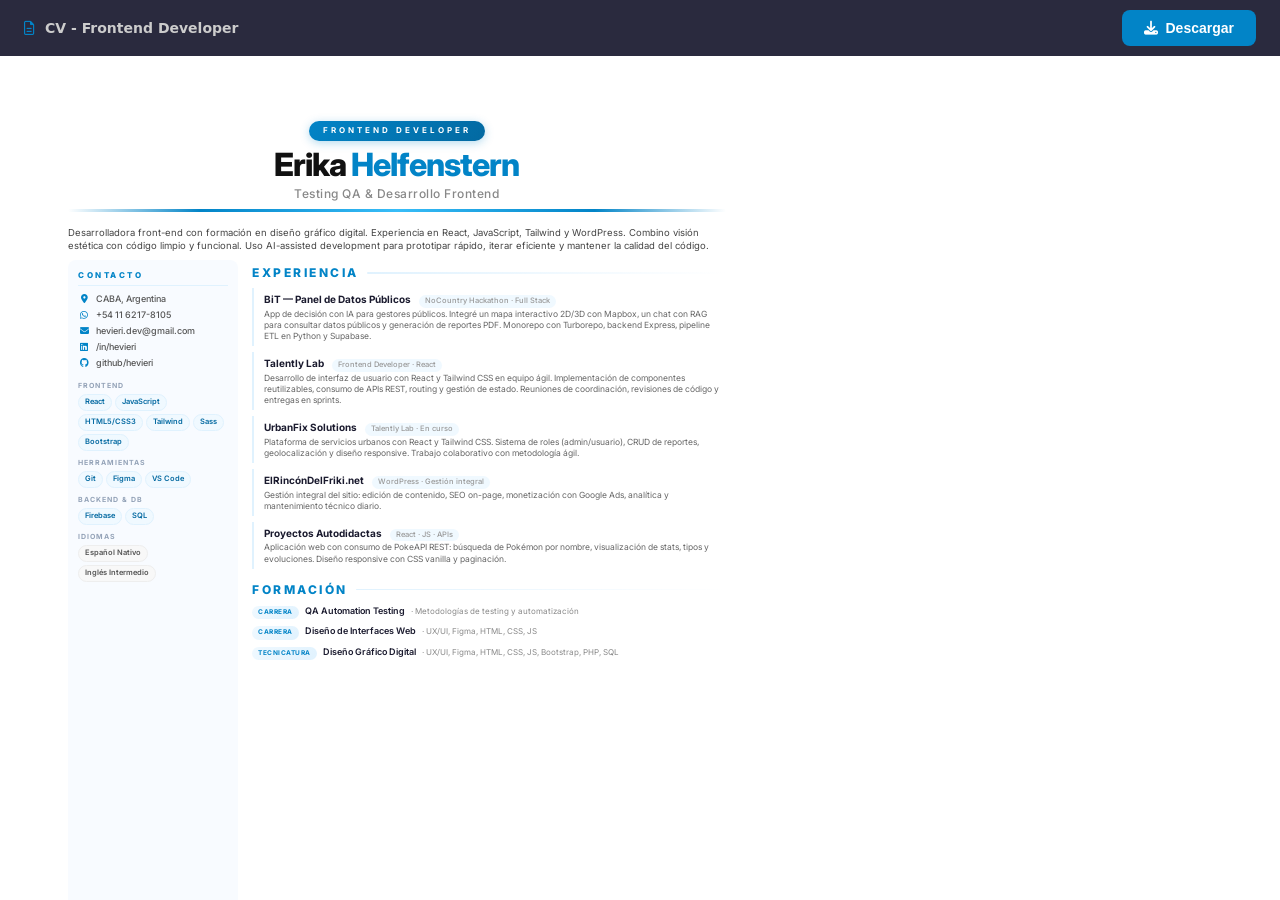
<file: ver-cv-frontend.html>
<!doctype html>
<html lang="es">
<head>
  <meta charset="UTF-8">
  <meta name="viewport" content="width=device-width, initial-scale=1.0">
  <title>CV - Frontend Developer | Erika Helfenstern</title>
  <link rel="stylesheet" href="https://cdnjs.cloudflare.com/ajax/libs/font-awesome/6.5.1/css/all.min.css">
  <style>
    * { margin: 0; padding: 0; box-sizing: border-box; }
    body { background: #1e1e2e; font-family: system-ui, sans-serif; height: 100vh; display: flex; flex-direction: column; }
    .toolbar {
      display: flex; align-items: center; justify-content: space-between;
      padding: 10px 24px; background: #2a2a3e; color: #fff;
      flex-shrink: 0;
    }
    .toolbar span { font-size: 14px; font-weight: 600; color: #ccc; display: flex; align-items: center; gap: 10px; }
    .toolbar span i { color: #0284c7; }
    .btn-download {
      display: inline-flex; align-items: center; gap: 8px;
      background: #0284c7; color: #fff; border: none; border-radius: 8px;
      padding: 10px 22px; font-size: 14px; font-weight: 600; cursor: pointer;
      text-decoration: none; transition: background .2s;
    }
    .btn-download:hover { background: #0369a1; }
    iframe { flex: 1; width: 100%; border: none; }
  </style>
</head>
<body>
  <div class="toolbar">
    <span><i class="fa-regular fa-file-lines"></i> CV - Frontend Developer</span>
    <button class="btn-download" onclick="descargarPDF()"><i class="fa-solid fa-download"></i> Descargar</button>
  </div>
  <iframe src="cv-frontend.html"></iframe>
  <script>
    function descargarPDF() {
      var a = document.createElement('a');
      a.href = 'cv-frontend.pdf';
      a.download = 'Erika Helfenstern - CV Frontend.pdf';
      document.body.appendChild(a);
      a.click();
      document.body.removeChild(a);
    }
  </script>
</body>
</html>
</file>
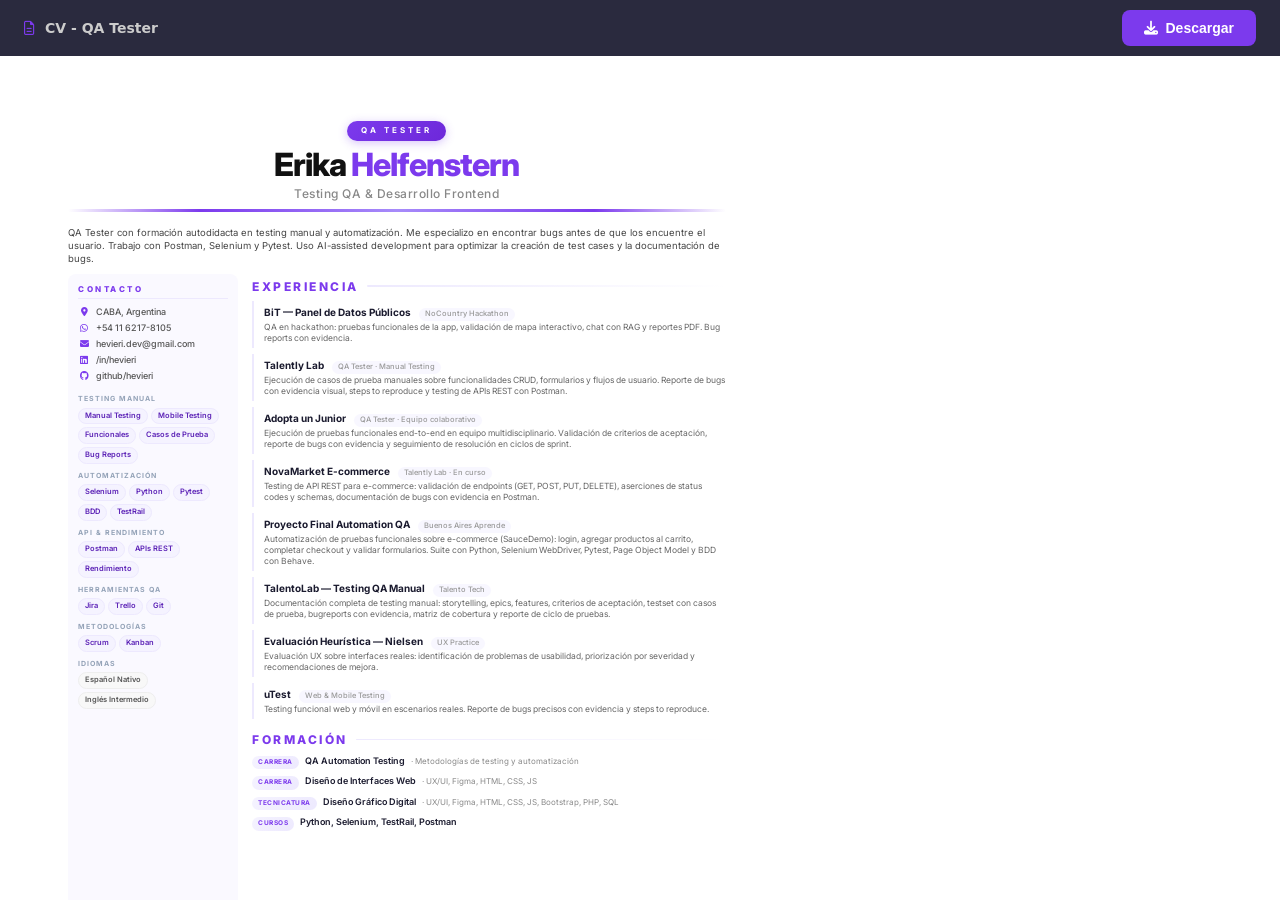
<file: ver-cv-qa.html>
<!doctype html>
<html lang="es">
<head>
  <meta charset="UTF-8">
  <meta name="viewport" content="width=device-width, initial-scale=1.0">
  <title>CV - QA Tester | Erika Helfenstern</title>
  <link rel="stylesheet" href="https://cdnjs.cloudflare.com/ajax/libs/font-awesome/6.5.1/css/all.min.css">
  <style>
    * { margin: 0; padding: 0; box-sizing: border-box; }
    body { background: #1e1e2e; font-family: system-ui, sans-serif; height: 100vh; display: flex; flex-direction: column; }
    .toolbar {
      display: flex; align-items: center; justify-content: space-between;
      padding: 10px 24px; background: #2a2a3e; color: #fff;
      flex-shrink: 0;
    }
    .toolbar span { font-size: 14px; font-weight: 600; color: #ccc; display: flex; align-items: center; gap: 10px; }
    .toolbar span i { color: #7c3aed; }
    .btn-download {
      display: inline-flex; align-items: center; gap: 8px;
      background: #7c3aed; color: #fff; border: none; border-radius: 8px;
      padding: 10px 22px; font-size: 14px; font-weight: 600; cursor: pointer;
      text-decoration: none; transition: background .2s;
    }
    .btn-download:hover { background: #6d28d9; }
    iframe { flex: 1; width: 100%; border: none; }
  </style>
</head>
<body>
  <div class="toolbar">
    <span><i class="fa-regular fa-file-lines"></i> CV - QA Tester</span>
    <button class="btn-download" onclick="descargarPDF()"><i class="fa-solid fa-download"></i> Descargar</button>
  </div>
  <iframe src="cv-qa.html"></iframe>
  <script>
    function descargarPDF() {
      var a = document.createElement('a');
      a.href = 'cv-qa.pdf';
      a.download = 'Erika Helfenstern - CV QA.pdf';
      document.body.appendChild(a);
      a.click();
      document.body.removeChild(a);
    }
  </script>
</body>
</html>
</file>
<file: style.css>
:root {
  --bg: #090714;
  --card: #120f22;
  --card-hover: #1a1630;
  --border: rgba(167, 139, 250, 0.07);
  --border-hover: rgba(167, 139, 250, 0.18);
  --text: #eeebf5;
  --text-second: #aba4c5;
  --muted: #9389b8;
  --violet: #a78bfa;
  --violet-soft: rgba(167, 139, 250, 0.1);
  --green: #6ee7b7;
  --green-soft: rgba(110, 231, 183, 0.1);
  --blue: #60a5fa;
  --blue-soft: rgba(96, 165, 250, 0.1);
  --amber: #fbbf24;
  --pink: #f9a8d4;
}

* { margin:0; padding:0; box-sizing:border-box; -webkit-tap-highlight-color:transparent }

html { scroll-behavior:smooth; -webkit-text-size-adjust:100% }

body {
  background: var(--bg);
  color: var(--text);
  font-family: "Inter", system-ui, sans-serif;
  line-height: 1.6;
  overflow-x: hidden;
  overscroll-behavior:none
}

::selection { background:var(--violet-soft) }
::-webkit-scrollbar { width:4px }
::-webkit-scrollbar-thumb { background:var(--violet); border-radius:2px }

.mono { font-family:"JetBrains Mono","Fira Code",monospace; font-size:.85em }

/* ── grid background ── */
body::before {
  content:"";
  position:fixed;
  inset:0;
  background-image:radial-gradient(rgba(167,139,250,.06) 1px,transparent 0);
  background-size:28px 28px;
  pointer-events:none;
  z-index:-1
}

/* ── NAV ── */
.nav {
  position:fixed;
  top:0; left:0; right:0;
  z-index:100;
  display:flex;
  align-items:center;
  justify-content:space-between;
  padding:0 1.5rem;
  height:50px;
  max-width:1100px;
  margin:0 auto;
  background:rgba(9,7,20,.85);
  backdrop-filter:blur(12px);
  border-bottom:1px solid var(--border);
  left:50%;
  transform:translateX(-50%);
  width:100%;
}

.nav__logo { font-weight:800; font-size:.9rem; color:var(--violet); font-family:"JetBrains Mono",monospace; text-decoration:none; cursor:pointer }

.nav__links { display:flex; gap:1.2rem }

.nav__links a {
  color:var(--text-second);
  text-decoration:none;
  font-size:.75rem;
  font-weight:600;
  text-transform:uppercase;
  letter-spacing:.8px;
  transition:color .2s
}

.nav__links a:hover { color:var(--violet) }

.nav__track {
  position:relative;
  padding:.2rem .65rem !important;
  border-radius:6px;
  font-weight:700 !important;
  transition:all .25s !important
}

.nav__track::before {
  content:"";
  position:absolute;
  inset:0;
  border-radius:6px;
  opacity:0;
  transition:opacity .25s
}

.nav__track--qa {
  color:var(--violet) !important;
  background:rgba(167,139,250,.08);
  box-shadow:0 0 12px rgba(167,139,250,.08)
}

.nav__track--qa:hover {
  background:rgba(167,139,250,.18);
  box-shadow:0 0 20px rgba(167,139,250,.2);
  transform:translateY(-1px)
}

.nav__track--dev {
  color:var(--blue) !important;
  background:rgba(96,165,250,.08);
  box-shadow:0 0 12px rgba(96,165,250,.08)
}

.nav__track--dev:hover {
  background:rgba(96,165,250,.18);
  box-shadow:0 0 20px rgba(96,165,250,.2);
  transform:translateY(-1px)
}

/* ── MAIN ── */
main { max-width:1100px; margin:0 auto; padding:0 1.5rem }

/* ── SECTION ── */
.section {
  margin-bottom:4rem;
  scroll-margin-top:60px
}

.section__head {
  display:flex;
  align-items:center;
  gap:.8rem;
  margin-bottom:1.5rem
}

.section__num {
  font-size:.55rem;
  font-weight:800;
  color:var(--violet);
  letter-spacing:1.5px;
  padding:.2rem .6rem;
  border:1px solid var(--violet-soft);
  border-radius:20px;
  font-family:"JetBrains Mono",monospace
}

.section__head h2 {
  font-size:clamp(1.2rem,2.5vw,1.6rem);
  font-weight:800;
  letter-spacing:-.3px
}

/* ── COLLAPSIBLE SECTIONS ── */
details > summary {
  list-style:none;
  cursor:pointer;
  transition:color .15s
}
details > summary:hover { color:var(--violet) }
details > summary::-webkit-details-marker { display:none }
details > summary::marker { display:none; content:'' }
details[open] > summary { margin-bottom:0 }
details:not([open]) .tl__item:nth-last-child(n+3) { display:none }

/* ── TRACK BUTTONS ── */
.hero__tracks {
  display:flex;
  gap:.6rem;
  margin-top:1.2rem;
  padding-top:1rem;
  border-top:1px solid var(--border)
}

.track-btn {
  display:inline-flex;
  align-items:center;
  gap:6px;
  padding:.5rem 1rem;
  border:1px solid var(--violet-soft);
  border-radius:8px;
  font-size:.72rem;
  font-weight:700;
  text-transform:uppercase;
  letter-spacing:.6px;
  color:var(--violet);
  text-decoration:none;
  transition:all .25s;
  font-family:"JetBrains Mono",monospace
}

.track-btn:hover { background:var(--violet-soft) }

.track-btn--dev {
  border-color:var(--blue-soft);
  color:var(--blue)
}

.track-btn--dev:hover { background:var(--blue-soft) }
.track-btn + .stack__list { margin-top:.8rem }

.nav__track {
  color:var(--violet) !important;
  border-left:1px solid var(--border);
  padding-left:.8rem
}

.nav__track--dev { color:var(--blue) !important }

/* ── SEPARATE TRACK PAGES ── */
.track-page {
  margin-top:3.5rem;
  margin-bottom:2.5rem
}

.track-page .hero {
  margin-top:2rem;
  margin-bottom:2.5rem
}

.track-page__head {
  display:flex;
  align-items:center;
  gap:.6rem;
  font-size:.9rem;
  font-weight:700;
  text-transform:uppercase;
  letter-spacing:1px;
  margin-bottom:2rem;
  font-family:"JetBrains Mono",monospace
}

.track-page__head i { font-size:1rem }

.track-page .stack__grid { margin-bottom:2.5rem }

.track-page .timeline { margin-bottom:2.5rem }

.track__edu { display:grid; gap:.5rem }
.track__edu .edu__item { margin-bottom:0 }

/* ── CARD ── */
.card {
  background:var(--card);
  border:1px solid var(--border);
  border-radius:12px;
  padding:1.3rem 1.4rem;
  transition:all .25s
}

.card:hover {
  border-color:var(--border-hover);
  background:var(--card-hover)
}

.card__head {
  display:flex;
  align-items:center;
  gap:8px;
  font-size:.75rem;
  font-weight:700;
  text-transform:uppercase;
  letter-spacing:1px;
  margin-bottom:1rem
}

.card__head i { font-size:1rem }

.card__head--link {
  text-decoration:none;
  color:inherit;
  cursor:pointer;
  transition:color .15s
}
.card__head--link:hover { color:var(--violet) }

.card--full { grid-column:1/-1 }

/* ── HERO ── */
.hero {
  margin-top:4rem;
  margin-bottom:4rem;
  display:flex;
  justify-content:space-between;
  align-items:flex-start
}

.hero__left { flex:1 }

.hero__right {
  display:flex;
  flex-direction:column;
  align-items:flex-end;
  gap:1rem
}

.hero__contact {
  display:flex;
  flex-direction:column;
  align-items:flex-end;
  gap:.5rem;
  padding-top:.5rem
}

.hero__contact-title {
  font-size:.65rem;
  font-weight:700;
  text-transform:uppercase;
  letter-spacing:1px;
  color:var(--muted);
  font-family:"JetBrains Mono",monospace
}

.hero__contact-links {
  display:flex;
  gap:.5rem
}

.hero__contact-links a {
  width:40px;
  height:40px;
  display:flex;
  align-items:center;
  justify-content:center;
  border:1px solid var(--border);
  border-radius:8px;
  color:var(--text-second);
  font-size:1.05rem;
  transition:all .2s
}

.hero__contact-links a:hover {
  border-color:var(--violet);
  color:var(--violet);
  background:var(--violet-soft)
}

.hero__badge {
  display:inline-flex;
  align-items:center;
  gap:6px;
  font-size:.65rem;
  font-weight:700;
  text-transform:uppercase;
  letter-spacing:1.2px;
  color:var(--green);
  padding:.25rem .7rem;
  border:1px solid var(--green-soft);
  border-radius:30px;
  margin-bottom:1.5rem;
  font-family:"JetBrains Mono",monospace
}
.hero__badge .tag { margin-left:4px; text-decoration:none; transition:background .15s, color .15s }
.hero__badge .tag:hover { background:var(--violet); color:#fff }

.status-dot {
  width:6px;
  height:6px;
  border-radius:50%;
  background:var(--green);
  animation:pulse 2s ease-in-out infinite
}

@keyframes pulse {
  0%,100% { opacity:1 }
  50% { opacity:.3 }
}

.hero__name {
  font-size:clamp(2.8rem,8vw,5rem);
  font-weight:900;
  line-height:1.05;
  letter-spacing:-1.5px;
  margin-bottom:.6rem
}

.gradient-text {
  background:linear-gradient(135deg,var(--violet),var(--pink));
  -webkit-background-clip:text;
  -webkit-text-fill-color:transparent;
  background-clip:text
}

.hero__tags {
  display:flex;
  gap:.5rem;
  margin-bottom:.8rem
}

.tag {
  font-size:.65rem;
  font-weight:700;
  text-transform:uppercase;
  letter-spacing:.8px;
  padding:.25rem .6rem;
  border-radius:4px;
  background:var(--violet-soft);
  color:var(--violet);
  font-family:"JetBrains Mono",monospace
}

.hero__desc {
  color:var(--text-second);
  font-size:.95rem;
  margin-bottom:1.5rem
}

.hero__desc .mono { color:var(--violet) }

.hero__actions {
  display:flex;
  flex-wrap:wrap;
  gap:.6rem
}

/* ── BUTTON ── */
.btn {
  display:inline-flex;
  align-items:center;
  gap:6px;
  padding:.6rem 1.3rem;
  border:none;
  border-radius:8px;
  font-weight:600;
  font-size:.8rem;
  font-family:"JetBrains Mono",monospace;
  text-decoration:none;
  background:var(--violet);
  color:#fff;
  transition:all .2s
}

.btn:hover { transform:translateY(-2px); box-shadow:0 6px 20px rgba(167,139,250,.3) }

.btn--ghost {
  background:transparent;
  color:var(--text-second);
  border:1px solid var(--border)
}

.btn--ghost:hover {
  border-color:var(--violet);
  color:var(--violet);
  box-shadow:none
}

.cv-group { position:relative; display:inline-block }

.cv-dropdown {
  position:absolute;
  top:calc(100% + 4px);
  left:0;
  min-width:210px;
  background:var(--card);
  border:1px solid var(--border);
  border-radius:8px;
  padding:4px;
  opacity:0;
  visibility:hidden;
  transform:translateY(-3px);
  transition:all .15s;
  z-index:200
}

.cv-dropdown.open { opacity:1; visibility:visible; transform:translateY(0) }

.cv-dropdown a {
  display:flex;
  align-items:center;
  gap:8px;
  padding:8px 10px;
  color:var(--text);
  text-decoration:none;
  border-radius:6px;
  font-size:.78rem;
  transition:background .15s
}

.cv-dropdown a:hover { background:var(--violet-soft) }

.cv-dropdown a i { width:16px; text-align:center; color:var(--violet); font-size:.75rem }

/* ── STACK ── */
.stack__grid {
  display:grid;
  grid-template-columns:repeat(3,1fr);
  gap:1rem
}

.stack__grid .card {
  transition:border-color .25s,background .25s
}

.stack__list { display:grid; gap:.5rem }

.stack__grid .card__head {
  cursor:pointer;
  user-select:none;
  margin-bottom:0
}

.stack__grid .card__head i:last-child {
  margin-left:auto;
  font-size:.6rem;
  transition:transform .2s
}

.stack__grid .card--open .card__head i:last-child {
  transform:rotate(180deg)
}

.stack__grid .stack__list,
.stack__grid .stack__tags {
  display:none;
  margin-top:1rem
}

.stack__grid .card--open .stack__list,
.stack__grid .card--open .stack__tags {
  display:grid
}

.stack__grid .card--open .stack__tags {
  display:flex
}

.stack-item {
  display:flex;
  align-items:center;
  gap:8px;
  color:var(--text-second);
  font-size:.82rem;
  font-weight:500;
  padding:.15rem 0;
  transition:color .15s
}

.stack-item:hover { color:var(--text) }

.stack-item i { width:14px; text-align:center; font-size:.8rem }

.stack__grid .card:nth-child(1) .stack-item i { color:var(--violet) }
.stack__grid .card:nth-child(2) .stack-item i { color:var(--blue) }
.stack__grid .card:nth-child(3) .stack-item i { color:var(--amber) }

.stack__tags { display:flex; flex-wrap:wrap; gap:.4rem }

.pill {
  display:inline-flex;
  align-items:center;
  gap:5px;
  background:var(--green-soft);
  border:1px solid rgba(110,231,183,.15);
  color:var(--text);
  padding:.25rem .7rem;
  border-radius:20px;
  font-size:.72rem;
  font-weight:500;
  transition:all .15s
}

.pill:hover {
  background:rgba(110,231,183,.2);
  border-color:rgba(110,231,183,.3);
  transform:translateY(-1px)
}

.pill i { color:var(--green); font-size:.65rem }

/* ── TIMELINE ── */
.timeline {
  position:relative;
  display:grid;
  gap:1.2rem
}

.timeline::before {
  content:"";
  position:absolute;
  left:13px;
  top:0;
  bottom:0;
  width:2px;
  background:linear-gradient(to bottom,var(--violet),var(--blue),transparent)
}

.tl__item { position:relative; padding-left:3.2rem }

.tl__dot {
  position:absolute;
  left:5px;
  top:22px;
  width:18px;
  height:18px;
  background:var(--bg);
  border:3px solid var(--violet);
  border-radius:50%;
  transition:all .3s
}

.tl__card { padding:1.2rem 1.3rem; transition:all .25s }

.tl__top { display:flex; align-items:center; gap:10px; margin-bottom:.5rem }

.tl__top i {
  font-size:1rem;
  color:var(--violet);
  width:28px;height:28px;
  display:flex;align-items:center;justify-content:center;
  background:var(--violet-soft);
  border-radius:6px;
  flex-shrink:0;
  transition:background .15s
}
.tl__top a {
  text-decoration:none;
  display:flex;align-items:center;justify-content:center;
  width:28px;height:28px;
  background:var(--violet-soft);
  border-radius:6px;
  flex-shrink:0;
  transition:background .15s
}
.tl__top a i { font-size:1rem; color:var(--violet); width:auto;height:auto; background:none }
.tl__top a:hover { background:var(--violet) }
.tl__top a:hover i { color:#fff }

.tl__top h3 { font-size:.95rem; font-weight:700 }
.tl__role { font-size:.68rem; color:var(--muted); display:block; margin-top:1px }

.tl__tags { display:flex; flex-wrap:wrap; gap:3px; margin-bottom:.5rem }

.tl__tags span {
  background:var(--violet-soft);
  color:var(--violet);
  padding:1px 7px;
  border-radius:5px;
  font-size:.62rem;
  font-weight:600
}

.tl__card p { color:var(--text-second); font-size:.82rem; line-height:1.6 }

/* ── EDUCATION ── */
.edu__grid { display:grid; grid-template-columns:1fr 1fr; gap:1.5rem }

.edu__head {
  font-size:.75rem;
  font-weight:800;
  text-transform:uppercase;
  letter-spacing:1px;
  padding-bottom:.6rem;
  border-bottom:2px solid var(--violet-soft);
  display:flex;
  align-items:center;
  gap:8px;
  margin-bottom:1rem
}

.edu__item {
  padding:.8rem .9rem;
  margin-bottom:.6rem;
  border-radius:8px;
  background:var(--card);
  border:1px solid var(--border);
  border-left:3px solid var(--violet);
  transition:all .2s
}

.edu__item:hover { border-color:var(--border-hover); background:var(--card-hover) }

.edu__item:nth-child(even) { border-left-color:var(--blue) }

.edu__tag {
  display:inline-block;
  font-size:.48rem;
  font-weight:800;
  text-transform:uppercase;
  padding:1px 5px;
  border-radius:3px;
  margin-bottom:3px;
  background:var(--violet-soft);
  color:var(--violet)
}

.edu__item:nth-child(even) .edu__tag { background:var(--blue-soft); color:var(--blue) }

.edu__name { font-size:.82rem; font-weight:700; margin-bottom:1px }
.edu__desc { color:var(--muted); font-size:.72rem }

/* ── PROJECTS ── */
.projects__grid { display:grid; grid-template-columns:repeat(auto-fill, minmax(300px,1fr)); gap:1rem }

.project-card { position:relative; overflow:hidden; display:flex; flex-direction:column }
.project-card::after {
  content:"";
  position:absolute;
  top:0;left:0;right:0;
  height:2px;
  background:linear-gradient(90deg,var(--violet),var(--pink));
  opacity:0;
  transition:opacity .3s
}
.project-card:hover::after { opacity:1 }

.project-card__icon { font-size:1.3rem; color:var(--violet); margin-bottom:.6rem }

.project-card__img {
  width:100%;
  height:160px;
  border-radius:8px;
  overflow:hidden;
  margin-bottom:.8rem;
  flex-shrink:0;
  transition:all .25s
}

.project-card__img img {
  width:100%;
  height:100%;
  object-fit:cover;
  opacity:.45;
  transition:opacity .25s
}

.project-card:hover .project-card__img {
  position:absolute;
  inset:0;
  height:100%;
  border-radius:0;
  margin:0;
  z-index:0
}

.project-card:hover .project-card__img img {
  opacity:.7
}

.project-card:hover .project-card__top,
.project-card:hover h3,
.project-card:hover p,
.project-card:hover .project-card__tech,
.project-card:hover .project-card__soon {
  opacity:0
}

.project-card__links {
  position:relative;
  z-index:1;
  margin-top:auto
}

.project-card__links a {
  transition:all .25s
}

.project-card:hover .project-card__links a {
  font-size:.85rem;
  padding:.25rem .6rem;
  color:var(--violet)
}
.project-card__top { display:flex; align-items:center; gap:.5rem; margin-bottom:.6rem }
.project-card__top .project-card__icon { margin-bottom:0 }
.project-card__badge {
  font-size:.55rem;
  font-weight:700;
  text-transform:uppercase;
  letter-spacing:.6px;
  padding:3px 8px;
  border-radius:4px;
  background:rgba(139,92,246,.25);
  color:var(--violet);
  line-height:1
}
.project-card h3 { font-size:.95rem; font-weight:700; margin-bottom:.2rem }
.project-card p { color:var(--muted); font-size:.8rem; margin-bottom:.8rem; line-height:1.5 }

.project-card__links { display:flex; gap:.8rem }

.project-card__tech {
  display:flex;
  flex-wrap:wrap;
  gap:4px;
  margin-bottom:.6rem
}

.project-card__tech span {
  font-size:.58rem;
  font-weight:600;
  padding:1px 6px;
  border-radius:4px;
  background:var(--violet-soft);
  color:var(--violet)
}

.project-card__links a {
  display:inline-flex;
  align-items:center;
  gap:5px;
  color:var(--text-second);
  text-decoration:none;
  font-size:.75rem;
  font-weight:600;
  transition:color .15s
}

.project-card__links a:hover { color:var(--violet) }
.project-card__links a i { font-size:.85rem }

.project-card__soon {
  display:inline-block;
  font-size:.55rem;
  font-weight:800;
  text-transform:uppercase;
  letter-spacing:.8px;
  padding:2px 8px;
  border-radius:4px;
  background:rgba(251,191,36,.12);
  color:var(--amber);
  margin-bottom:.4rem
}

.project-card__confid {
  font-size:.65rem;
  color:var(--muted);
  font-style:italic;
  line-height:1.4
}

/* ── FOOTER ── */
.footer {
  max-width:1100px;
  margin:0 auto;
  padding:1.5rem;
  display:flex;
  align-items:center;
  justify-content:space-between;
  border-top:1px solid var(--border);
  color:var(--muted);
  font-size:.78rem
}

.footer__links { display:flex; gap:.8rem }

.footer__links a { color:var(--muted); font-size:1rem; transition:color .15s }
.footer__links a:hover { color:var(--violet) }

/* ── SKIP LINK ── */
.skip-link {
  position:absolute;
  top:-100%;
  left:1rem;
  background:var(--violet);
  color:#fff;
  padding:.5rem 1rem;
  border-radius:6px;
  font-size:.8rem;
  font-weight:700;
  z-index:999;
  text-decoration:none;
  transition:top .2s
}
.skip-link:focus { top:.5rem }

/* ── FOCUS STYLES ── */
:focus-visible {
  outline:2px solid var(--violet);
  outline-offset:2px;
}

a:focus-visible,
button:focus-visible {
  outline:2px solid var(--violet);
  outline-offset:2px;
}

/* ── HAMBURGER ── */
.nav__hamburger {
  display:none;
  background:none;
  border:none;
  cursor:pointer;
  padding:.5rem;
  z-index:110;
  min-width:44px;
  min-height:44px;
  align-items:center;
  justify-content:center
}
.nav__hamburger span {
  display:block;
  width:20px;
  height:2px;
  background:var(--text-second);
  margin:3px 0;
  transition:all .3s cubic-bezier(.4,0,.2,1);
  border-radius:1px
}
.nav__hamburger[aria-expanded="true"] span:nth-child(1) { transform:rotate(45deg) translate(4px,4px) }
.nav__hamburger[aria-expanded="true"] span:nth-child(2) { opacity:0; transform:translateX(-8px) }
.nav__hamburger[aria-expanded="true"] span:nth-child(3) { transform:rotate(-45deg) translate(4px,-4px) }

.nav__links--open {
  display:flex !important;
  position:fixed;
  top:50px;
  left:0;right:0;
  bottom:0;
  background:rgba(9,7,20,.98);
  backdrop-filter:blur(16px);
  flex-direction:column;
  padding:2rem 1.5rem;
  gap:1rem;
  border-bottom:1px solid var(--border);
  z-index:99;
  animation:navFadeIn .2s ease-out
}

@keyframes navFadeIn {
  from { opacity:0; transform:translateY(-8px) }
  to { opacity:1; transform:translateY(0) }
}

.nav__links--open a {
  font-size:.85rem;
  padding:.6rem 0;
  min-height:44px;
  display:flex;
  align-items:center
}

/* ── REDUCED MOTION ── */
@media(prefers-reduced-motion:reduce) {
  *,*::before,*::after {
    animation-duration:0.01ms !important;
    animation-iteration-count:1 !important;
    transition-duration:0.01ms !important;
    scroll-behavior:auto !important;
  }
  .status-dot { animation:none !important }
  .tl__item:hover .tl__dot,
  .pill:hover,
  .btn:hover,
  .card:hover { transform:none !important }
}

/* ── HOVER ONLY ON DEVICES THAT SUPPORT IT ── */
@media(hover:hover) {
  .tl__card:hover { transform:translateX(4px) }
  .tl__item:hover .tl__dot { background:var(--violet); box-shadow:0 0 16px var(--violet-soft) }
}
@media(hover:none) {
  .tl__card:hover { transform:none }
  .card:hover { border-color:var(--border); background:var(--card) }
  .pill:hover { transform:none }
  .btn:hover { transform:none; box-shadow:none }
  .project-card:hover .project-card__img { position:relative; height:160px; border-radius:8px; margin-bottom:.8rem }
  .project-card:hover .project-card__img img { opacity:.45 }
  .project-card:hover .project-card__links a { font-size:.75rem; padding:0 }
  .project-card:hover h3, .project-card:hover p, .project-card:hover .project-card__tech, .project-card:hover .project-card__top, .project-card:hover .project-card__soon { opacity:1 }
}

/* ── RESPONSIVE ── */
@media(max-width:900px) {
  .projects__grid { grid-template-columns:repeat(auto-fill, minmax(min(280px,100%),1fr)) }
}

@media(max-width:800px) {
  .stack__grid { grid-template-columns:1fr }
  .edu__grid { grid-template-columns:1fr }
  .footer { flex-direction:column; text-align:center; gap:.75rem }
  .footer__links { gap:1rem }
  .footer__links a { font-size:1.2rem; min-width:44px; min-height:44px; display:flex; align-items:center; justify-content:center }
  .nav { padding:0 1rem }
  main { padding:0 1rem }
}

@media(max-width:600px) {
  .nav__hamburger { display:flex }
  .nav__links { display:none }
  .nav__links:only-child { display:flex; gap:.8rem; font-size:.78rem }
  .hero { margin-top:3rem; margin-bottom:3rem }
  .hero__name { font-size:clamp(2.2rem,10vw,2.8rem); letter-spacing:-1px }
  .hero__badge { flex-wrap:wrap; justify-content:center; font-size:.6rem }
  .hero__desc { font-size:.88rem }
  .hero__actions { flex-direction:column }
  .hero__actions .btn { width:100%; justify-content:center; min-height:44px }
  .hero { flex-direction:column; gap:1rem }
  .hero__right { align-items:flex-start; flex-direction:row; flex-wrap:wrap; gap:.8rem }
  .hero__contact { flex-direction:row; gap:.8rem; padding-top:0 }
  .hero__contact-links { flex-direction:row; flex-wrap:wrap }
  .hero__contact-links a { width:38px; height:38px; font-size:1rem }
  .tl__item { padding-left:2.5rem }
  .timeline::before { left:9px }
  .tl__dot { left:2px; width:14px; height:14px; border-width:2.5px }
  .tl__card { padding:.9rem 1rem }
  .tl__top h3 { font-size:.88rem }
  .tl__card p { font-size:.78rem }
  .tl__card:hover { transform:none }
  .tl__top i, .tl__top a { width:24px; height:24px; font-size:.85rem }
  .card { padding:1rem 1.1rem }
  .section { margin-bottom:2.5rem; scroll-margin-top:56px }
  .section__head h2 { font-size:1.1rem }
  .section__num { font-size:.5rem; padding:.15rem .5rem }
  .projects__grid { grid-template-columns:1fr; gap:.8rem }
  .project-card h3 { font-size:.88rem }
  .project-card p { font-size:.76rem }
  .footer { padding:1.25rem 1rem; font-size:.72rem }
  .hero__tags { flex-wrap:wrap }
  .hero__tags .tag { font-size:.6rem }
  .track-page .hero { margin-top:1.5rem }
  .track-page .hero__actions { flex-direction:row }
  .track-page .hero__actions .btn { width:auto }
  .edu__item { padding:.65rem .75rem }
  .edu__name { font-size:.78rem }
  .edu__desc { font-size:.68rem }
}

@media(max-width:380px) {
  main { padding:0 .75rem }
  .nav { padding:0 .75rem }
  .hero__name { font-size:clamp(1.8rem,9vw,2.2rem) }
  .card { padding:.85rem .9rem }
  .tl__item { padding-left:2rem }
  .tl__card { padding:.75rem .85rem }
  .hero__badge { font-size:.55rem; padding:.2rem .55rem }
  .btn { font-size:.72rem; padding:.5rem 1rem }
  .cv-dropdown { min-width:180px; left:0; right:auto }
}

/* ── SAFE AREA FOR NOTCHED PHONES ── */
@supports(padding:max(0px)) {
  .nav { padding-left:max(1rem,env(safe-area-inset-left)); padding-right:max(1rem,env(safe-area-inset-right)) }
  main { padding-left:max(1.5rem,env(safe-area-inset-left)); padding-right:max(1.5rem,env(safe-area-inset-right)) }
  .footer { padding-left:max(1.5rem,env(safe-area-inset-left)); padding-right:max(1.5rem,env(safe-area-inset-right)); padding-bottom:max(1.5rem,env(safe-area-inset-bottom)) }
}
</file>
<file: old/style.css>
:root {
  --bg: #100c1c;
  --surface: #17132b;
  --glass: rgba(255, 255, 255, 0.035);
  --glass-hover: rgba(255, 255, 255, 0.06);
  --glass-border: rgba(255, 255, 255, 0.07);
  --glass-border-hover: rgba(255, 255, 255, 0.14);
  --text: #f0eef7;
  --text-secondary: #b5afcb;
  --muted: #837da0;
  --muted-light: var(--text-secondary);

  --violet: #a78bfa;
  --violet-soft: rgba(167, 139, 250, 0.12);
  --violet-glow: rgba(167, 139, 250, 0.22);
  --blue: #60a5fa;
  --blue-soft: rgba(96, 165, 250, 0.12);
  --amber: #fbbf24;
  --amber-soft: rgba(251, 191, 36, 0.12);
  --green: #6ee7b7;
  --green-soft: rgba(110, 231, 183, 0.12);
  --pink: #f9a8d4;

  --radius: 18px;
  --radius-sm: 12px;
  --radius-xs: 8px;
  --ease: cubic-bezier(0.16, 1, 0.3, 1);
}

* {
  margin: 0;
  padding: 0;
  box-sizing: border-box;
}

a, button, .btn, .pill, .tag, .hero__socials a, .project-card__links a {
  cursor: pointer;
}

html {
  scroll-behavior: smooth;
  cursor: default;
}

body {
  background: var(--bg);
  color: var(--text);
  font-family: "Inter", -apple-system, sans-serif;
  line-height: 1.65;
  overflow-x: hidden;
  cursor: default;
}

::selection {
  background: var(--violet);
  color: #fff;
}

/* ── Scrollbar ── */
::-webkit-scrollbar {
  width: 6px;
}
::-webkit-scrollbar-track {
  background: var(--bg);
}
::-webkit-scrollbar-thumb {
  background: rgba(168, 85, 247, 0.3);
  border-radius: 3px;
}

/* ── Navbar ── */
.navbar {
  position: fixed;
  top: 0;
  left: 0;
  right: 0;
  z-index: 1000;
  background: var(--glass);
  backdrop-filter: blur(24px);
  -webkit-backdrop-filter: blur(24px);
  border-bottom: 1px solid var(--glass-border);
}

.navbar__inner {
  max-width: 1100px;
  margin: 0 auto;
  padding: 0 1.5rem;
  height: 56px;
  display: flex;
  align-items: center;
  justify-content: space-between;
}

.navbar__logo {
  font-weight: 800;
  font-size: 1.1rem;
  background: linear-gradient(135deg, var(--violet), var(--pink));
  -webkit-background-clip: text;
  -webkit-text-fill-color: transparent;
  background-clip: text;
}

.navbar__links {
  display: flex;
  gap: 1.8rem;
}

.navbar__links a {
  color: var(--text-secondary);
  text-decoration: none;
  font-size: 0.8rem;
  font-weight: 600;
  letter-spacing: 0.3px;
  transition: color 0.25s;
}

.navbar__links a:hover {
  color: var(--violet);
}

/* ── Main wrapper ── */
main {
  max-width: 1100px;
  margin: 0 auto;
  padding: 0 1.5rem;
}

/* ── Section headers ── */
.section-header {
  display: flex;
  align-items: center;
  gap: 1rem;
  margin-bottom: 2.5rem;
}

.section-number {
  font-size: 0.65rem;
  font-weight: 800;
  color: var(--violet);
  letter-spacing: 2px;
  padding: 0.25rem 0.7rem;
  border: 1px solid var(--violet-soft);
  border-radius: 30px;
  flex-shrink: 0;
}

.section-title {
  font-size: clamp(1.4rem, 3vw, 2rem);
  font-weight: 800;
  letter-spacing: -0.5px;
}

/* ── Buttons ── */
.btn {
  display: inline-flex;
  align-items: center;
  gap: 10px;
  padding: 0.8rem 1.8rem;
  border: none;
  border-radius: var(--radius-sm);
  font-weight: 700;
  font-size: 0.85rem;
  cursor: pointer;
  text-decoration: none;
  transition: all 0.3s var(--ease);
}

.btn--primary {
  background: linear-gradient(135deg, var(--violet), #9333ea);
  color: #fff;
  box-shadow: 0 4px 20px rgba(168, 85, 247, 0.25);
}

.btn--primary:hover {
  transform: translateY(-2px) scale(1.02);
  box-shadow: 0 8px 30px rgba(168, 85, 247, 0.4);
}

.btn--ghost {
  background: transparent;
  color: var(--text-secondary);
  border: 1px solid var(--glass-border);
}

.btn--ghost:hover {
  border-color: var(--violet);
  color: var(--violet);
  transform: translateY(-2px);
}

.btn__arrow {
  transition: transform 0.3s var(--ease);
  font-size: 0.75rem;
  margin-left: 2px;
}

/* ── CV Dropdown ── */
.cv-group {
  position: relative;
  display: inline-block;
}

.cv-dropdown {
  position: absolute;
  top: calc(100% + 8px);
  left: 0;
  min-width: 230px;
  background: rgba(15, 15, 28, 0.98);
  backdrop-filter: blur(24px);
  border: 1px solid var(--glass-border);
  border-radius: var(--radius-sm);
  padding: 6px;
  opacity: 0;
  visibility: hidden;
  transform: translateY(-6px);
  transition: all 0.25s var(--ease);
  z-index: 200;
}

.cv-dropdown.open {
  opacity: 1;
  visibility: visible;
  transform: translateY(0);
}

.cv-dropdown a {
  display: flex;
  align-items: center;
  gap: 10px;
  padding: 10px 14px;
  color: var(--text);
  text-decoration: none;
  border-radius: var(--radius-xs);
  font-weight: 500;
  font-size: 0.8rem;
  transition: background 0.2s;
}

.cv-dropdown a:hover {
  background: var(--violet-soft);
}

.cv-dropdown a i {
  width: 18px;
  text-align: center;
  color: var(--violet);
}

.cv-dropdown a:nth-child(even) i {
  color: var(--blue);
}

/* ── Scroll Reveal ── */
.reveal {
  opacity: 0;
  transform: translateY(30px);
  transition: opacity 0.7s var(--ease), transform 0.7s var(--ease);
}

.reveal.visible {
  opacity: 1;
  transform: translateY(0);
}

.reveal-delay-1 { transition-delay: 0.1s; }
.reveal-delay-2 { transition-delay: 0.2s; }
.reveal-delay-3 { transition-delay: 0.3s; }
.reveal-delay-4 { transition-delay: 0.4s; }

/* ── Background static glow ── */
.bg-glow {
  position: fixed;
  inset: 0;
  z-index: -1;
  pointer-events: none;
  background:
    radial-gradient(900px circle at 15% 20%, rgba(167, 139, 250, 0.07) 0%, transparent 60%),
    radial-gradient(700px circle at 85% 30%, rgba(96, 165, 250, 0.05) 0%, transparent 60%),
    radial-gradient(500px circle at 50% 70%, rgba(110, 231, 183, 0.03) 0%, transparent 60%);
}

/* ── HERO ── */
.hero {
  position: relative;
  display: flex;
  align-items: center;
  padding: 5rem 3rem 3.5rem;
  border: 1px solid var(--glass-border);
  border-radius: var(--radius);
  background: var(--glass);
  backdrop-filter: blur(16px);
  -webkit-backdrop-filter: blur(16px);
  margin-bottom: 5rem;
  z-index: 1;
}

.hero__bg {
  position: absolute;
  inset: -200px;
  z-index: -1;
  pointer-events: none;
  overflow: hidden;
}

.hero__orb {
  position: absolute;
  border-radius: 50%;
  filter: blur(80px);
}

.hero__orb--1 {
  width: 60%;
  padding-bottom: 60%;
  background: var(--violet);
  top: -10%;
  right: -10%;
  opacity: 0.1;
}

.hero__orb--2 {
  width: 40%;
  padding-bottom: 40%;
  background: var(--blue);
  bottom: -10%;
  left: -10%;
  opacity: 0.06;
}

.hero__orb--3 {
  width: 30%;
  padding-bottom: 30%;
  background: var(--pink);
  top: 30%;
  left: 35%;
  opacity: 0.04;
}

/* ── Typing cursor ── */
.typing-cursor {
  display: inline-block;
  width: 2px;
  height: 1.1em;
  background: var(--violet);
  margin-left: 2px;
  vertical-align: text-bottom;
  animation: cursorBlink 0.8s step-end infinite;
}

@keyframes cursorBlink {
  0%, 100% { opacity: 1; }
  50% { opacity: 0; }
}

.hero__inner {
  display: grid;
  grid-template-columns: 1.4fr 1fr;
  gap: 3rem;
  align-items: center;
  width: 100%;
}

.hero__badge {
  display: inline-block;
  padding: 0.35rem 0.9rem;
  border-radius: 30px;
  font-size: 0.6rem;
  font-weight: 800;
  text-transform: uppercase;
  letter-spacing: 1.5px;
  color: var(--violet);
  background: var(--violet-soft);
  border: 1px solid rgba(168, 85, 247, 0.15);
  margin-bottom: 1.2rem;
}

.hero__name {
  font-size: clamp(2.8rem, 8vw, 5rem);
  font-weight: 900;
  line-height: 1.03;
  letter-spacing: -1.5px;
}

.hero__name--gradient {
  background: linear-gradient(135deg, var(--violet), var(--pink), var(--blue));
  -webkit-background-clip: text;
  -webkit-text-fill-color: transparent;
  background-clip: text;
}

.hero__desc {
  color: var(--text-secondary);
  font-size: 1rem;
  max-width: 480px;
  margin: 1.2rem 0 1.8rem;
  line-height: 1.7;
}

.hero__actions {
  display: flex;
  flex-wrap: wrap;
  gap: 0.8rem;
  margin-bottom: 2rem;
}

.hero__socials {
  display: flex;
  gap: 1.2rem;
}

.hero__socials a {
  color: var(--muted);
  font-size: 1.3rem;
  text-decoration: none;
  transition: color 0.3s var(--ease);
}

.hero__socials a:hover {
  color: var(--violet);
}

/* ── Hero Code Snippet ── */
.hero__visual {
  display: flex;
  justify-content: center;
}

.hero__code-snip {
  background: var(--glass);
  border: 1px solid var(--glass-border);
  border-radius: var(--radius);
  padding: 1.5rem 1.8rem;
  font-family: "JetBrains Mono", "Fira Code", monospace;
  font-size: 0.85rem;
  line-height: 2.1;
  min-width: 260px;
  backdrop-filter: blur(16px);
  -webkit-backdrop-filter: blur(16px);
  box-shadow: 0 20px 60px rgba(0, 0, 0, 0.4);
  transition: all 0.4s var(--ease);
  position: relative;
}

.hero__code-snip::before {
  content: "";
  position: absolute;
  inset: -1px;
  border-radius: var(--radius);
  background: linear-gradient(135deg, var(--violet), transparent, var(--blue));
  z-index: -1;
  opacity: 0;
  transition: opacity 0.4s var(--ease);
}

.hero__code-snip:hover {
  transform: translateY(-4px);
  box-shadow: 0 30px 80px rgba(168, 85, 247, 0.1);
}

.hero__code-snip:hover::before {
  opacity: 0.5;
}

.code-line { color: var(--text-secondary); }
.code-indent { padding-left: 1.5rem; }
.code-keyword { color: var(--violet); }
.code-var { color: var(--blue); }
.code-prop { color: var(--pink); }
.code-string { color: var(--green); }

/* ── Section Spacing ── */
.section-block {
  margin-bottom: 5rem;
}

/* ── ABOUT ── */
.about {
  padding: 0;
}

.about__content {
  display: grid;
  gap: 2.5rem;
}

.about__content > p {
  font-size: 1.15rem;
  color: var(--text-secondary);
  max-width: 680px;
  line-height: 1.8;
}

.text-gradient {
  font-weight: 700;
  background: linear-gradient(135deg, var(--violet), var(--pink));
  -webkit-background-clip: text;
  -webkit-text-fill-color: transparent;
  background-clip: text;
}

.about__stats {
  display: flex;
  gap: 1.5rem;
}

.stat {
  display: flex;
  flex-direction: column;
  background: var(--glass);
  backdrop-filter: blur(8px);
  -webkit-backdrop-filter: blur(8px);
  border: 1px solid var(--glass-border);
  border-radius: var(--radius-sm);
  padding: 1.2rem 1.8rem;
  min-width: 110px;
}

.stat__num {
  font-size: 2.2rem;
  font-weight: 900;
  background: linear-gradient(135deg, var(--violet), var(--pink));
  -webkit-background-clip: text;
  -webkit-text-fill-color: transparent;
  background-clip: text;
  line-height: 1;
}

.stat__label {
  font-size: 0.75rem;
  color: var(--muted);
  font-weight: 600;
  text-transform: uppercase;
  letter-spacing: 1px;
  margin-top: 0.3rem;
}

/* ── SKILLS ── */
.skills {
  padding: 0;
}

.skills__agile {
  margin-bottom: 2.5rem;
}

.skill-category {
  padding: 1.4rem;
  border-radius: var(--radius);
  background: var(--glass);
  backdrop-filter: blur(10px);
  -webkit-backdrop-filter: blur(10px);
  border: 1px solid var(--glass-border);
  transition: all 0.3s var(--ease);
}

.skill-category:hover {
  background: var(--glass-hover);
  border-color: var(--glass-border-hover);
}

.skill-category__header {
  display: flex;
  align-items: center;
  gap: 10px;
  margin-bottom: 1.2rem;
}

.skill-category__header i {
  font-size: 1.1rem;
}

.skill-category__header h3 {
  font-size: 0.85rem;
  font-weight: 700;
  text-transform: uppercase;
  letter-spacing: 1.5px;
}

.skills__grid {
  display: grid;
  grid-template-columns: repeat(3, 1fr);
  gap: 2.5rem;
}

.skill-tags {
  display: flex;
  flex-wrap: wrap;
  gap: 0.5rem;
}

.skill-tags .pill {
  display: inline-flex;
  align-items: center;
  gap: 6px;
  background: var(--green-soft);
  border: 1px solid rgba(16, 185, 129, 0.2);
  color: var(--text);
  padding: 0.35rem 0.9rem;
  border-radius: 30px;
  font-size: 0.8rem;
  font-weight: 500;
  transition: all 0.25s;
}

.skill-tags .pill:hover {
  background: rgba(16, 185, 129, 0.18);
  border-color: rgba(16, 185, 129, 0.4);
  transform: translateY(-2px);
}

.skill-tags .pill i {
  color: var(--green);
  font-size: 0.75rem;
}

.skill-list {
  display: grid;
  gap: 0.9rem;
}

.skill-item {
  display: flex;
  align-items: center;
  gap: 12px;
  color: var(--text-secondary);
  font-size: 0.9rem;
  font-weight: 500;
  padding: 0.3rem 0;
  transition: color 0.25s;
}

.skill-item:hover {
  color: var(--text);
}

.skill-item i {
  width: 18px;
  text-align: center;
  font-size: 0.9rem;
  flex-shrink: 0;
}

.skills__grid .skill-category:nth-child(1) .skill-item i {
  color: var(--violet);
}

.skills__grid .skill-category:nth-child(2) .skill-item i {
  color: var(--blue);
}

.skills__grid .skill-category:nth-child(3) .skill-item i {
  color: var(--amber);
}

/* ── EXPERIENCE ── */
.experience {
  padding: 0;
}

.timeline {
  position: relative;
  display: grid;
  gap: 2rem;
}

.timeline::before {
  content: "";
  position: absolute;
  left: 17px;
  top: 0;
  bottom: 0;
  width: 2px;
  background: linear-gradient(to bottom, var(--violet), var(--blue), transparent);
}

.timeline__item {
  position: relative;
  padding-left: 4rem;
}

.timeline__dot {
  position: absolute;
  left: 9px;
  top: 28px;
  width: 18px;
  height: 18px;
  background: var(--bg);
  border: 3px solid var(--violet);
  border-radius: 50%;
  z-index: 2;
  transition: all 0.3s;
}

.timeline__item:hover .timeline__dot {
  background: var(--violet);
  box-shadow: 0 0 20px var(--violet-glow);
}

.timeline__card {
  background: var(--glass);
  backdrop-filter: blur(12px);
  -webkit-backdrop-filter: blur(12px);
  border: 1px solid var(--glass-border);
  border-radius: var(--radius);
  padding: 1.5rem 1.8rem;
  transition: all 0.3s var(--ease);
}

.timeline__card:hover {
  background: var(--glass-hover);
  border-color: var(--glass-border-hover);
  transform: translateX(6px);
}

.timeline__card-header {
  display: flex;
  align-items: center;
  gap: 12px;
  margin-bottom: 0.8rem;
}

.timeline__card-header i {
  font-size: 1.3rem;
  color: var(--violet);
  width: 32px;
  height: 32px;
  display: flex;
  align-items: center;
  justify-content: center;
  background: var(--violet-soft);
  border-radius: var(--radius-xs);
  flex-shrink: 0;
}

.timeline__card-header h3 {
  font-size: 1.05rem;
  font-weight: 700;
}

.timeline__role {
  font-size: 0.75rem;
  color: var(--muted);
  display: block;
  margin-top: 1px;
}

.timeline__tags {
  display: flex;
  flex-wrap: wrap;
  gap: 5px;
  margin-bottom: 0.7rem;
}

.timeline__tags span {
  background: var(--violet-soft);
  color: #cbb6ff;
  padding: 2px 10px;
  border-radius: 8px;
  font-size: 0.7rem;
  font-weight: 600;
}

.timeline__card p {
  color: var(--text-secondary);
  font-size: 0.85rem;
  line-height: 1.6;
}

/* ── EDUCATION ── */
.education {
  padding: 0;
}

.edu__grid {
  display: grid;
  grid-template-columns: 1fr 1fr;
  gap: 2.5rem;
}

.edu__col {
  padding: 0;
}

.edu__col-title {
  font-size: 0.8rem;
  font-weight: 800;
  text-transform: uppercase;
  letter-spacing: 1.5px;
  padding-bottom: 0.8rem;
  border-bottom: 2px solid;
  display: flex;
  align-items: center;
  gap: 10px;
  margin-bottom: 1.5rem;
}

.edu__item {
  margin-bottom: 1rem;
  padding: 1rem 1.2rem;
  border-radius: var(--radius-sm);
  background: var(--glass);
  backdrop-filter: blur(8px);
  -webkit-backdrop-filter: blur(8px);
  border: 1px solid var(--glass-border);
  border-left: 3px solid var(--violet);
  transition: all 0.25s;
}

.edu__col:last-child .edu__item {
  border-left-color: var(--blue);
}

.edu__item:hover {
  background: var(--glass-hover);
  border-color: var(--glass-border-hover);
  border-left-color: var(--violet);
}

.edu__col:last-child .edu__item:hover {
  border-left-color: var(--blue);
}

.edu__tag {
  display: inline-block;
  font-size: 0.5rem;
  font-weight: 800;
  text-transform: uppercase;
  padding: 2px 7px;
  border-radius: 4px;
  letter-spacing: 0.5px;
  margin-bottom: 5px;
}

.edu__col:first-child .edu__tag {
  background: var(--violet-soft);
  color: var(--violet);
}

.edu__col:last-child .edu__tag {
  background: var(--blue-soft);
  color: #7dd3fc;
}

.edu__name {
  font-size: 0.9rem;
  font-weight: 700;
  margin-bottom: 2px;
}

.edu__desc {
  color: var(--muted);
  font-size: 0.78rem;
}

/* ── PROJECTS ── */
.projects {
  padding: 0;
}

.projects__grid {
  display: grid;
  grid-template-columns: 1fr 1fr;
  gap: 2rem;
}

/* ── Tilt Card ── */
.tilt-card {
  transform-style: preserve-3d;
  transform: perspective(1000px);
  transition: transform 0.1s var(--ease);
}

.tilt-card__content {
  transform: translateZ(20px);
}

.tilt-card__glow {
  position: absolute;
  inset: 0;
  border-radius: inherit;
  background: radial-gradient(circle at var(--mx, 50%) var(--my, 50%), rgba(168, 85, 247, 0.08) 0%, transparent 60%);
  pointer-events: none;
  opacity: 0;
  transition: opacity 0.3s;
}

.tilt-card:hover .tilt-card__glow {
  opacity: 1;
}

.project-card {
  background: var(--glass);
  backdrop-filter: blur(12px);
  -webkit-backdrop-filter: blur(12px);
  border: 1px solid var(--glass-border);
  border-radius: var(--radius);
  padding: 2rem;
  position: relative;
  overflow: hidden;
  transition: all 0.3s var(--ease);
}

.project-card::before {
  content: "";
  position: absolute;
  inset: 0;
  border-radius: inherit;
  padding: 1px;
  background: linear-gradient(135deg, var(--violet), transparent 40%, transparent 60%, var(--blue));
  -webkit-mask: linear-gradient(#fff 0 0) content-box, linear-gradient(#fff 0 0);
  -webkit-mask-composite: xor;
  mask-composite: exclude;
  opacity: 0;
  transition: opacity 0.4s var(--ease);
  pointer-events: none;
}

.project-card:hover {
  background: var(--glass-hover);
  border-color: var(--glass-border-hover);
  box-shadow: 0 8px 40px rgba(0, 0, 0, 0.5);
}

.project-card:hover::before {
  opacity: 0.7;
}

.project-card__icon {
  font-size: 1.5rem;
  color: var(--violet);
  margin-bottom: 0.8rem;
}

.project-card h3 {
  font-size: 1.1rem;
  font-weight: 700;
  margin-bottom: 0.3rem;
}

.project-card p {
  color: var(--muted);
  font-size: 0.85rem;
  margin-bottom: 1.2rem;
}

.project-card__links {
  display: flex;
  gap: 1rem;
}

.project-card__links a {
  display: inline-flex;
  align-items: center;
  gap: 6px;
  color: var(--text-secondary);
  text-decoration: none;
  font-size: 0.8rem;
  font-weight: 600;
  transition: color 0.25s;
}

.project-card__links a:hover {
  color: var(--violet);
}

.project-card__links a i {
  font-size: 1rem;
}

/* ── FOOTER ── */
.footer {
  border-top: 1px solid var(--glass-border);
  margin-top: 3rem;
}

.footer__inner {
  max-width: 1100px;
  margin: 0 auto;
  padding: 2.5rem 1.5rem;
  display: flex;
  align-items: center;
  justify-content: space-between;
  flex-wrap: wrap;
  gap: 1rem;
}

.footer__logo {
  font-weight: 800;
  background: linear-gradient(135deg, var(--violet), var(--pink));
  -webkit-background-clip: text;
  -webkit-text-fill-color: transparent;
  background-clip: text;
}

.footer__inner p {
  color: var(--muted);
  font-size: 0.8rem;
}

.footer__socials {
  display: flex;
  gap: 1.2rem;
}

.footer__socials a {
  color: var(--muted);
  font-size: 1.1rem;
  transition: color 0.25s;
}

.footer__socials a:hover {
  color: var(--violet);
}

/* ── RESPONSIVE ── */
@media (max-width: 900px) {
  .hero {
    padding: 3.5rem 2rem 2.5rem;
  }

  .section-block {
    margin-bottom: 3.5rem;
  }

  .hero__inner {
    grid-template-columns: 1fr;
    gap: 2rem;
  }

  .hero__code-snip {
    font-size: 0.75rem;
    padding: 1.2rem 1.5rem;
    min-width: auto;
  }

  .skills__grid {
    grid-template-columns: 1fr;
  }

  .edu__grid {
    grid-template-columns: 1fr;
  }

  .projects__grid {
    grid-template-columns: 1fr;
  }

  .about__stats {
    gap: 2rem;
  }
}

@media (max-width: 640px) {
  .navbar__links {
    display: none;
  }

  .hero {
    padding: 3rem 1.2rem 2rem;
  }

  .section-block {
    margin-bottom: 2.5rem;
  }

  .hero__actions {
    flex-direction: column;
  }

  .hero__actions .btn {
    width: 100%;
    justify-content: center;
  }

  .about__stats {
    gap: 1.5rem;
  }

  .stat__num {
    font-size: 1.8rem;
  }

  .timeline__card {
    padding: 1.2rem;
  }

  .footer__inner {
    flex-direction: column;
    text-align: center;
  }
}
</file>
